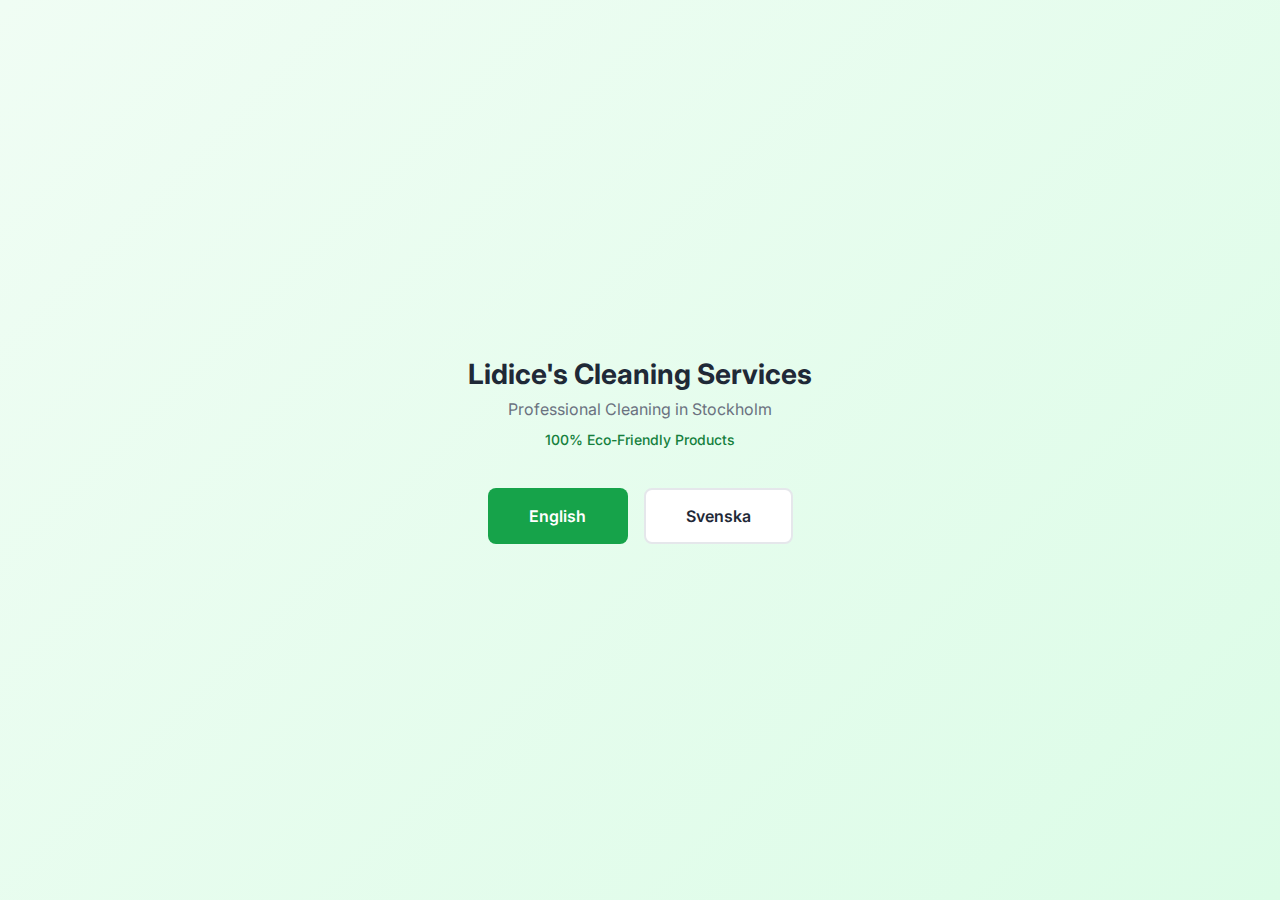
<file: docs/index.html>
<!DOCTYPE html>
<html lang="en">
<head>
    <meta charset="UTF-8">
    <meta name="viewport" content="width=device-width, initial-scale=1.0">
    <meta name="description" content="Lidice's Cleaning Services - Eco-friendly professional cleaning in Stockholm. 100% green products.">
    <title>Lidice's Cleaning Services | Stockholm</title>

    <link rel="preconnect" href="https://fonts.googleapis.com">
    <link rel="preconnect" href="https://fonts.gstatic.com" crossorigin>
    <link href="https://fonts.googleapis.com/css2?family=Inter:wght@400;500;600;700&display=swap" rel="stylesheet">

    <style>
        * {
            margin: 0;
            padding: 0;
            box-sizing: border-box;
        }

        body {
            font-family: 'Inter', -apple-system, BlinkMacSystemFont, sans-serif;
            min-height: 100vh;
            display: flex;
            align-items: center;
            justify-content: center;
            background: linear-gradient(135deg, #f0fdf4 0%, #dcfce7 100%);
        }

        .landing-container {
            text-align: center;
            padding: 3rem 2rem;
            max-width: 500px;
        }

        h1 {
            font-size: 1.75rem;
            font-weight: 700;
            color: #1f2937;
            margin-bottom: 0.5rem;
        }

        .tagline {
            color: #6b7280;
            margin-bottom: 0.75rem;
            font-size: 1rem;
        }

        .green-note {
            color: #15803d;
            font-size: 0.875rem;
            font-weight: 500;
            margin-bottom: 2.5rem;
        }

        .lang-buttons {
            display: flex;
            gap: 1rem;
            justify-content: center;
            flex-wrap: wrap;
        }

        .lang-btn {
            display: flex;
            align-items: center;
            justify-content: center;
            padding: 1rem 2.5rem;
            font-size: 1rem;
            font-weight: 600;
            text-decoration: none;
            border-radius: 8px;
            transition: all 0.2s ease;
            min-width: 140px;
        }

        .lang-btn-en {
            background: #16a34a;
            color: white;
        }

        .lang-btn-en:hover {
            background: #15803d;
            transform: translateY(-2px);
            box-shadow: 0 10px 25px rgba(22, 163, 74, 0.3);
        }

        .lang-btn-sv {
            background: white;
            color: #1f2937;
            border: 2px solid #e5e7eb;
        }

        .lang-btn-sv:hover {
            border-color: #16a34a;
            color: #16a34a;
            transform: translateY(-2px);
            box-shadow: 0 10px 25px rgba(0, 0, 0, 0.1);
        }
    </style>
</head>
<body>
    <div class="landing-container">
        <h1>Lidice's Cleaning Services</h1>
        <p class="tagline">Professional Cleaning in Stockholm</p>
        <p class="green-note">100% Eco-Friendly Products</p>

        <div class="lang-buttons">
            <a href="en/index.html" class="lang-btn lang-btn-en">English</a>
            <a href="sv/index.html" class="lang-btn lang-btn-sv">Svenska</a>
        </div>
    </div>

    <script>
        (function() {
            var savedLang = localStorage.getItem('lidice-lang');
            if (savedLang) {
                window.location.href = savedLang + '/index.html';
            }
        })();
    </script>
</body>
</html>
</file>
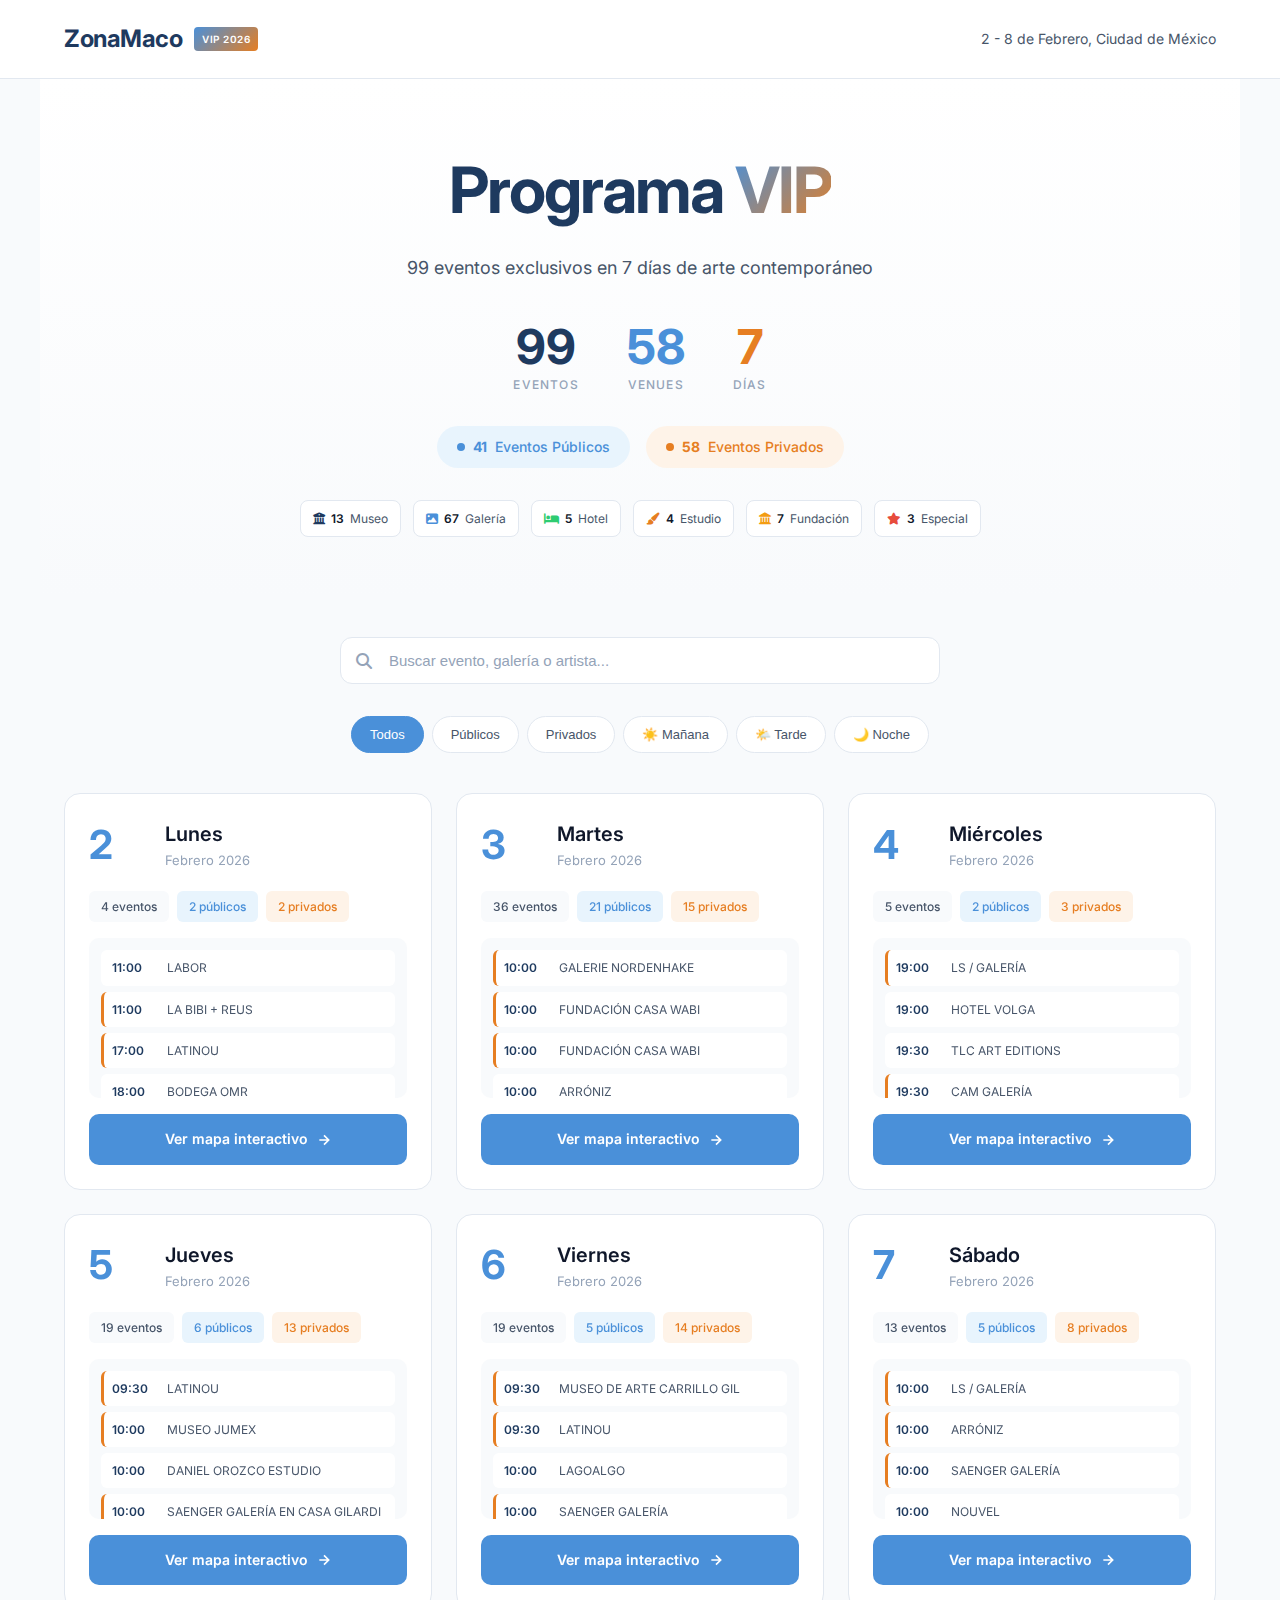
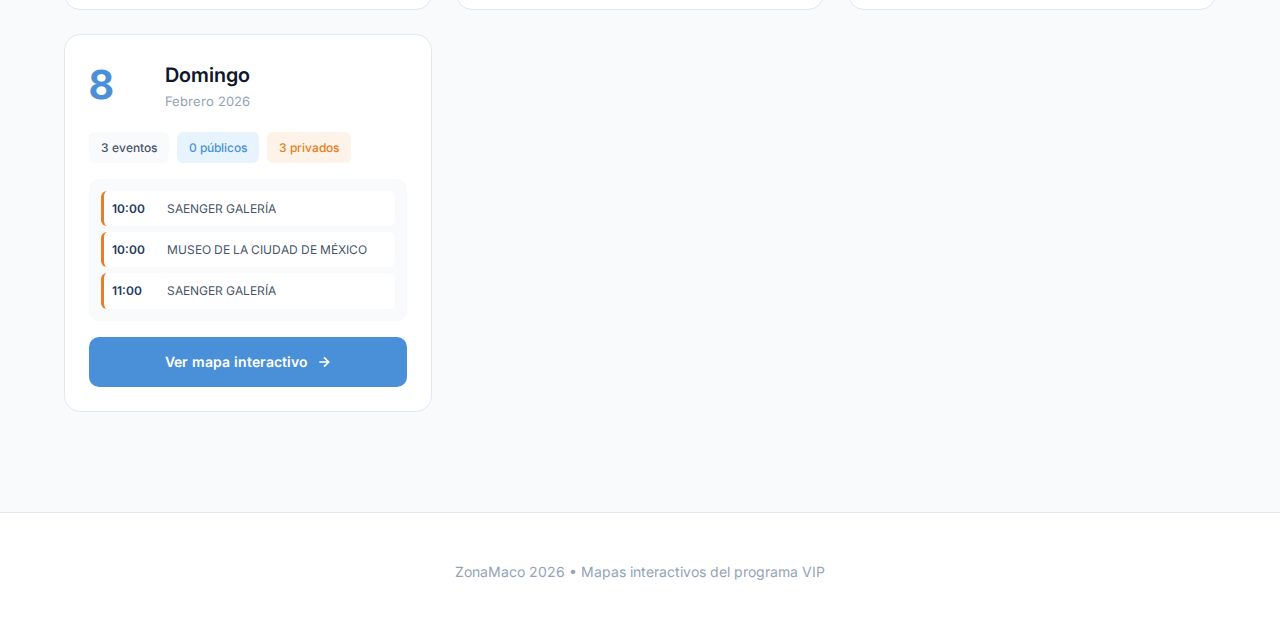
<file: maps/index.html>
<!DOCTYPE html>
<html lang="es">
<head>
    <meta charset="UTF-8">
    <meta name="viewport" content="width=device-width, initial-scale=1.0">
    <title>ZonaMaco 2026 | Programa VIP</title>
    <link rel="stylesheet" href="https://cdnjs.cloudflare.com/ajax/libs/font-awesome/6.4.0/css/all.min.css"/>
    <link rel="preconnect" href="https://fonts.googleapis.com">
    <link rel="preconnect" href="https://fonts.gstatic.com" crossorigin>
    <link href="https://fonts.googleapis.com/css2?family=Inter:wght@300;400;500;600;700&display=swap" rel="stylesheet">
    <style>
        :root {
            --white: #ffffff;
            --bg-light: #f8fafc;
            --bg-card: #ffffff;
            --border: #e2e8f0;
            --border-hover: #cbd5e1;
            --text-dark: #0f172a;
            --text-primary: #1e3a5f;
            --text-secondary: #475569;
            --text-muted: #94a3b8;
            --blue-primary: #4a90d9;
            --blue-light: #e8f4fd;
            --blue-dark: #1e3a5f;
            --orange-primary: #e67e22;
            --orange-light: #fef3e8;
            --gold: #d4a012;
            --gold-light: #fefce8;
            --shadow-sm: 0 1px 2px rgba(0,0,0,0.05);
            --shadow-md: 0 4px 12px rgba(0,0,0,0.08);
            --shadow-lg: 0 10px 40px rgba(0,0,0,0.1);
        }

        * { margin: 0; padding: 0; box-sizing: border-box; }

        body {
            font-family: 'Inter', -apple-system, BlinkMacSystemFont, sans-serif;
            background: var(--bg-light);
            color: var(--text-dark);
            line-height: 1.6;
        }

        /* Header */
        .header {
            background: var(--white);
            border-bottom: 1px solid var(--border);
            padding: 20px 0;
            position: sticky;
            top: 0;
            z-index: 100;
        }

        .header-content {
            max-width: 1200px;
            margin: 0 auto;
            padding: 0 24px;
            display: flex;
            align-items: center;
            justify-content: space-between;
        }

        .logo {
            display: flex;
            align-items: center;
            gap: 12px;
        }

        .logo-text {
            font-size: 1.5rem;
            font-weight: 700;
            color: var(--text-primary);
            letter-spacing: -0.02em;
        }

        .logo-badge {
            background: linear-gradient(135deg, var(--blue-primary), var(--orange-primary));
            color: white;
            font-size: 10px;
            font-weight: 600;
            padding: 4px 8px;
            border-radius: 4px;
            text-transform: uppercase;
            letter-spacing: 0.05em;
        }

        .header-date {
            font-size: 14px;
            color: var(--text-secondary);
        }

        /* Container */
        .container {
            max-width: 1200px;
            margin: 0 auto;
            padding: 40px 24px;
        }

        /* Hero */
        .hero {
            text-align: center;
            padding: 60px 0;
            background: linear-gradient(180deg, var(--white) 0%, var(--bg-light) 100%);
            margin: -40px -24px 40px;
            padding: 60px 24px;
        }

        .hero h1 {
            font-size: clamp(2.5rem, 6vw, 4rem);
            font-weight: 700;
            color: var(--text-primary);
            letter-spacing: -0.03em;
            margin-bottom: 12px;
        }

        .hero h1 span {
            background: linear-gradient(135deg, var(--blue-primary), var(--orange-primary));
            -webkit-background-clip: text;
            -webkit-text-fill-color: transparent;
        }

        .hero-subtitle {
            font-size: 1.125rem;
            color: var(--text-secondary);
            margin-bottom: 40px;
        }

        /* Stats */
        .stats-row {
            display: flex;
            justify-content: center;
            gap: 48px;
            margin-bottom: 32px;
        }

        .stat-item {
            text-align: center;
        }

        .stat-value {
            font-size: 3rem;
            font-weight: 700;
            line-height: 1;
            margin-bottom: 4px;
        }

        .stat-value.blue { color: var(--blue-primary); }
        .stat-value.orange { color: var(--orange-primary); }
        .stat-value.navy { color: var(--blue-dark); }

        .stat-label {
            font-size: 12px;
            color: var(--text-muted);
            text-transform: uppercase;
            letter-spacing: 0.1em;
            font-weight: 500;
        }

        /* Category Pills */
        .category-pills {
            display: flex;
            justify-content: center;
            gap: 16px;
            margin-bottom: 32px;
        }

        .category-pill {
            display: flex;
            align-items: center;
            gap: 8px;
            padding: 10px 20px;
            border-radius: 100px;
            font-size: 14px;
            font-weight: 500;
        }

        .category-pill.publico {
            background: var(--blue-light);
            color: var(--blue-primary);
        }

        .category-pill.privado {
            background: var(--orange-light);
            color: var(--orange-primary);
        }

        .category-dot {
            width: 8px;
            height: 8px;
            border-radius: 50%;
        }

        .category-dot.blue { background: var(--blue-primary); }
        .category-dot.orange { background: var(--orange-primary); }

        /* Venue Badges */
        .venue-badges {
            display: flex;
            justify-content: center;
            gap: 12px;
            flex-wrap: wrap;
        }

        .venue-badge {
            display: flex;
            align-items: center;
            gap: 6px;
            background: var(--white);
            border: 1px solid var(--border);
            padding: 8px 12px;
            border-radius: 8px;
            font-size: 12px;
            transition: all 0.2s ease;
        }

        .venue-badge:hover {
            border-color: var(--border-hover);
            box-shadow: var(--shadow-sm);
        }

        .venue-badge i { font-size: 12px; }
        .venue-count { font-weight: 600; color: var(--text-dark); }
        .venue-label { color: var(--text-secondary); }

        /* Search */
        .search-section {
            max-width: 600px;
            margin: 0 auto 32px;
        }

        .search-container {
            position: relative;
        }

        .search-input {
            width: 100%;
            padding: 14px 16px 14px 48px;
            background: var(--white);
            border: 1px solid var(--border);
            border-radius: 12px;
            font-size: 15px;
            color: var(--text-dark);
            outline: none;
            transition: all 0.2s ease;
        }

        .search-input::placeholder { color: var(--text-muted); }

        .search-input:focus {
            border-color: var(--blue-primary);
            box-shadow: 0 0 0 3px var(--blue-light);
        }

        .search-icon {
            position: absolute;
            left: 16px;
            top: 50%;
            transform: translateY(-50%);
            color: var(--text-muted);
        }

        /* Filter Tabs */
        .filter-tabs {
            display: flex;
            justify-content: center;
            gap: 8px;
            margin-bottom: 40px;
            flex-wrap: wrap;
        }

        .filter-tab {
            padding: 10px 18px;
            background: var(--white);
            border: 1px solid var(--border);
            border-radius: 100px;
            font-size: 13px;
            font-weight: 500;
            color: var(--text-secondary);
            cursor: pointer;
            transition: all 0.2s ease;
        }

        .filter-tab:hover {
            border-color: var(--border-hover);
            color: var(--text-dark);
        }

        .filter-tab.active {
            background: var(--blue-primary);
            border-color: var(--blue-primary);
            color: white;
        }

        /* Days Grid */
        .days-grid {
            display: grid;
            grid-template-columns: repeat(auto-fill, minmax(340px, 1fr));
            gap: 24px;
        }

        .day-card {
            background: var(--white);
            border: 1px solid var(--border);
            border-radius: 16px;
            padding: 24px;
            transition: all 0.3s ease;
        }

        .day-card:hover {
            border-color: var(--blue-primary);
            box-shadow: var(--shadow-lg);
            transform: translateY(-4px);
        }

        .day-card-header {
            display: flex;
            align-items: center;
            gap: 16px;
            margin-bottom: 20px;
        }

        .day-number {
            font-size: 2.5rem;
            font-weight: 700;
            color: var(--blue-primary);
            line-height: 1;
            min-width: 60px;
        }

        .day-info { flex: 1; }

        .day-name {
            font-size: 1.25rem;
            font-weight: 600;
            color: var(--text-dark);
        }

        .day-month {
            font-size: 13px;
            color: var(--text-muted);
        }

        .day-card-stats {
            display: flex;
            gap: 8px;
            margin-bottom: 16px;
            flex-wrap: wrap;
        }

        .stat-pill {
            padding: 6px 12px;
            border-radius: 6px;
            font-size: 12px;
            font-weight: 500;
        }

        .stat-pill.total {
            background: var(--bg-light);
            color: var(--text-secondary);
        }

        .stat-pill.publico {
            background: var(--blue-light);
            color: var(--blue-primary);
        }

        .stat-pill.privado {
            background: var(--orange-light);
            color: var(--orange-primary);
        }

        .day-card-preview {
            background: var(--bg-light);
            border-radius: 10px;
            padding: 12px;
            margin-bottom: 16px;
            max-height: 160px;
            overflow-y: auto;
        }

        .preview-event {
            display: flex;
            align-items: center;
            gap: 10px;
            padding: 8px;
            background: var(--white);
            border-radius: 6px;
            margin-bottom: 6px;
            border-left: 3px solid transparent;
        }

        .preview-event:last-child { margin-bottom: 0; }

        .preview-event.publico { border-left-color: var(--blue-primary); }
        .preview-event.privado { border-left-color: var(--orange-primary); }

        .preview-time {
            font-size: 12px;
            font-weight: 600;
            color: var(--text-primary);
            min-width: 45px;
        }

        .preview-title {
            font-size: 12px;
            color: var(--text-secondary);
            white-space: nowrap;
            overflow: hidden;
            text-overflow: ellipsis;
        }

        .day-card-link {
            display: flex;
            align-items: center;
            justify-content: center;
            gap: 8px;
            padding: 14px;
            background: var(--blue-primary);
            border-radius: 10px;
            color: white;
            text-decoration: none;
            font-weight: 600;
            font-size: 14px;
            transition: all 0.2s ease;
        }

        .day-card-link:hover {
            background: var(--blue-dark);
            transform: scale(1.02);
        }

        /* Footer */
        footer {
            text-align: center;
            padding: 48px 24px;
            border-top: 1px solid var(--border);
            margin-top: 60px;
            background: var(--white);
        }

        .footer-text {
            color: var(--text-muted);
            font-size: 14px;
        }

        /* Responsive */
        @media (max-width: 768px) {
            .stats-row { gap: 24px; }
            .stat-value { font-size: 2rem; }
            .days-grid { grid-template-columns: 1fr; }
            .header-date { display: none; }
        }

        /* Scrollbar */
        ::-webkit-scrollbar { width: 6px; }
        ::-webkit-scrollbar-track { background: var(--bg-light); }
        ::-webkit-scrollbar-thumb { background: var(--border); border-radius: 3px; }
    </style>
</head>
<body>
    <header class="header">
        <div class="header-content">
            <div class="logo">
                <span class="logo-text">ZonaMaco</span>
                <span class="logo-badge">VIP 2026</span>
            </div>
            <div class="header-date">2 - 8 de Febrero, Ciudad de México</div>
        </div>
    </header>

    <div class="container">
        <section class="hero">
            <h1>Programa <span>VIP</span></h1>
            <p class="hero-subtitle">99 eventos exclusivos en 7 días de arte contemporáneo</p>

            <div class="stats-row">
                <div class="stat-item">
                    <div class="stat-value navy">99</div>
                    <div class="stat-label">Eventos</div>
                </div>
                <div class="stat-item">
                    <div class="stat-value blue">58</div>
                    <div class="stat-label">Venues</div>
                </div>
                <div class="stat-item">
                    <div class="stat-value orange">7</div>
                    <div class="stat-label">Días</div>
                </div>
            </div>

            <div class="category-pills">
                <div class="category-pill publico">
                    <span class="category-dot blue"></span>
                    <strong>41</strong> Eventos Públicos
                </div>
                <div class="category-pill privado">
                    <span class="category-dot orange"></span>
                    <strong>58</strong> Eventos Privados
                </div>
            </div>

            <div class="venue-badges">
                
                <div class="venue-badge">
                    <i class="fa fa-university" style="color: #1e3a5f;"></i>
                    <span class="venue-count">13</span>
                    <span class="venue-label">Museo</span>
                </div>
            
                <div class="venue-badge">
                    <i class="fa fa-image" style="color: #4a90d9;"></i>
                    <span class="venue-count">67</span>
                    <span class="venue-label">Galería</span>
                </div>
            
                <div class="venue-badge">
                    <i class="fa fa-bed" style="color: #2ecc71;"></i>
                    <span class="venue-count">5</span>
                    <span class="venue-label">Hotel</span>
                </div>
            
                <div class="venue-badge">
                    <i class="fa fa-paint-brush" style="color: #e67e22;"></i>
                    <span class="venue-count">4</span>
                    <span class="venue-label">Estudio</span>
                </div>
            
                <div class="venue-badge">
                    <i class="fa fa-landmark" style="color: #f39c12;"></i>
                    <span class="venue-count">7</span>
                    <span class="venue-label">Fundación</span>
                </div>
            
                <div class="venue-badge">
                    <i class="fa fa-star" style="color: #e74c3c;"></i>
                    <span class="venue-count">3</span>
                    <span class="venue-label">Especial</span>
                </div>
            
            </div>
        </section>

        <div class="search-section">
            <div class="search-container">
                <i class="fas fa-search search-icon"></i>
                <input type="text" class="search-input" id="searchInput" placeholder="Buscar evento, galería o artista...">
            </div>
        </div>

        <div class="filter-tabs">
            <button class="filter-tab active" data-filter="all">Todos</button>
            <button class="filter-tab" data-filter="publico">Públicos</button>
            <button class="filter-tab" data-filter="privado">Privados</button>
            <button class="filter-tab" data-filter="morning">☀️ Mañana</button>
            <button class="filter-tab" data-filter="afternoon">🌤️ Tarde</button>
            <button class="filter-tab" data-filter="evening">🌙 Noche</button>
        </div>

        <div class="days-grid">
            
            <div class="day-card" data-day="0" data-filename="2026-02-02_Lunes.html">
                <div class="day-card-header">
                    <div class="day-number">2</div>
                    <div class="day-info">
                        <div class="day-name">Lunes</div>
                        <div class="day-month">Febrero 2026</div>
                    </div>
                </div>
                <div class="day-card-stats">
                    <div class="stat-pill total">4 eventos</div>
                    <div class="stat-pill publico">2 públicos</div>
                    <div class="stat-pill privado">2 privados</div>
                </div>
                <div class="day-card-preview" id="preview-0"></div>
                <a href="2026-02-02_Lunes.html" class="day-card-link">
                    Ver mapa interactivo
                    <svg width="16" height="16" viewBox="0 0 24 24" fill="none" stroke="currentColor" stroke-width="2.5">
                        <path d="M5 12h14M12 5l7 7-7 7"/>
                    </svg>
                </a>
            </div>
        
            <div class="day-card" data-day="1" data-filename="2026-02-03_Martes.html">
                <div class="day-card-header">
                    <div class="day-number">3</div>
                    <div class="day-info">
                        <div class="day-name">Martes</div>
                        <div class="day-month">Febrero 2026</div>
                    </div>
                </div>
                <div class="day-card-stats">
                    <div class="stat-pill total">36 eventos</div>
                    <div class="stat-pill publico">21 públicos</div>
                    <div class="stat-pill privado">15 privados</div>
                </div>
                <div class="day-card-preview" id="preview-1"></div>
                <a href="2026-02-03_Martes.html" class="day-card-link">
                    Ver mapa interactivo
                    <svg width="16" height="16" viewBox="0 0 24 24" fill="none" stroke="currentColor" stroke-width="2.5">
                        <path d="M5 12h14M12 5l7 7-7 7"/>
                    </svg>
                </a>
            </div>
        
            <div class="day-card" data-day="2" data-filename="2026-02-04_Miércoles.html">
                <div class="day-card-header">
                    <div class="day-number">4</div>
                    <div class="day-info">
                        <div class="day-name">Miércoles</div>
                        <div class="day-month">Febrero 2026</div>
                    </div>
                </div>
                <div class="day-card-stats">
                    <div class="stat-pill total">5 eventos</div>
                    <div class="stat-pill publico">2 públicos</div>
                    <div class="stat-pill privado">3 privados</div>
                </div>
                <div class="day-card-preview" id="preview-2"></div>
                <a href="2026-02-04_Miércoles.html" class="day-card-link">
                    Ver mapa interactivo
                    <svg width="16" height="16" viewBox="0 0 24 24" fill="none" stroke="currentColor" stroke-width="2.5">
                        <path d="M5 12h14M12 5l7 7-7 7"/>
                    </svg>
                </a>
            </div>
        
            <div class="day-card" data-day="3" data-filename="2026-02-05_Jueves.html">
                <div class="day-card-header">
                    <div class="day-number">5</div>
                    <div class="day-info">
                        <div class="day-name">Jueves</div>
                        <div class="day-month">Febrero 2026</div>
                    </div>
                </div>
                <div class="day-card-stats">
                    <div class="stat-pill total">19 eventos</div>
                    <div class="stat-pill publico">6 públicos</div>
                    <div class="stat-pill privado">13 privados</div>
                </div>
                <div class="day-card-preview" id="preview-3"></div>
                <a href="2026-02-05_Jueves.html" class="day-card-link">
                    Ver mapa interactivo
                    <svg width="16" height="16" viewBox="0 0 24 24" fill="none" stroke="currentColor" stroke-width="2.5">
                        <path d="M5 12h14M12 5l7 7-7 7"/>
                    </svg>
                </a>
            </div>
        
            <div class="day-card" data-day="4" data-filename="2026-02-06_Viernes.html">
                <div class="day-card-header">
                    <div class="day-number">6</div>
                    <div class="day-info">
                        <div class="day-name">Viernes</div>
                        <div class="day-month">Febrero 2026</div>
                    </div>
                </div>
                <div class="day-card-stats">
                    <div class="stat-pill total">19 eventos</div>
                    <div class="stat-pill publico">5 públicos</div>
                    <div class="stat-pill privado">14 privados</div>
                </div>
                <div class="day-card-preview" id="preview-4"></div>
                <a href="2026-02-06_Viernes.html" class="day-card-link">
                    Ver mapa interactivo
                    <svg width="16" height="16" viewBox="0 0 24 24" fill="none" stroke="currentColor" stroke-width="2.5">
                        <path d="M5 12h14M12 5l7 7-7 7"/>
                    </svg>
                </a>
            </div>
        
            <div class="day-card" data-day="5" data-filename="2026-02-07_Sábado.html">
                <div class="day-card-header">
                    <div class="day-number">7</div>
                    <div class="day-info">
                        <div class="day-name">Sábado</div>
                        <div class="day-month">Febrero 2026</div>
                    </div>
                </div>
                <div class="day-card-stats">
                    <div class="stat-pill total">13 eventos</div>
                    <div class="stat-pill publico">5 públicos</div>
                    <div class="stat-pill privado">8 privados</div>
                </div>
                <div class="day-card-preview" id="preview-5"></div>
                <a href="2026-02-07_Sábado.html" class="day-card-link">
                    Ver mapa interactivo
                    <svg width="16" height="16" viewBox="0 0 24 24" fill="none" stroke="currentColor" stroke-width="2.5">
                        <path d="M5 12h14M12 5l7 7-7 7"/>
                    </svg>
                </a>
            </div>
        
            <div class="day-card" data-day="6" data-filename="2026-02-08_Domingo.html">
                <div class="day-card-header">
                    <div class="day-number">8</div>
                    <div class="day-info">
                        <div class="day-name">Domingo</div>
                        <div class="day-month">Febrero 2026</div>
                    </div>
                </div>
                <div class="day-card-stats">
                    <div class="stat-pill total">3 eventos</div>
                    <div class="stat-pill publico">0 públicos</div>
                    <div class="stat-pill privado">3 privados</div>
                </div>
                <div class="day-card-preview" id="preview-6"></div>
                <a href="2026-02-08_Domingo.html" class="day-card-link">
                    Ver mapa interactivo
                    <svg width="16" height="16" viewBox="0 0 24 24" fill="none" stroke="currentColor" stroke-width="2.5">
                        <path d="M5 12h14M12 5l7 7-7 7"/>
                    </svg>
                </a>
            </div>
        
        </div>
    </div>

    <footer>
        <p class="footer-text">ZonaMaco 2026 • Mapas interactivos del programa VIP</p>
    </footer>

    <script>
        const events = [{"date": "2026-02-02T11:00:00", "time": "11:00", "organizer": "LABOR", "title": "Inauguración 'A Espessura dos Días' - Eduardo Berliner", "description": "La primera exposición del artista carioca Eduardo Berliner en Labor.", "category": "Público", "neighborhood": "Roma Norte", "venue_type": "gallery", "time_period": "morning"}, {"date": "2026-02-02T11:00:00", "time": "11:00", "organizer": "LA BIBI + REUS", "title": "Almuerzo y experiencia artística en Hacienda Acamilpa", "description": "Almuerzo exclusivo y experiencia artística en el marco de ZonaMaco.", "category": "Privado", "neighborhood": "Morelos", "venue_type": "special", "time_period": "morning"}, {"date": "2026-02-02T17:00:00", "time": "17:00", "organizer": "LATINOU", "title": "Exposición individual de Chavis Mármol", "description": "Chavis Mármol regresa al color con mezcla de materiales y texturas únicas.", "category": "Privado", "neighborhood": "Roma Norte", "venue_type": "gallery", "time_period": "afternoon"}, {"date": "2026-02-02T18:00:00", "time": "18:00", "organizer": "BODEGA OMR", "title": "Inauguración 'Dorian Ulises: Mexicano'", "description": "Nueva exposición de Dorian Ulises.", "category": "Público", "neighborhood": "Roma Sur", "venue_type": "gallery", "time_period": "evening"}, {"date": "2026-02-03T10:00:00", "time": "10:00", "organizer": "GALERIE NORDENHAKE", "title": "Exposición individual de Sarah Crowner", "description": "Exhibición individual de la artista estadounidense Sarah Crowner.", "category": "Privado", "neighborhood": "Roma Norte", "venue_type": "gallery", "time_period": "morning"}, {"date": "2026-02-03T10:00:00", "time": "10:00", "organizer": "FUNDACIÓN CASA WABI", "title": "Mesa de Centro - Cristina Umaña", "description": "Obra nueva de la artista colombiana Cristina Umaña, curada por Andrea Bustillos.", "category": "Privado", "neighborhood": "Roma Norte", "venue_type": "foundation", "time_period": "morning"}, {"date": "2026-02-03T10:00:00", "time": "10:00", "organizer": "FUNDACIÓN CASA WABI", "title": "Cristalización Especular - María Naidich", "description": "Obra nueva de María Naidich en la terraza de Casa Wabi CDMX.", "category": "Privado", "neighborhood": "Roma Norte", "venue_type": "foundation", "time_period": "morning"}, {"date": "2026-02-03T10:00:00", "time": "10:00", "organizer": "ARRÓNIZ", "title": "Inauguración: Madeline Jiménez, Ria Bosman, Karlo Andrei Ibarra", "description": "Tres exposiciones simultáneas de artistas internacionales.", "category": "Público", "neighborhood": "Roma Norte", "venue_type": "gallery", "time_period": "morning"}, {"date": "2026-02-03T10:00:00", "time": "10:00", "organizer": "FUNDACIÓN CASA WABI", "title": "Sísifo Dichoso - Bosco Sodi", "description": "La obra de Bosco Sodi habita el esfuerzo eterno del mito de Sísifo.", "category": "Privado", "neighborhood": "Roma Norte", "venue_type": "foundation", "time_period": "morning"}, {"date": "2026-02-03T10:00:00", "time": "10:00", "organizer": "GATHERING", "title": "Visita privada al estudio de Stefan Brüggemann", "description": "Acceso exclusivo al espacio de trabajo del artista.", "category": "Privado", "neighborhood": "Roma Norte", "venue_type": "studio", "time_period": "morning"}, {"date": "2026-02-03T10:00:00", "time": "10:00", "organizer": "SAENGER GALERÍA", "title": "Visita guiada: Gregor Hildebrandt en Casa Gilardi", "description": "La arquitectura de Barragán en diálogo con la obra de Hildebrandt.", "category": "Privado", "neighborhood": "Roma Norte", "venue_type": "gallery", "time_period": "morning"}, {"date": "2026-02-03T11:00:00", "time": "11:00", "organizer": "BANDA MUNICIPAL", "title": "Inauguración 'Sol Nocturno' - Renata Cassiano Álvarez", "description": "Últimas obras de la artista mexicana.", "category": "Público", "neighborhood": "Roma Norte", "venue_type": "gallery", "time_period": "morning"}, {"date": "2026-02-03T11:00:00", "time": "11:00", "organizer": "SAENGER GALERÍA", "title": "Visita guiada: Yoab Vera y Diego Rivera", "description": "Paisajes marinos y las puestas de sol en Acapulco.", "category": "Privado", "neighborhood": "Roma Norte", "venue_type": "gallery", "time_period": "morning"}, {"date": "2026-02-03T11:00:00", "time": "11:00", "organizer": "ALEJANDRA TOPETE GALLERY", "title": "Performance callejero de Randy Shull", "description": "Performance para inaugurar 'I Have Never Worn a Watch'.", "category": "Público", "neighborhood": "Roma Norte", "venue_type": "gallery", "time_period": "morning"}, {"date": "2026-02-03T11:00:00", "time": "11:00", "organizer": "SORONDO PROJECTS", "title": "Sorondo x Adhesivo", "description": "Dos galerías fundadas por mujeres venezolanas se unen.", "category": "Público", "neighborhood": "Roma Norte", "venue_type": "gallery", "time_period": "morning"}, {"date": "2026-02-03T12:00:00", "time": "12:00", "organizer": "FUNDACIÓN CASA WABI", "title": "Mesa de Centro (horario público)", "description": "Exposición abierta al público.", "category": "Público", "neighborhood": "Roma Norte", "venue_type": "foundation", "time_period": "afternoon"}, {"date": "2026-02-03T12:00:00", "time": "12:00", "organizer": "FUNDACIÓN CASA WABI", "title": "Cristalización Especular (horario público)", "description": "Exposición abierta al público.", "category": "Público", "neighborhood": "Roma Norte", "venue_type": "foundation", "time_period": "afternoon"}, {"date": "2026-02-03T12:00:00", "time": "12:00", "organizer": "TRAVESÍA CUATRO", "title": "Inauguración: Tania Pérez Córdova", "description": "Exposición individual de la artista.", "category": "Privado", "neighborhood": "Roma Norte", "venue_type": "gallery", "time_period": "afternoon"}, {"date": "2026-02-03T12:00:00", "time": "12:00", "organizer": "MARIANE IBRAHIM", "title": "Exposición individual de Carmen Neely", "description": "Primera presentación en México de Carmen Neely.", "category": "Público", "neighborhood": "Roma Norte", "venue_type": "gallery", "time_period": "afternoon"}, {"date": "2026-02-03T12:00:00", "time": "12:00", "organizer": "ALEJANDRA TOPETE GALLERY", "title": "'I Have Never Worn a Watch' - Randy Shull", "description": "Exposición del artista estadounidense.", "category": "Público", "neighborhood": "Roma Norte", "venue_type": "gallery", "time_period": "afternoon"}, {"date": "2026-02-03T12:10:00", "time": "12:10", "organizer": "FUNDACIÓN CASA WABI", "title": "Sísifo Dichoso (horario público)", "description": "Exposición abierta al público.", "category": "Público", "neighborhood": "Roma Norte", "venue_type": "foundation", "time_period": "afternoon"}, {"date": "2026-02-03T16:00:00", "time": "16:00", "organizer": "GEORGINA POUNDS GALLERY EN CASA LAMM", "title": "'Paraíso de Monstruos' - Vanessa Raw", "description": "Pinturas de la artista en Casa Lamm.", "category": "Privado", "neighborhood": "Roma Norte", "venue_type": "gallery", "time_period": "afternoon"}, {"date": "2026-02-03T16:00:00", "time": "16:00", "organizer": "PROYECTOS MONCLOVA GALLERY", "title": "Inauguración: Macaparana, Juan Parada, Gabriel Garcilazo", "description": "Exposición colectiva.", "category": "Público", "neighborhood": "Roma Norte", "venue_type": "gallery", "time_period": "afternoon"}, {"date": "2026-02-03T17:00:00", "time": "17:00", "organizer": "ALMANAQUE FOTOGRÁFICA", "title": "'Madre Tierra' - Exposición colectiva", "description": "Fotografía contemporánea de artistas destacados.", "category": "Público", "neighborhood": "Roma Norte", "venue_type": "gallery", "time_period": "afternoon"}, {"date": "2026-02-03T17:00:00", "time": "17:00", "organizer": "TEREZA DIAQUE LA LAGUNA TALLER ÁNFORA \"LA MEJOR\"", "title": "Presentación de Krytzia Dabdoub", "description": "Presentación de la artista.", "category": "Público", "neighborhood": "Roma Norte", "venue_type": "studio", "time_period": "afternoon"}, {"date": "2026-02-03T17:00:00", "time": "17:00", "organizer": "GALERÍA DE ARTE MEXICANO GAM", "title": "'Extreme Words' - Stefan Brüggemann", "description": "Nueva exposición del artista conceptual.", "category": "Público", "neighborhood": "Juárez", "venue_type": "gallery", "time_period": "afternoon"}, {"date": "2026-02-03T17:00:00", "time": "17:00", "organizer": "CUERNAVACA3", "title": "Inauguración de Cuernavaca3", "description": "Nueva fundación del coleccionista Jeff Magid.", "category": "Privado", "neighborhood": "Roma Norte", "venue_type": "special", "time_period": "afternoon"}, {"date": "2026-02-03T18:00:00", "time": "18:00", "organizer": "PROYECTO H", "title": "Inauguración: Pablo Armesto, Patrick Hughes, José Romussi", "description": "Tres exposiciones y residencia artística.", "category": "Privado", "neighborhood": "Roma Norte", "venue_type": "gallery", "time_period": "evening"}, {"date": "2026-02-03T18:00:00", "time": "18:00", "organizer": "GALERIE NORDENHAKE", "title": "'Loose Geometries' - Selección de Sarah Crowner", "description": "Obras históricas curadas por la artista.", "category": "Privado", "neighborhood": "Roma Norte", "venue_type": "gallery", "time_period": "evening"}, {"date": "2026-02-03T18:00:00", "time": "18:00", "organizer": "KURIMANZUTTO", "title": "Preview: Oscar Murillo 'El Pozo de Agua'", "description": "Adelanto de la nueva exposición.", "category": "Público", "neighborhood": "San Miguel Chapultepec", "venue_type": "gallery", "time_period": "evening"}, {"date": "2026-02-03T18:00:00", "time": "18:00", "organizer": "GALERÍA KAREN HUBER", "title": "'Goodbye Ebony Horse' - Ian Grose + 'Rise and Shine'", "description": "Dos exposiciones simultáneas.", "category": "Público", "neighborhood": "Roma Norte", "venue_type": "gallery", "time_period": "evening"}, {"date": "2026-02-03T18:00:00", "time": "18:00", "organizer": "GALERÍA DANIELA ELBAHARA", "title": "Exposición individual de Hugo Robledo", "description": "Pinturas y cerámicas entre lo físico y lo mental.", "category": "Público", "neighborhood": "Roma Norte", "venue_type": "gallery", "time_period": "evening"}, {"date": "2026-02-03T18:00:00", "time": "18:00", "organizer": "GALERÍA ENRIQUE GUERRERO", "title": "'Néctar' - Fernanda Caballero", "description": "Segunda exposición personal de la artista.", "category": "Público", "neighborhood": "Roma Norte", "venue_type": "gallery", "time_period": "evening"}, {"date": "2026-02-03T18:00:00", "time": "18:00", "organizer": "DANIEL OROZCO ESTUDIO", "title": "Subasta benéfica para LADLE", "description": "Piezas intervenidas por diversos artistas.", "category": "Privado", "neighborhood": "Roma Norte", "venue_type": "studio", "time_period": "evening"}, {"date": "2026-02-03T18:00:00", "time": "18:00", "organizer": "PUG SEAL", "title": "Subasta de arte curada", "description": "Piezas selectas en torno a los hoteles Pug Seal.", "category": "Público", "neighborhood": "Roma Norte", "venue_type": "hotel", "time_period": "evening"}, {"date": "2026-02-03T18:00:00", "time": "18:00", "organizer": "OMR", "title": "Inauguración: Marcel Dzama y Leonora Carrington", "description": "Diálogo entre dos universos artísticos.", "category": "Público", "neighborhood": "Roma Norte", "venue_type": "gallery", "time_period": "evening"}, {"date": "2026-02-03T18:00:00", "time": "18:00", "organizer": "GALERÍA RGR", "title": "Inauguración: Roberto Matta", "description": "Primera vez de la obra de Matta en RGR.", "category": "Público", "neighborhood": "Roma Norte", "venue_type": "gallery", "time_period": "evening"}, {"date": "2026-02-03T19:00:00", "time": "19:00", "organizer": "RICARDO REYES", "title": "'Serenísimo Pop' - Salustiano", "description": "Pintura y obras en papel del artista sevillano.", "category": "Público", "neighborhood": "Roma Norte", "venue_type": "gallery", "time_period": "evening"}, {"date": "2026-02-03T19:00:00", "time": "19:00", "organizer": "HOTEL ALEXANDER X CAM GALERÍA", "title": "Pop-up Alejandra España en Caviar Bar", "description": "Exhibición activa toda la semana.", "category": "Privado", "neighborhood": "Condesa", "venue_type": "hotel", "time_period": "evening"}, {"date": "2026-02-03T20:30:00", "time": "20:30", "organizer": "GALERIE NORDENHAKE", "title": "Cena de inauguración 'Loose Geometries'", "description": "Cena exclusiva para coleccionistas.", "category": "Privado", "neighborhood": "Roma Norte", "venue_type": "gallery", "time_period": "evening"}, {"date": "2026-02-04T19:00:00", "time": "19:00", "organizer": "LS / GALERÍA", "title": "'Echoes of the Unseen' - Carrington, Lempicka, Costa, Carrillo", "description": "Creadoras que transformaron el arte.", "category": "Privado", "neighborhood": "Roma Norte", "venue_type": "gallery", "time_period": "evening"}, {"date": "2026-02-04T19:00:00", "time": "19:00", "organizer": "HOTEL VOLGA", "title": "Cóctel de kickoff ZonaMaco", "description": "Inicio oficial de la semana en Hotel Volga.", "category": "Público", "neighborhood": "Roma Norte", "venue_type": "hotel", "time_period": "evening"}, {"date": "2026-02-04T19:30:00", "time": "19:30", "organizer": "TLC ART EDITIONS", "title": "TLC Art Editions en Artemis Project", "description": "Graciela Iturbide, Jan Hendrix y más.", "category": "Público", "neighborhood": "Roma Norte", "venue_type": "gallery", "time_period": "evening"}, {"date": "2026-02-04T19:30:00", "time": "19:30", "organizer": "CAM GALERÍA", "title": "'Túnel y Vislumbre' - Alejandra España", "description": "Obra inédita curada por Charles Moore.", "category": "Privado", "neighborhood": "Roma Norte", "venue_type": "gallery", "time_period": "evening"}, {"date": "2026-02-04T20:00:00", "time": "20:00", "organizer": "MUSEO DE ARTE MODERNO", "title": "Pre-inauguración: Rafael Lozano-Hemmer 'Jardín Inconcluso'", "description": "Paseo nocturno por la instalación.", "category": "Privado", "neighborhood": "Chapultepec", "venue_type": "museum", "time_period": "evening"}, {"date": "2026-02-05T09:30:00", "time": "09:30", "organizer": "LATINOU", "title": "Visita al estudio de Chavis Mármol + desayuno", "description": "Recorrido exclusivo para coleccionistas.", "category": "Privado", "neighborhood": "Roma Norte", "venue_type": "gallery", "time_period": "morning"}, {"date": "2026-02-05T10:00:00", "time": "10:00", "organizer": "MUSEO JUMEX", "title": "Recorridos guiados + firma: Gabriel de la Mora", "description": "Presentación del catálogo 'La Petite Mort'.", "category": "Privado", "neighborhood": "Polanco", "venue_type": "museum", "time_period": "morning"}, {"date": "2026-02-05T10:00:00", "time": "10:00", "organizer": "DANIEL OROZCO ESTUDIO", "title": "Showroom abierto al público", "description": "Visita al showroom del estudio.", "category": "Público", "neighborhood": "Roma Norte", "venue_type": "studio", "time_period": "morning"}, {"date": "2026-02-05T10:00:00", "time": "10:00", "organizer": "SAENGER GALERÍA EN CASA GILARDI", "title": "Visita guiada: Gregor Hildebrandt", "description": "La música como silencio y materia.", "category": "Privado", "neighborhood": "San Miguel Chapultepec", "venue_type": "gallery", "time_period": "morning"}, {"date": "2026-02-05T10:00:00", "time": "10:00", "organizer": "GALERIE NORDENHAKE", "title": "Exposición: Sarah Crowner", "description": "Exhibición individual de la artista.", "category": "Privado", "neighborhood": "Roma Norte", "venue_type": "gallery", "time_period": "morning"}, {"date": "2026-02-05T10:00:00", "time": "10:00", "organizer": "SAENGER GALERÍA", "title": "Visita al estudio de Robert Janitz", "description": "Nómada entre NY y CDMX.", "category": "Privado", "neighborhood": "Roma Norte", "venue_type": "gallery", "time_period": "morning"}, {"date": "2026-02-05T10:30:00", "time": "10:30", "organizer": "AMBAR QUIJANO", "title": "Visita al estudio de Mariana Paniagua", "description": "Trayectoria sólida y presencia institucional.", "category": "Privado", "neighborhood": "Roma Norte", "venue_type": "gallery", "time_period": "morning"}, {"date": "2026-02-05T11:00:00", "time": "11:00", "organizer": "SAENGER GALERÍA EN MUSEO DOLORES OLMEDO", "title": "Visitas guiadas: Yoab Vera y Diego Rivera", "description": "Paisajes y puestas de sol.", "category": "Privado", "neighborhood": "Xochimilco", "venue_type": "gallery", "time_period": "morning"}, {"date": "2026-02-05T11:00:00", "time": "11:00", "organizer": "SALA DE ARTE PÚBLICO SIQUEIROS", "title": "'Fusiones' + performance Valentina Díaz", "description": "El legado de Siqueiros explorado.", "category": "Público", "neighborhood": "Polanco", "venue_type": "museum", "time_period": "morning"}, {"date": "2026-02-05T12:00:00", "time": "12:00", "organizer": "GALERÍA RODRIGO RIVERO LAKE", "title": "Visita guiada: colección privada", "description": "Elementos arquitectónicos de la época virreinal.", "category": "Privado", "neighborhood": "Centro", "venue_type": "gallery", "time_period": "afternoon"}, {"date": "2026-02-05T12:00:00", "time": "12:00", "organizer": "MUSEO DEL PALACIO DE BELLAS ARTES", "title": "'Colosos' - Intervención de Diego Vega", "description": "Coreografía del laboratorio Cuerpos Arquitectos.", "category": "Público", "neighborhood": "Centro", "venue_type": "museum", "time_period": "afternoon"}, {"date": "2026-02-05T18:00:00", "time": "18:00", "organizer": "PUG SEAL", "title": "Cóctel + performance para expositores EJES", "description": "Arts, drinks and fun.", "category": "Privado", "neighborhood": "Roma Norte", "venue_type": "hotel", "time_period": "evening"}, {"date": "2026-02-05T19:00:00", "time": "19:00", "organizer": "LS / GALERÍA", "title": "Cena 25 aniversario", "description": "Un cuarto de siglo dedicado al arte.", "category": "Privado", "neighborhood": "Roma Norte", "venue_type": "gallery", "time_period": "evening"}, {"date": "2026-02-05T19:00:00", "time": "19:00", "organizer": "MUSEO DE ARTE MODERNO", "title": "'Pánico en el Interior Externo' - Conversación", "description": "Con Lozano-Hemmer, Medina, Szántó.", "category": "Privado", "neighborhood": "Chapultepec", "venue_type": "museum", "time_period": "evening"}, {"date": "2026-02-05T19:00:00", "time": "19:00", "organizer": "MUSEO UNIVERSITARIO DEL CHOPO", "title": "'San Pedro - Carrera de Patos' - Elyla", "description": "Monólogo teatral con música en vivo.", "category": "Privado", "neighborhood": "Santa María la Ribera", "venue_type": "museum", "time_period": "evening"}, {"date": "2026-02-05T19:30:00", "time": "19:30", "organizer": "GALERÍA ANA TEJEDA", "title": "Recorrido curatorial: Karen Cordero Reiman", "description": "Exposición colectiva de artistas.", "category": "Público", "neighborhood": "Roma Norte", "venue_type": "gallery", "time_period": "evening"}, {"date": "2026-02-05T19:30:00", "time": "19:30", "organizer": "HOTEL ALEXANDER", "title": "Pop-up: Marcos Cojab", "description": "Esculturas y gráficas con humor y simbolismo.", "category": "Público", "neighborhood": "Condesa", "venue_type": "hotel", "time_period": "evening"}, {"date": "2026-02-05T20:00:00", "time": "20:00", "organizer": "JOVIAN FINE ART", "title": "'Umbrales' - Nicolás Beltrán y Kevin Artavia", "description": "Inauguración de Roma Sur, Proyectos Curatoriales.", "category": "Público", "neighborhood": "Roma Sur", "venue_type": "gallery", "time_period": "evening"}, {"date": "2026-02-05T20:00:00", "time": "20:00", "organizer": "ALMANAQUE FOTOGRÁFICA", "title": "Cóctel 10 aniversario - Madre Tierra", "description": "Celebración de una década de fotografía.", "category": "Privado", "neighborhood": "Roma Norte", "venue_type": "gallery", "time_period": "evening"}, {"date": "2026-02-06T09:30:00", "time": "09:30", "organizer": "MUSEO DE ARTE CARRILLO GIL", "title": "Brunch MACG + recorridos", "description": "Gerzso, Botánica de Asfalto, y más.", "category": "Privado", "neighborhood": "San Ángel", "venue_type": "museum", "time_period": "morning"}, {"date": "2026-02-06T09:30:00", "time": "09:30", "organizer": "LATINOU", "title": "Visita al estudio de Raúl Cordero", "description": "Visión íntima del proceso creativo.", "category": "Privado", "neighborhood": "Roma Norte", "venue_type": "gallery", "time_period": "morning"}, {"date": "2026-02-06T10:00:00", "time": "10:00", "organizer": "LAGOALGO", "title": "'Alucinaciones' + 'Rafa Esparza: Juntxs'", "description": "Trevor Paglen, Troika y Rafa Esparza.", "category": "Público", "neighborhood": "Chapultepec", "venue_type": "foundation", "time_period": "morning"}, {"date": "2026-02-06T10:00:00", "time": "10:00", "organizer": "SAENGER GALERÍA", "title": "Visita guiada: Gregor Hildebrandt", "description": "Repetición de módulos, lleno y vacío.", "category": "Privado", "neighborhood": "Roma Norte", "venue_type": "gallery", "time_period": "morning"}, {"date": "2026-02-06T10:00:00", "time": "10:00", "organizer": "AMBAR QUIJANO", "title": "Visita al estudio de Andrea Bores", "description": "Diálogo íntimo con los materiales.", "category": "Privado", "neighborhood": "Roma Norte", "venue_type": "gallery", "time_period": "morning"}, {"date": "2026-02-06T10:00:00", "time": "10:00", "organizer": "SAENGER GALERÍA", "title": "Visita al estudio de Yoab Vera", "description": "Casa familiar convertida en estudio.", "category": "Privado", "neighborhood": "Roma Norte", "venue_type": "gallery", "time_period": "morning"}, {"date": "2026-02-06T11:00:00", "time": "11:00", "organizer": "MARCHANTE ARTE CONTEMPORÁNEO & PROYECTO H", "title": "Visita al estudio de Román de Castro", "description": "Espacio de creación del artista.", "category": "Privado", "neighborhood": "Roma Norte", "venue_type": "gallery", "time_period": "morning"}, {"date": "2026-02-06T11:00:00", "time": "11:00", "organizer": "LS / GALERÍA & CASA ABIERTA MONTE", "title": "Diálogo: Coen, Tzucumo, Candiani, Rojo", "description": "Arte y arquitectura en conversación.", "category": "Privado", "neighborhood": "Roma Norte", "venue_type": "gallery", "time_period": "morning"}, {"date": "2026-02-06T11:00:00", "time": "11:00", "organizer": "MUAC", "title": "Brunch + preview: 'Los Grupos' y Néstor Jiménez", "description": "Exposiciones próximas a inaugurar.", "category": "Privado", "neighborhood": "Ciudad Universitaria", "venue_type": "museum", "time_period": "morning"}, {"date": "2026-02-06T11:00:00", "time": "11:00", "organizer": "GALERÍA KAREN HUBER", "title": "Visita al estudio de César Rangel Ramos", "description": "Imágenes perfeccionadas por años.", "category": "Privado", "neighborhood": "Roma Norte", "venue_type": "gallery", "time_period": "morning"}, {"date": "2026-02-06T11:00:00", "time": "11:00", "organizer": "SAENGER GALERÍA", "title": "Visitas guiadas: Yoab Vera y Diego Rivera", "description": "Paisajes marinos y jardines.", "category": "Privado", "neighborhood": "Roma Norte", "venue_type": "gallery", "time_period": "morning"}, {"date": "2026-02-06T11:45:00", "time": "11:45", "organizer": "AMBAR QUIJANO", "title": "Visita al estudio de Juana Subercaseaux", "description": "Pintora chilena radicada en CDMX.", "category": "Privado", "neighborhood": "Roma Norte", "venue_type": "gallery", "time_period": "morning"}, {"date": "2026-02-06T12:00:00", "time": "12:00", "organizer": "MUSEO DEL PALACIO DE BELLAS ARTES", "title": "'Colosos' - Intervención coreográfica", "description": "Cuerpos Arquitectos en acción.", "category": "Público", "neighborhood": "Centro", "venue_type": "museum", "time_period": "afternoon"}, {"date": "2026-02-06T13:00:00", "time": "13:00", "organizer": "ARRÓNIZ", "title": "Open House: Mauro Giaconi 'Temporal Ventaja'", "description": "Tour por Obrera Centro.", "category": "Público", "neighborhood": "Roma Norte", "venue_type": "gallery", "time_period": "afternoon"}, {"date": "2026-02-06T19:00:00", "time": "19:00", "organizer": "AMBAR QUIJANO", "title": "Cóctel + activación: Mariana Garibay Raeke", "description": "Diálogo con Manuela Riestra.", "category": "Público", "neighborhood": "Roma Norte", "venue_type": "gallery", "time_period": "evening"}, {"date": "2026-02-06T19:00:00", "time": "19:00", "organizer": "BREUER STUDIO", "title": "Inauguración: artistas nacionales e internacionales", "description": "Diseño con precisión y conciencia.", "category": "Público", "neighborhood": "Roma Norte", "venue_type": "gallery", "time_period": "evening"}, {"date": "2026-02-06T19:00:00", "time": "19:00", "organizer": "MUSEO DE ARTE MODERNO", "title": "Eli Keszler activa 'Jardín Inconcluso'", "description": "Performances, poesía y coreografía.", "category": "Privado", "neighborhood": "Chapultepec", "venue_type": "museum", "time_period": "evening"}, {"date": "2026-02-06T19:00:00", "time": "19:00", "organizer": "NOUVEL", "title": "Glass Reflections Cocktail", "description": "Primera vez en México, con Ciento.", "category": "Privado", "neighborhood": "Roma Norte", "venue_type": "gallery", "time_period": "evening"}, {"date": "2026-02-06T20:00:00", "time": "20:00", "organizer": "MUSEO KALUZ", "title": "Cóctel + recorrido: 'El Jardín de Velasco'", "description": "Hendrix, Lagarde, Cabrera Rubio, Guzik, Glassford.", "category": "Privado", "neighborhood": "Centro", "venue_type": "museum", "time_period": "evening"}, {"date": "2026-02-07T10:00:00", "time": "10:00", "organizer": "LS / GALERÍA", "title": "'Memoria en Construcción' - Arnaldo Coen", "description": "Procesos y capas del universo creativo.", "category": "Privado", "neighborhood": "Roma Norte", "venue_type": "gallery", "time_period": "morning"}, {"date": "2026-02-07T10:00:00", "time": "10:00", "organizer": "ARRÓNIZ", "title": "Desayuno + estudios: Giaconi y Castro", "description": "Tour por Obrera Centro.", "category": "Privado", "neighborhood": "Roma Norte", "venue_type": "gallery", "time_period": "morning"}, {"date": "2026-02-07T10:00:00", "time": "10:00", "organizer": "SAENGER GALERÍA", "title": "Visita guiada: Gregor Hildebrandt en Casa Gilardi", "description": "Arquitectura, luz y sombra.", "category": "Privado", "neighborhood": "Roma Norte", "venue_type": "gallery", "time_period": "morning"}, {"date": "2026-02-07T10:00:00", "time": "10:00", "organizer": "NOUVEL", "title": "Glass Reflections Open House", "description": "Exhibición abierta al público.", "category": "Público", "neighborhood": "Roma Norte", "venue_type": "gallery", "time_period": "morning"}, {"date": "2026-02-07T11:00:00", "time": "11:00", "organizer": "ALEJANDRA TOPETE GALLERY", "title": "Conversatorio: Lucía Lundt y Rafael Lozano-Hemmer", "description": "Topografías de lo Invisible.", "category": "Público", "neighborhood": "Roma Norte", "venue_type": "gallery", "time_period": "morning"}, {"date": "2026-02-07T11:00:00", "time": "11:00", "organizer": "SAENGER GALERÍA", "title": "Visitas guiadas: Yoab Vera y Diego Rivera", "description": "Paisajes erosionados y otros tiempos.", "category": "Privado", "neighborhood": "Roma Norte", "venue_type": "gallery", "time_period": "morning"}, {"date": "2026-02-07T11:00:00", "time": "11:00", "organizer": "SAENGER GALERÍA EN CENTRO DE ARTE LIMANTOUR", "title": "'Ebriedad Geométrica' - Visita guiada", "description": "Con curadores y artistas.", "category": "Privado", "neighborhood": "Juárez", "venue_type": "gallery", "time_period": "morning"}, {"date": "2026-02-07T11:30:00", "time": "11:30", "organizer": "PROYECTO H", "title": "Visita al estudio de Pablo de Laborde Lascaris", "description": "Escultor mexicano.", "category": "Privado", "neighborhood": "Roma Norte", "venue_type": "gallery", "time_period": "morning"}, {"date": "2026-02-07T11:30:00", "time": "11:30", "organizer": "AMBAR QUIJANO", "title": "Visita al estudio de Meryl Yana", "description": "Nacida en París, radicada en San Miguel Chapultepec.", "category": "Privado", "neighborhood": "Roma Norte", "venue_type": "gallery", "time_period": "morning"}, {"date": "2026-02-07T12:00:00", "time": "12:00", "organizer": "MARIANE IBRAHIM", "title": "Charla + libro: Carmen Neely", "description": "Conversación con la artista.", "category": "Público", "neighborhood": "Roma Norte", "venue_type": "gallery", "time_period": "afternoon"}, {"date": "2026-02-07T12:00:00", "time": "12:00", "organizer": "MUSEO DEL PALACIO DE BELLAS ARTES", "title": "'Colosos' - Recorrido coreográfico", "description": "Diego Vega y Cuerpos Arquitectos.", "category": "Privado", "neighborhood": "Centro", "venue_type": "museum", "time_period": "afternoon"}, {"date": "2026-02-07T12:00:00", "time": "12:00", "organizer": "KURIMANZUTTO", "title": "Future Dialogues: Oscar Murillo & Magali Arriola", "description": "Lanzamiento del libro 'El Pozo de Agua'.", "category": "Público", "neighborhood": "San Miguel Chapultepec", "venue_type": "gallery", "time_period": "afternoon"}, {"date": "2026-02-07T19:00:00", "time": "19:00", "organizer": "ARTSYNIGHTS X ZⓈONAMACO", "title": "Abracadabra con Blond:ish", "description": "Fiesta de cierre.", "category": "Público", "neighborhood": "Roma Norte", "venue_type": "special", "time_period": "evening"}, {"date": "2026-02-08T10:00:00", "time": "10:00", "organizer": "SAENGER GALERÍA", "title": "Visita guiada: Gregor Hildebrandt en Casa Gilardi", "description": "Última oportunidad de la semana.", "category": "Privado", "neighborhood": "Roma Norte", "venue_type": "gallery", "time_period": "morning"}, {"date": "2026-02-08T10:00:00", "time": "10:00", "organizer": "MUSEO DE LA CIUDAD DE MÉXICO", "title": "'Columna Rota' - Visita guiada", "description": "Exploración artística con organizadores.", "category": "Privado", "neighborhood": "Centro", "venue_type": "museum", "time_period": "morning"}, {"date": "2026-02-08T11:00:00", "time": "11:00", "organizer": "SAENGER GALERÍA", "title": "Visitas guiadas: Yoab Vera y Diego Rivera", "description": "Cierre de la semana.", "category": "Privado", "neighborhood": "Roma Norte", "venue_type": "gallery", "time_period": "morning"}];

        const eventsByDay = {};
        events.forEach(e => {
            const day = new Date(e.date).getDay();
            const dayIndex = day === 0 ? 6 : day - 1;
            if (!eventsByDay[dayIndex]) eventsByDay[dayIndex] = [];
            eventsByDay[dayIndex].push(e);
        });

        document.querySelectorAll('.day-card').forEach(card => {
            const dow = parseInt(card.dataset.day);
            const preview = card.querySelector('.day-card-preview');
            const dayEvents = eventsByDay[dow] || [];

            const html = dayEvents.slice(0, 4).map(e => `
                <div class="preview-event ${e.category.toLowerCase()}">
                    <span class="preview-time">${e.time}</span>
                    <span class="preview-title">${e.organizer}</span>
                </div>
            `).join('');

            preview.innerHTML = html || '<p style="color: var(--text-muted); font-size: 12px; text-align: center; padding: 20px;">Sin eventos</p>';
        });

        const searchInput = document.getElementById('searchInput');
        searchInput.addEventListener('input', (e) => {
            const query = e.target.value.toLowerCase();
            document.querySelectorAll('.day-card').forEach(card => {
                const dow = parseInt(card.dataset.day);
                const dayEvents = eventsByDay[dow] || [];
                const hasMatch = dayEvents.some(ev =>
                    ev.title.toLowerCase().includes(query) ||
                    ev.organizer.toLowerCase().includes(query) ||
                    ev.description.toLowerCase().includes(query)
                );
                card.style.display = (query === '' || hasMatch) ? 'block' : 'none';
            });
        });

        document.querySelectorAll('.filter-tab').forEach(tab => {
            tab.addEventListener('click', () => {
                document.querySelectorAll('.filter-tab').forEach(t => t.classList.remove('active'));
                tab.classList.add('active');

                const filter = tab.dataset.filter;

                document.querySelectorAll('.day-card').forEach(card => {
                    const dow = parseInt(card.dataset.day);
                    const dayEvents = eventsByDay[dow] || [];

                    let hasMatch = true;
                    if (filter === 'publico') {
                        hasMatch = dayEvents.some(e => e.category === 'Público');
                    } else if (filter === 'privado') {
                        hasMatch = dayEvents.some(e => e.category === 'Privado');
                    } else if (['morning', 'afternoon', 'evening'].includes(filter)) {
                        hasMatch = dayEvents.some(e => e.time_period === filter);
                    }

                    card.style.display = hasMatch ? 'block' : 'none';
                });
            });
        });
    </script>
</body>
</html>
</file>
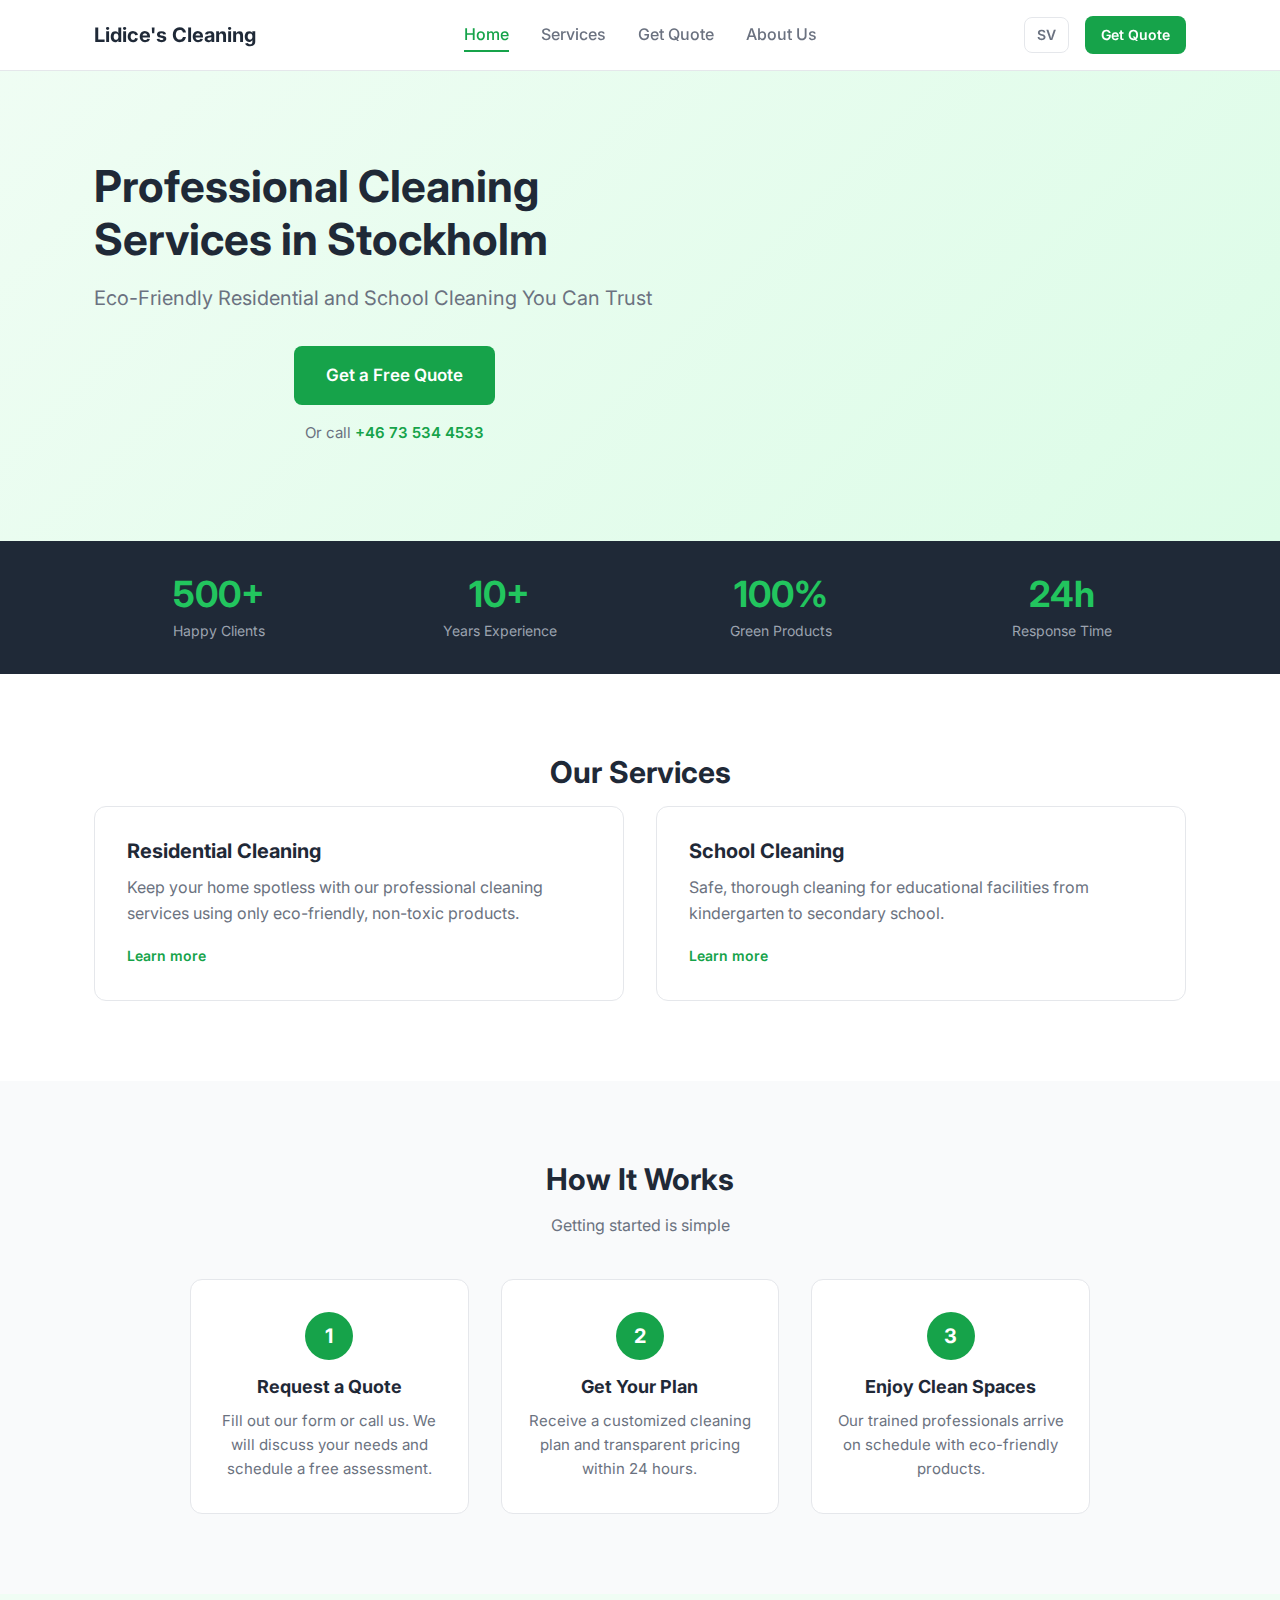
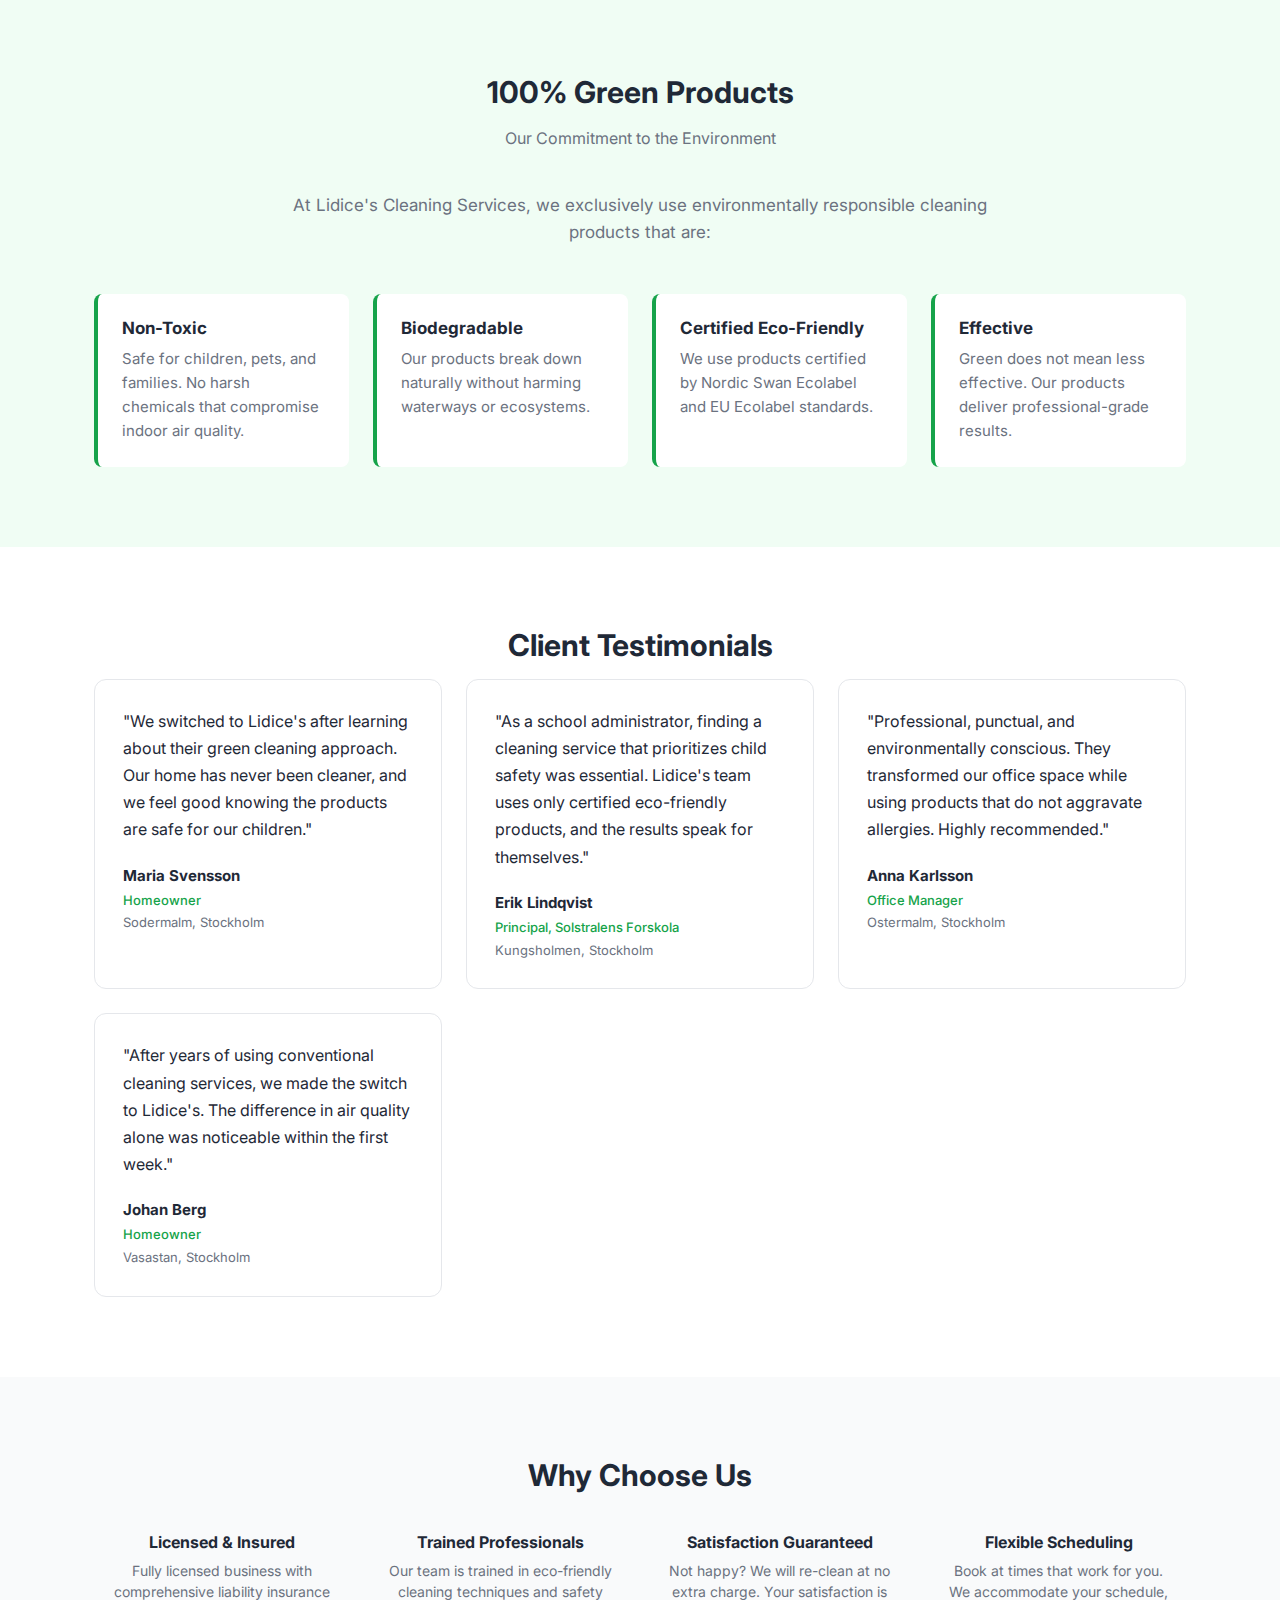
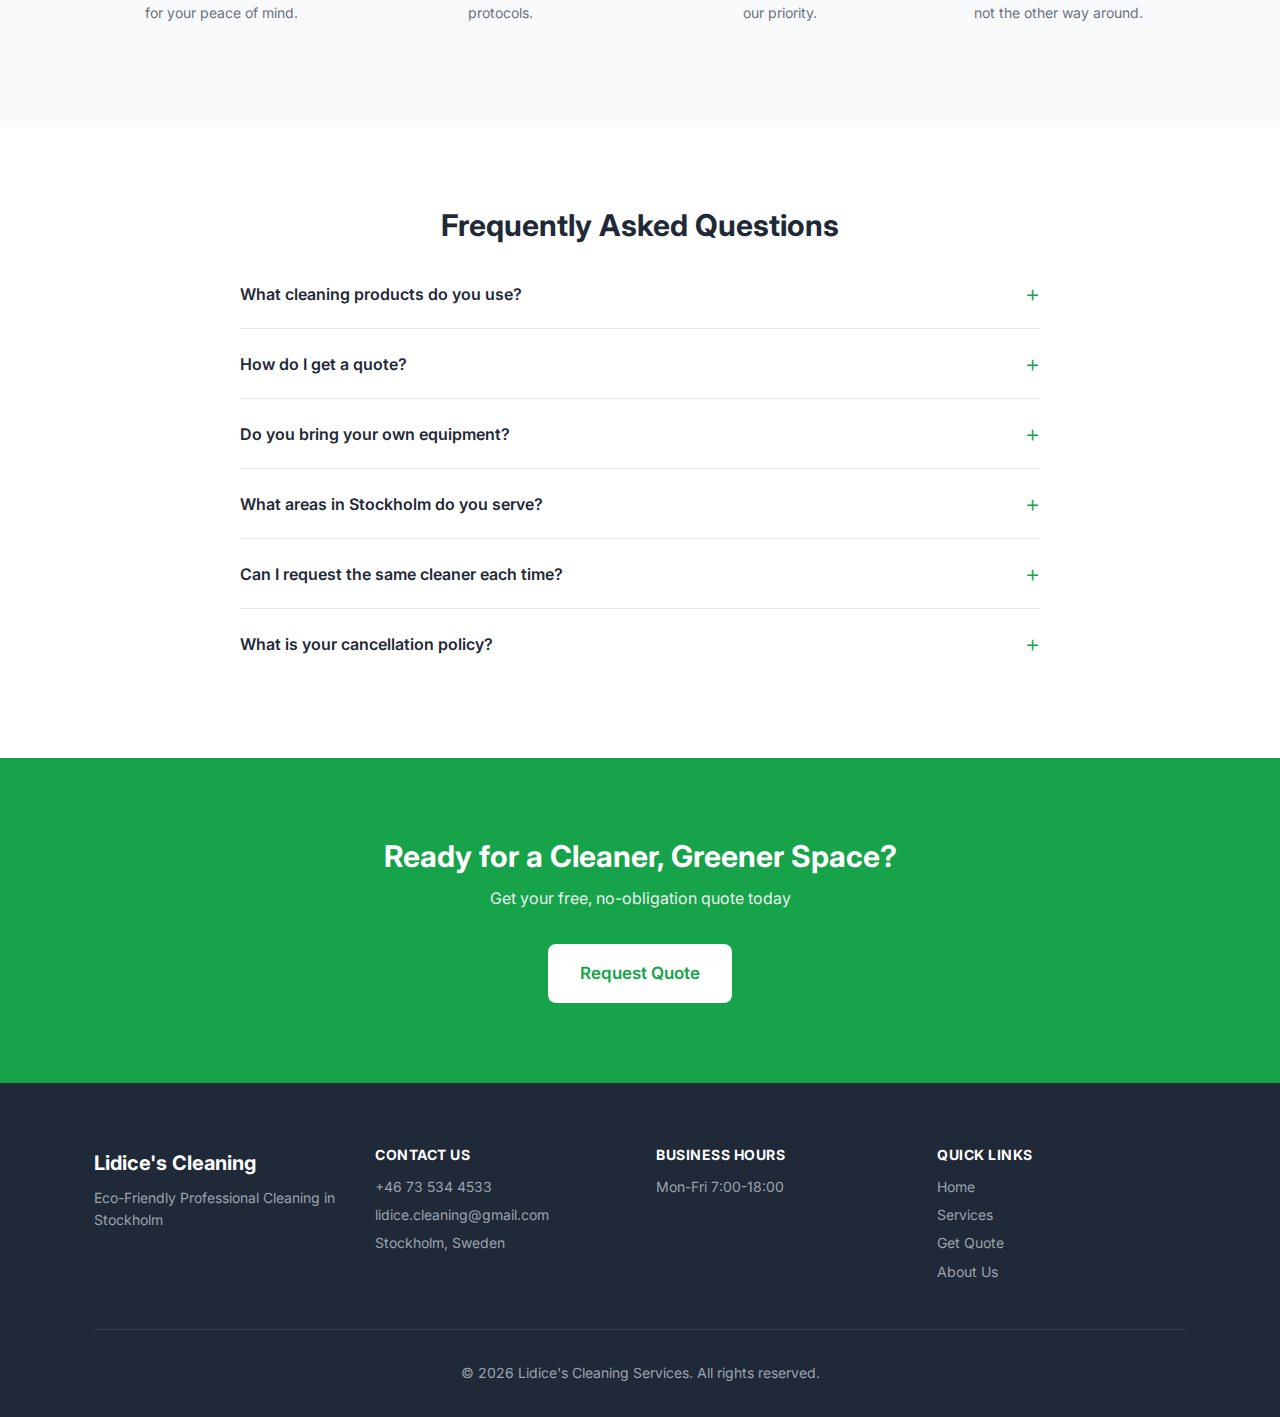
<file: docs/en/index.html>
<!DOCTYPE html>
<html lang="en">
<head>
    <meta charset="UTF-8">
    <meta name="viewport" content="width=device-width, initial-scale=1.0">
    <meta name="description" content="Eco-friendly professional cleaning services in Stockholm. 100% green products. Residential and school cleaning.">
    <meta name="keywords" content="eco-friendly cleaning, green cleaning, Stockholm, hemstadning, skolstadning, miljovanlig stadning">
    <title>Home | Lidice's Cleaning Services</title>

    <!-- Open Graph -->
    <meta property="og:title" content="Home | Lidice's Cleaning Services">
    <meta property="og:description" content="Eco-friendly professional cleaning services in Stockholm using 100% green products.">
    <meta property="og:type" content="website">

    <!-- Favicon -->
    <link rel="icon" type="image/svg+xml" href="../images/favicon.svg">

    <!-- Fonts -->
    <link rel="preconnect" href="https://fonts.googleapis.com">
    <link rel="preconnect" href="https://fonts.gstatic.com" crossorigin>
    <link href="https://fonts.googleapis.com/css2?family=Inter:wght@400;500;600;700&display=swap" rel="stylesheet">

    <!-- Styles -->
    <link rel="stylesheet" href="../css/style.css">

    <!-- Schema.org LocalBusiness -->
    <script type="application/ld+json">
    {
        "@context": "https://schema.org",
        "@type": "LocalBusiness",
        "name": "Lidice's Cleaning Services",
        "description": "Eco-friendly professional cleaning services in Stockholm using 100% green products.",
        "url": "https://cubreto.github.io/lidice-cleaning/",
        "telephone": "+46 73 534 4533",
        "email": "lidice.cleaning@gmail.com",
        "address": {
            "@type": "PostalAddress",
            "addressLocality": "Stockholm",
            "addressCountry": "SE"
        },
        "openingHours": "Mo-Fr 07:00-18:00",
        "priceRange": "$$",
        "serviceArea": {
            "@type": "City",
            "name": "Stockholm"
        }
    }
    </script>
</head>
<body>
    <!-- Header -->
    <header class="header">
        <div class="container">
            <nav class="nav">
                <a href="index.html" class="logo">
                    <span class="logo-text">Lidice's Cleaning</span>
                </a>

                <ul class="nav-links">
                    <li><a href="index.html" class="active">Home</a></li>
                    <li><a href="services.html" class="">Services</a></li>
                    <li><a href="quote.html" class="">Get Quote</a></li>
                    <li><a href="about.html" class="">About Us</a></li>
                </ul>

                <div class="nav-actions">
                    <a href="../sv/index.html" class="lang-switch" title="Svenska">
                        SV
                    </a>
                    <a href="quote.html" class="btn btn-primary btn-sm">Get Quote</a>
                    <button class="mobile-menu-btn" aria-label="Menu">
                        <span></span>
                        <span></span>
                        <span></span>
                    </button>
                </div>
            </nav>
        </div>
    </header>

    <!-- Mobile Menu -->
    <div class="mobile-menu">
        <ul class="mobile-nav-links">
            <li><a href="index.html">Home</a></li>
            <li><a href="services.html">Services</a></li>
            <li><a href="quote.html">Get Quote</a></li>
            <li><a href="about.html">About Us</a></li>
            <li><a href="../sv/index.html">Svenska</a></li>
        </ul>
    </div>

    <!-- Main Content -->
    <main>
        
        <!-- Hero Section -->
        <section class="hero">
            <div class="container">
                <div class="hero-content">
                    <h1>Professional Cleaning Services in Stockholm</h1>
                    <p class="hero-subtitle">Eco-Friendly Residential and School Cleaning You Can Trust</p>
                    <div class="hero-actions">
                        <a href="quote.html" class="btn btn-primary btn-lg">Get a Free Quote</a>
                        <p class="hero-phone">Or call <a href="tel:+46 73 534 4533">+46 73 534 4533</a></p>
                    </div>
                </div>
            </div>
        </section>

        <!-- Stats Bar -->
        <section class="stats-bar">
            <div class="container">
                <div class="stats-grid">
                    
            <div class="stat-item">
                <span class="stat-number">500+</span>
                <span class="stat-label">Happy Clients</span>
            </div>
            <div class="stat-item">
                <span class="stat-number">10+</span>
                <span class="stat-label">Years Experience</span>
            </div>
            <div class="stat-item">
                <span class="stat-number">100%</span>
                <span class="stat-label">Green Products</span>
            </div>
            <div class="stat-item">
                <span class="stat-number">24h</span>
                <span class="stat-label">Response Time</span>
            </div>
                </div>
            </div>
        </section>

        <!-- Services Overview -->
        <section class="section services-overview">
            <div class="container">
                <h2 class="section-title">Our Services</h2>
                <div class="services-grid">
                    <a href="services.html" class="service-card">
                        <h3>Residential Cleaning</h3>
                        <p>Keep your home spotless with our professional cleaning services using only eco-friendly, non-toxic products.</p>
                        <span class="card-link">Learn more</span>
                    </a>
                    <a href="services.html" class="service-card">
                        <h3>School Cleaning</h3>
                        <p>Safe, thorough cleaning for educational facilities from kindergarten to secondary school.</p>
                        <span class="card-link">Learn more</span>
                    </a>
                </div>
            </div>
        </section>

        <!-- How It Works -->
        <section class="section how-it-works">
            <div class="container">
                <h2 class="section-title">How It Works</h2>
                <p class="section-subtitle">Getting started is simple</p>
                <div class="steps-grid">
                    
            <div class="step-card">
                <div class="step-number">1</div>
                <h3>Request a Quote</h3>
                <p>Fill out our form or call us. We will discuss your needs and schedule a free assessment.</p>
            </div>
            <div class="step-card">
                <div class="step-number">2</div>
                <h3>Get Your Plan</h3>
                <p>Receive a customized cleaning plan and transparent pricing within 24 hours.</p>
            </div>
            <div class="step-card">
                <div class="step-number">3</div>
                <h3>Enjoy Clean Spaces</h3>
                <p>Our trained professionals arrive on schedule with eco-friendly products.</p>
            </div>
                </div>
            </div>
        </section>

        <!-- Green Commitment -->
        <section class="section section-green green-section">
            <div class="container">
                <h2 class="section-title">100% Green Products</h2>
                <p class="section-subtitle">Our Commitment to the Environment</p>
                <p class="green-intro">At Lidice's Cleaning Services, we exclusively use environmentally responsible cleaning products that are:</p>
                <div class="green-points-grid">
                    
            <div class="green-point">
                <h3>Non-Toxic</h3>
                <p>Safe for children, pets, and families. No harsh chemicals that compromise indoor air quality.</p>
            </div>
            <div class="green-point">
                <h3>Biodegradable</h3>
                <p>Our products break down naturally without harming waterways or ecosystems.</p>
            </div>
            <div class="green-point">
                <h3>Certified Eco-Friendly</h3>
                <p>We use products certified by Nordic Swan Ecolabel and EU Ecolabel standards.</p>
            </div>
            <div class="green-point">
                <h3>Effective</h3>
                <p>Green does not mean less effective. Our products deliver professional-grade results.</p>
            </div>
                </div>
            </div>
        </section>

        <!-- Testimonials -->
        <section class="section testimonials-section">
            <div class="container">
                <h2 class="section-title">Client Testimonials</h2>
                <div class="testimonials-grid">
                    
            <div class="testimonial-card">
                <p class="testimonial-text">"We switched to Lidice's after learning about their green cleaning approach. Our home has never been cleaner, and we feel good knowing the products are safe for our children."</p>
                <div class="testimonial-author">
                    <strong>Maria Svensson</strong>
                    <span class="testimonial-role">Homeowner</span>
                    <span class="testimonial-location">Sodermalm, Stockholm</span>
                </div>
            </div>
            <div class="testimonial-card">
                <p class="testimonial-text">"As a school administrator, finding a cleaning service that prioritizes child safety was essential. Lidice's team uses only certified eco-friendly products, and the results speak for themselves."</p>
                <div class="testimonial-author">
                    <strong>Erik Lindqvist</strong>
                    <span class="testimonial-role">Principal, Solstralens Forskola</span>
                    <span class="testimonial-location">Kungsholmen, Stockholm</span>
                </div>
            </div>
            <div class="testimonial-card">
                <p class="testimonial-text">"Professional, punctual, and environmentally conscious. They transformed our office space while using products that do not aggravate allergies. Highly recommended."</p>
                <div class="testimonial-author">
                    <strong>Anna Karlsson</strong>
                    <span class="testimonial-role">Office Manager</span>
                    <span class="testimonial-location">Ostermalm, Stockholm</span>
                </div>
            </div>
            <div class="testimonial-card">
                <p class="testimonial-text">"After years of using conventional cleaning services, we made the switch to Lidice's. The difference in air quality alone was noticeable within the first week."</p>
                <div class="testimonial-author">
                    <strong>Johan Berg</strong>
                    <span class="testimonial-role">Homeowner</span>
                    <span class="testimonial-location">Vasastan, Stockholm</span>
                </div>
            </div>
                </div>
            </div>
        </section>

        <!-- Trust Badges -->
        <section class="section section-alt trust-section">
            <div class="container">
                <h2 class="section-title">Why Choose Us</h2>
                <div class="trust-grid">
                    
            <div class="trust-badge">
                <h3>Licensed & Insured</h3>
                <p>Fully licensed business with comprehensive liability insurance for your peace of mind.</p>
            </div>
            <div class="trust-badge">
                <h3>Trained Professionals</h3>
                <p>Our team is trained in eco-friendly cleaning techniques and safety protocols.</p>
            </div>
            <div class="trust-badge">
                <h3>Satisfaction Guaranteed</h3>
                <p>Not happy? We will re-clean at no extra charge. Your satisfaction is our priority.</p>
            </div>
            <div class="trust-badge">
                <h3>Flexible Scheduling</h3>
                <p>Book at times that work for you. We accommodate your schedule, not the other way around.</p>
            </div>
                </div>
            </div>
        </section>

        <!-- FAQ -->
        <section class="section faq-section">
            <div class="container">
                <h2 class="section-title">Frequently Asked Questions</h2>
                <div class="faq-container">
                    
            <div class="faq-item">
                <button class="faq-question" aria-expanded="false" aria-controls="faq-0">
                    <span>What cleaning products do you use?</span>
                    <span class="faq-icon">+</span>
                </button>
                <div class="faq-answer" id="faq-0">
                    <p>We exclusively use Nordic Swan Ecolabel and EU Ecolabel certified products. All our cleaning solutions are non-toxic, biodegradable, and safe for children and pets.</p>
                </div>
            </div>
            <div class="faq-item">
                <button class="faq-question" aria-expanded="false" aria-controls="faq-1">
                    <span>How do I get a quote?</span>
                    <span class="faq-icon">+</span>
                </button>
                <div class="faq-answer" id="faq-1">
                    <p>Fill out our online form or call us directly. We will discuss your needs and provide a free, no-obligation quote within 24 hours.</p>
                </div>
            </div>
            <div class="faq-item">
                <button class="faq-question" aria-expanded="false" aria-controls="faq-2">
                    <span>Do you bring your own equipment?</span>
                    <span class="faq-icon">+</span>
                </button>
                <div class="faq-answer" id="faq-2">
                    <p>Yes, we bring all necessary cleaning equipment and eco-friendly products. You do not need to provide anything.</p>
                </div>
            </div>
            <div class="faq-item">
                <button class="faq-question" aria-expanded="false" aria-controls="faq-3">
                    <span>What areas in Stockholm do you serve?</span>
                    <span class="faq-icon">+</span>
                </button>
                <div class="faq-answer" id="faq-3">
                    <p>We serve all of greater Stockholm including Sodermalm, Ostermalm, Kungsholmen, Vasastan, Norrmalm, Sundbyberg, Solna, Nacka, and Lidingo.</p>
                </div>
            </div>
            <div class="faq-item">
                <button class="faq-question" aria-expanded="false" aria-controls="faq-4">
                    <span>Can I request the same cleaner each time?</span>
                    <span class="faq-icon">+</span>
                </button>
                <div class="faq-answer" id="faq-4">
                    <p>Yes, we prioritize consistency. Once you are matched with a cleaner you like, we do our best to send the same person for all your appointments.</p>
                </div>
            </div>
            <div class="faq-item">
                <button class="faq-question" aria-expanded="false" aria-controls="faq-5">
                    <span>What is your cancellation policy?</span>
                    <span class="faq-icon">+</span>
                </button>
                <div class="faq-answer" id="faq-5">
                    <p>We ask for 24 hours notice for cancellations or rescheduling. This helps us maintain efficient scheduling for all our clients.</p>
                </div>
            </div>
                </div>
            </div>
        </section>

        <!-- CTA Section -->
        <section class="section cta-section">
            <div class="container">
                <div class="cta-content">
                    <h2>Ready for a Cleaner, Greener Space?</h2>
                    <p>Get your free, no-obligation quote today</p>
                    <a href="quote.html" class="btn btn-primary btn-lg">Request Quote</a>
                </div>
            </div>
        </section>
    
    </main>

    <!-- Footer -->
    <footer class="footer">
        <div class="container">
            <div class="footer-grid">
                <div class="footer-brand">
                    <a href="index.html" class="logo">
                        <span class="logo-text">Lidice's Cleaning</span>
                    </a>
                    <p>Eco-Friendly Professional Cleaning in Stockholm</p>
                </div>

                <div class="footer-contact">
                    <h4>Contact Us</h4>
                    <ul>
                        <li><a href="tel:+46 73 534 4533">+46 73 534 4533</a></li>
                        <li><a href="mailto:lidice.cleaning@gmail.com">lidice.cleaning@gmail.com</a></li>
                        <li>Stockholm, Sweden</li>
                    </ul>
                </div>

                <div class="footer-hours">
                    <h4>Business Hours</h4>
                    <p>Mon-Fri 7:00-18:00</p>
                </div>

                <div class="footer-links">
                    <h4>Quick Links</h4>
                    <ul>
                        <li><a href="index.html">Home</a></li>
                        <li><a href="services.html">Services</a></li>
                        <li><a href="quote.html">Get Quote</a></li>
                        <li><a href="about.html">About Us</a></li>
                    </ul>
                </div>
            </div>

            <div class="footer-bottom">
                <p>© 2026 Lidice's Cleaning Services. All rights reserved.</p>
            </div>
        </div>
    </footer>

    <!-- Back to Top Button -->
    <button class="back-to-top" aria-label="Back to top">
        <svg width="24" height="24" viewBox="0 0 24 24" fill="none" stroke="currentColor" stroke-width="2">
            <polyline points="18 15 12 9 6 15"></polyline>
        </svg>
    </button>

    <script src="../js/main.js"></script>
</body>
</html>
</file>
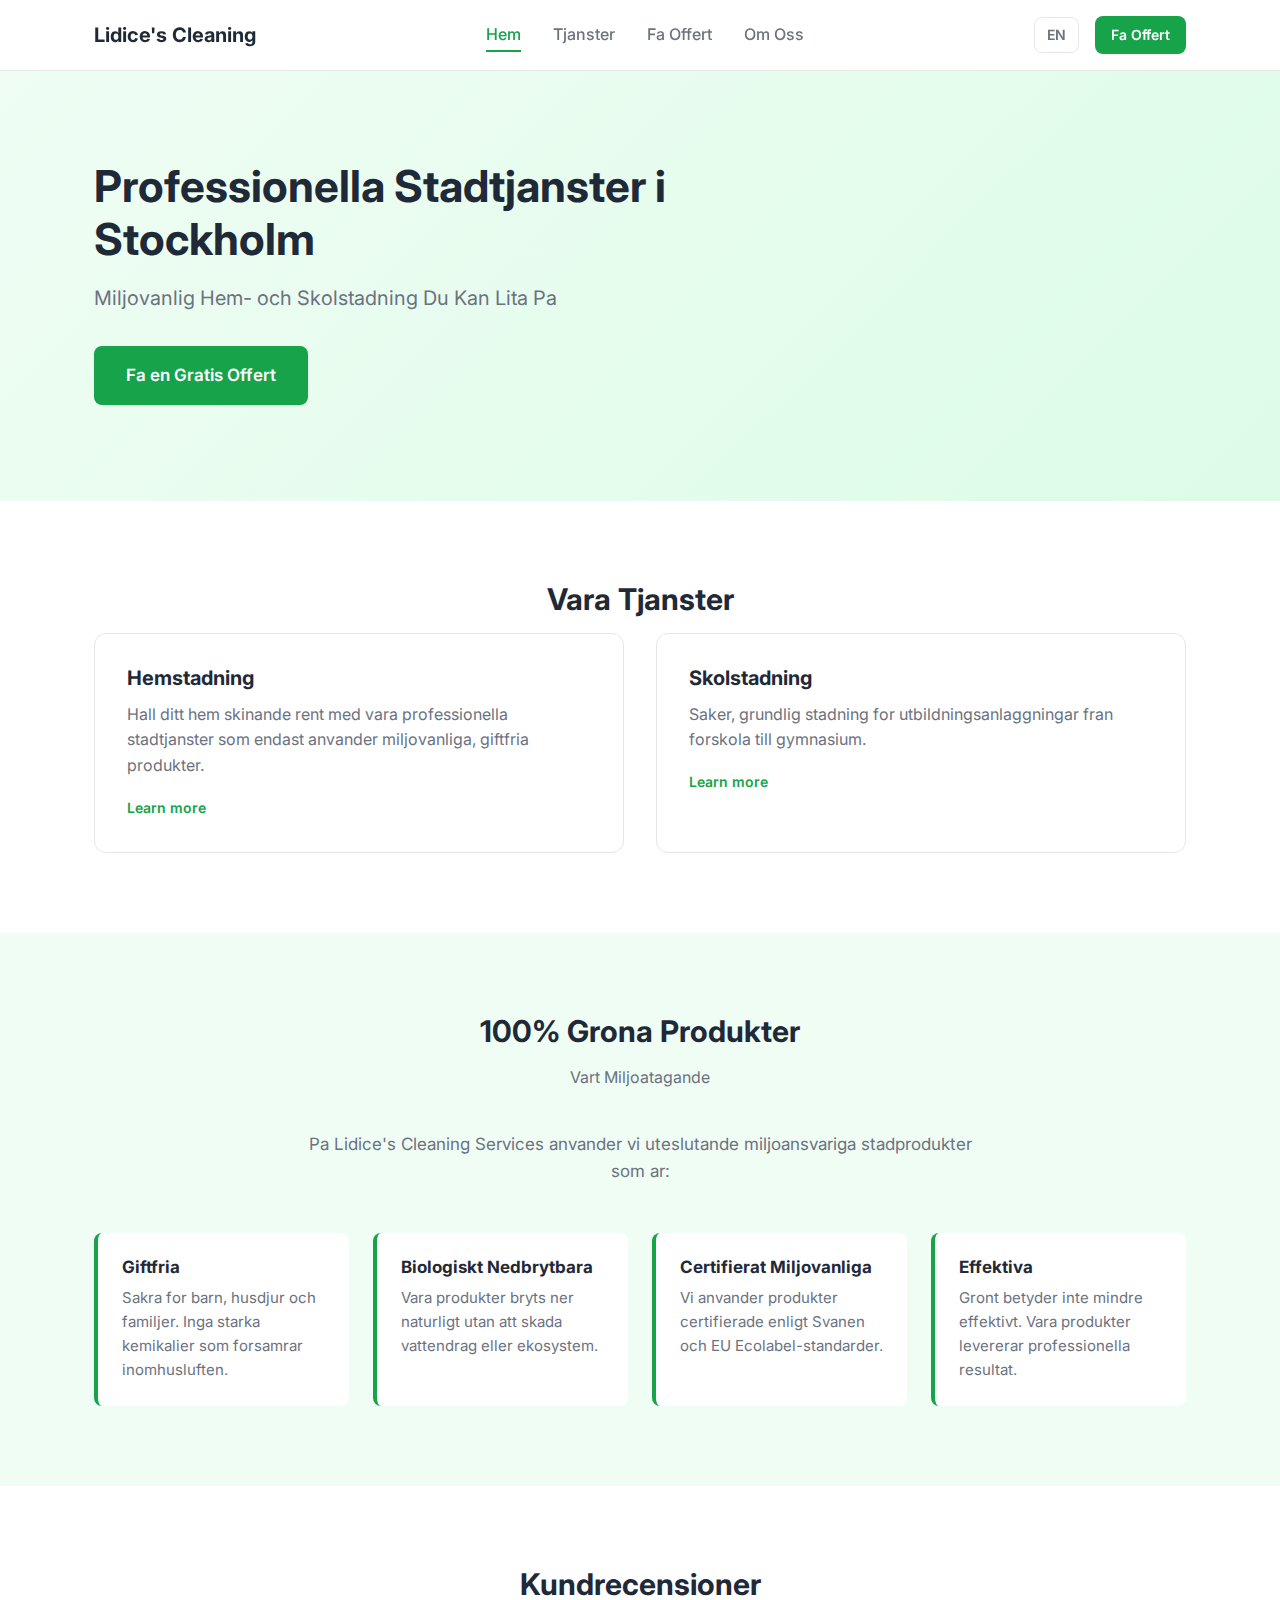
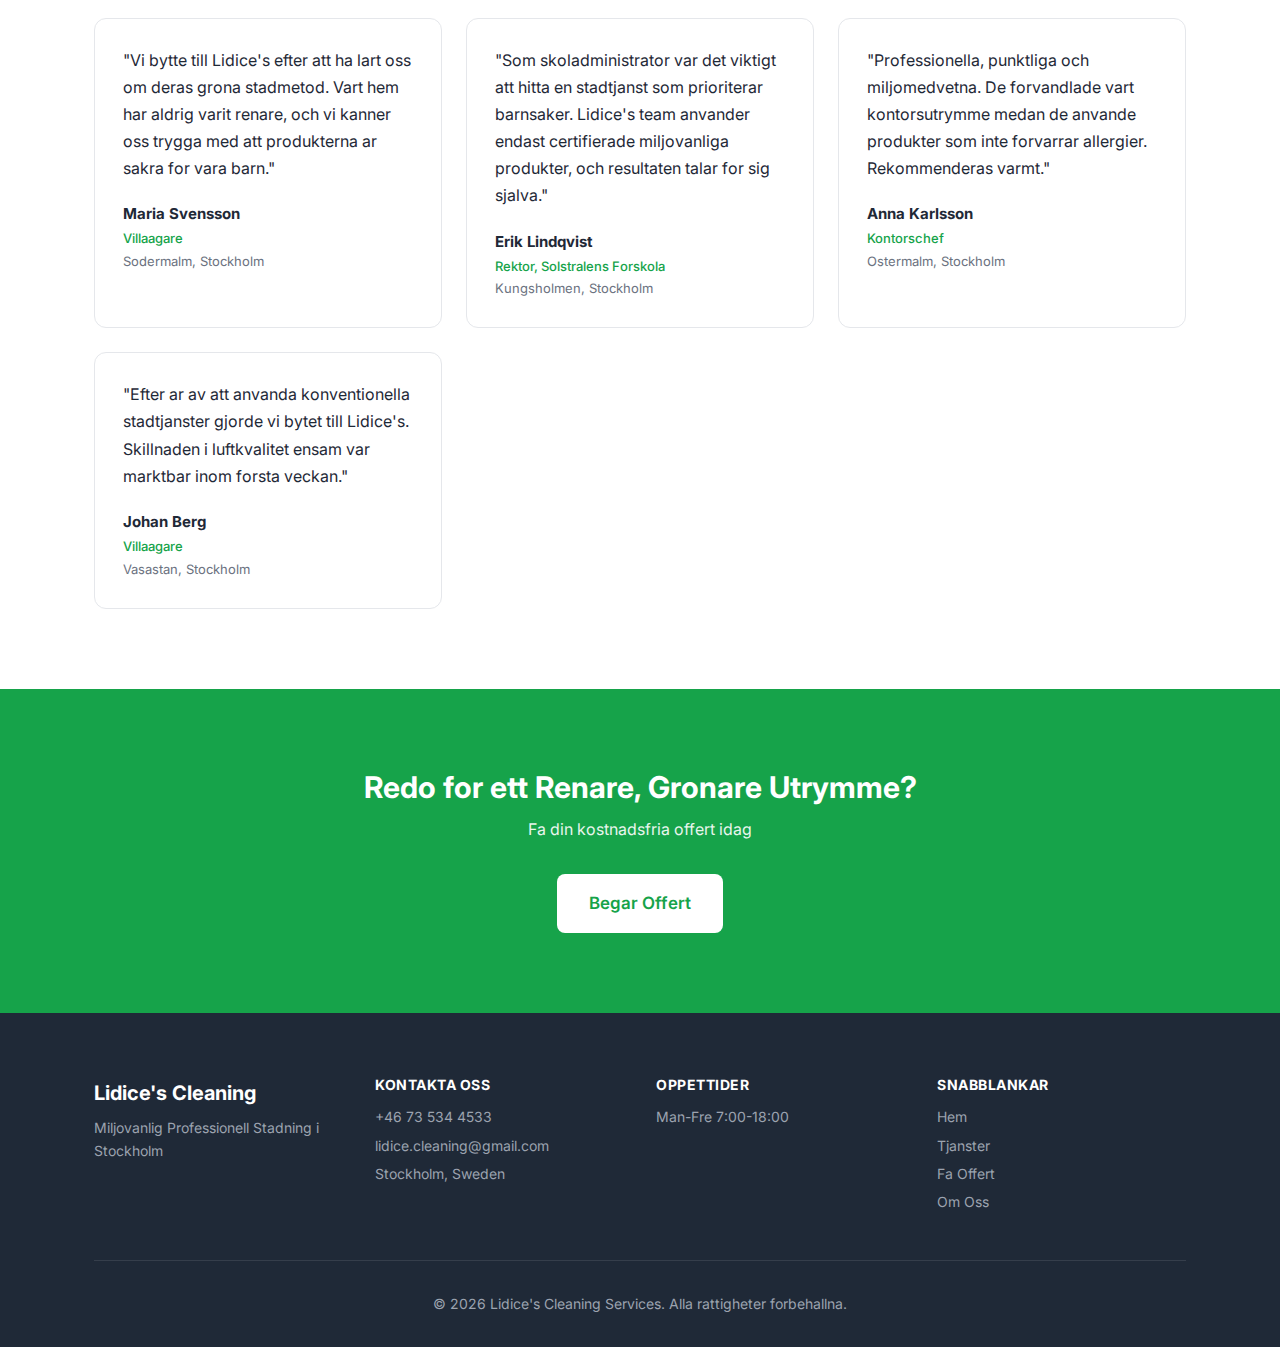
<file: docs/sv/index.html>
<!DOCTYPE html>
<html lang="sv">
<head>
    <meta charset="UTF-8">
    <meta name="viewport" content="width=device-width, initial-scale=1.0">
    <meta name="description" content="Eco-friendly professional cleaning services in Stockholm. 100% green products. Residential and school cleaning.">
    <meta name="keywords" content="eco-friendly cleaning, green cleaning, Stockholm, hemstadning, skolstadning, miljovanlig stadning">
    <title>Hem | Lidice's Cleaning Services</title>

    <!-- Open Graph -->
    <meta property="og:title" content="Hem | Lidice's Cleaning Services">
    <meta property="og:description" content="Eco-friendly professional cleaning services in Stockholm using 100% green products.">
    <meta property="og:type" content="website">

    <!-- Fonts -->
    <link rel="preconnect" href="https://fonts.googleapis.com">
    <link rel="preconnect" href="https://fonts.gstatic.com" crossorigin>
    <link href="https://fonts.googleapis.com/css2?family=Inter:wght@400;500;600;700&display=swap" rel="stylesheet">

    <!-- Styles -->
    <link rel="stylesheet" href="../css/style.css">
</head>
<body>
    <!-- Header -->
    <header class="header">
        <div class="container">
            <nav class="nav">
                <a href="index.html" class="logo">
                    <span class="logo-text">Lidice's Cleaning</span>
                </a>

                <ul class="nav-links">
                    <li><a href="index.html" class="active">Hem</a></li>
                    <li><a href="tjanster.html" class="">Tjanster</a></li>
                    <li><a href="offert.html" class="">Fa Offert</a></li>
                    <li><a href="om-oss.html" class="">Om Oss</a></li>
                </ul>

                <div class="nav-actions">
                    <a href="../en/index.html" class="lang-switch" title="English">
                        EN
                    </a>
                    <a href="offert.html" class="btn btn-primary btn-sm">Fa Offert</a>
                    <button class="mobile-menu-btn" aria-label="Menu">
                        <span></span>
                        <span></span>
                        <span></span>
                    </button>
                </div>
            </nav>
        </div>
    </header>

    <!-- Mobile Menu -->
    <div class="mobile-menu">
        <ul class="mobile-nav-links">
            <li><a href="index.html">Hem</a></li>
            <li><a href="tjanster.html">Tjanster</a></li>
            <li><a href="offert.html">Fa Offert</a></li>
            <li><a href="om-oss.html">Om Oss</a></li>
            <li><a href="../en/index.html">English</a></li>
        </ul>
    </div>

    <!-- Main Content -->
    <main>
        
        <!-- Hero Section -->
        <section class="hero">
            <div class="container">
                <div class="hero-content">
                    <h1>Professionella Stadtjanster i Stockholm</h1>
                    <p class="hero-subtitle">Miljovanlig Hem- och Skolstadning Du Kan Lita Pa</p>
                    <a href="offert.html" class="btn btn-primary btn-lg">Fa en Gratis Offert</a>
                </div>
            </div>
        </section>

        <!-- Services Overview -->
        <section class="section services-overview">
            <div class="container">
                <h2 class="section-title">Vara Tjanster</h2>
                <div class="services-grid">
                    <a href="tjanster.html" class="service-card">
                        <h3>Hemstadning</h3>
                        <p>Hall ditt hem skinande rent med vara professionella stadtjanster som endast anvander miljovanliga, giftfria produkter.</p>
                        <span class="card-link">Learn more</span>
                    </a>
                    <a href="tjanster.html" class="service-card">
                        <h3>Skolstadning</h3>
                        <p>Saker, grundlig stadning for utbildningsanlaggningar fran forskola till gymnasium.</p>
                        <span class="card-link">Learn more</span>
                    </a>
                </div>
            </div>
        </section>

        <!-- Green Commitment -->
        <section class="section section-green green-section">
            <div class="container">
                <h2 class="section-title">100% Grona Produkter</h2>
                <p class="section-subtitle">Vart Miljoatagande</p>
                <p class="green-intro">Pa Lidice's Cleaning Services anvander vi uteslutande miljoansvariga stadprodukter som ar:</p>
                <div class="green-points-grid">
                    
            <div class="green-point">
                <h3>Giftfria</h3>
                <p>Sakra for barn, husdjur och familjer. Inga starka kemikalier som forsamrar inomhusluften.</p>
            </div>
            <div class="green-point">
                <h3>Biologiskt Nedbrytbara</h3>
                <p>Vara produkter bryts ner naturligt utan att skada vattendrag eller ekosystem.</p>
            </div>
            <div class="green-point">
                <h3>Certifierat Miljovanliga</h3>
                <p>Vi anvander produkter certifierade enligt Svanen och EU Ecolabel-standarder.</p>
            </div>
            <div class="green-point">
                <h3>Effektiva</h3>
                <p>Gront betyder inte mindre effektivt. Vara produkter levererar professionella resultat.</p>
            </div>
                </div>
            </div>
        </section>

        <!-- Testimonials -->
        <section class="section testimonials-section">
            <div class="container">
                <h2 class="section-title">Kundrecensioner</h2>
                <div class="testimonials-grid">
                    
            <div class="testimonial-card">
                <p class="testimonial-text">"Vi bytte till Lidice's efter att ha lart oss om deras grona stadmetod. Vart hem har aldrig varit renare, och vi kanner oss trygga med att produkterna ar sakra for vara barn."</p>
                <div class="testimonial-author">
                    <strong>Maria Svensson</strong>
                    <span class="testimonial-role">Villaagare</span>
                    <span class="testimonial-location">Sodermalm, Stockholm</span>
                </div>
            </div>
            <div class="testimonial-card">
                <p class="testimonial-text">"Som skoladministrator var det viktigt att hitta en stadtjanst som prioriterar barnsaker. Lidice's team anvander endast certifierade miljovanliga produkter, och resultaten talar for sig sjalva."</p>
                <div class="testimonial-author">
                    <strong>Erik Lindqvist</strong>
                    <span class="testimonial-role">Rektor, Solstralens Forskola</span>
                    <span class="testimonial-location">Kungsholmen, Stockholm</span>
                </div>
            </div>
            <div class="testimonial-card">
                <p class="testimonial-text">"Professionella, punktliga och miljomedvetna. De forvandlade vart kontorsutrymme medan de anvande produkter som inte forvarrar allergier. Rekommenderas varmt."</p>
                <div class="testimonial-author">
                    <strong>Anna Karlsson</strong>
                    <span class="testimonial-role">Kontorschef</span>
                    <span class="testimonial-location">Ostermalm, Stockholm</span>
                </div>
            </div>
            <div class="testimonial-card">
                <p class="testimonial-text">"Efter ar av att anvanda konventionella stadtjanster gjorde vi bytet till Lidice's. Skillnaden i luftkvalitet ensam var marktbar inom forsta veckan."</p>
                <div class="testimonial-author">
                    <strong>Johan Berg</strong>
                    <span class="testimonial-role">Villaagare</span>
                    <span class="testimonial-location">Vasastan, Stockholm</span>
                </div>
            </div>
                </div>
            </div>
        </section>

        <!-- CTA Section -->
        <section class="section cta-section">
            <div class="container">
                <div class="cta-content">
                    <h2>Redo for ett Renare, Gronare Utrymme?</h2>
                    <p>Fa din kostnadsfria offert idag</p>
                    <a href="offert.html" class="btn btn-primary btn-lg">Begar Offert</a>
                </div>
            </div>
        </section>
    
    </main>

    <!-- Footer -->
    <footer class="footer">
        <div class="container">
            <div class="footer-grid">
                <div class="footer-brand">
                    <a href="index.html" class="logo">
                        <span class="logo-text">Lidice's Cleaning</span>
                    </a>
                    <p>Miljovanlig Professionell Stadning i Stockholm</p>
                </div>

                <div class="footer-contact">
                    <h4>Kontakta Oss</h4>
                    <ul>
                        <li><a href="tel:+46 73 534 4533">+46 73 534 4533</a></li>
                        <li><a href="mailto:lidice.cleaning@gmail.com">lidice.cleaning@gmail.com</a></li>
                        <li>Stockholm, Sweden</li>
                    </ul>
                </div>

                <div class="footer-hours">
                    <h4>Oppettider</h4>
                    <p>Man-Fre 7:00-18:00</p>
                </div>

                <div class="footer-links">
                    <h4>Snabblankar</h4>
                    <ul>
                        <li><a href="index.html">Hem</a></li>
                        <li><a href="tjanster.html">Tjanster</a></li>
                        <li><a href="offert.html">Fa Offert</a></li>
                        <li><a href="om-oss.html">Om Oss</a></li>
                    </ul>
                </div>
            </div>

            <div class="footer-bottom">
                <p>© 2026 Lidice's Cleaning Services. Alla rattigheter forbehallna.</p>
            </div>
        </div>
    </footer>

    <script src="../js/main.js"></script>
</body>
</html>
</file>
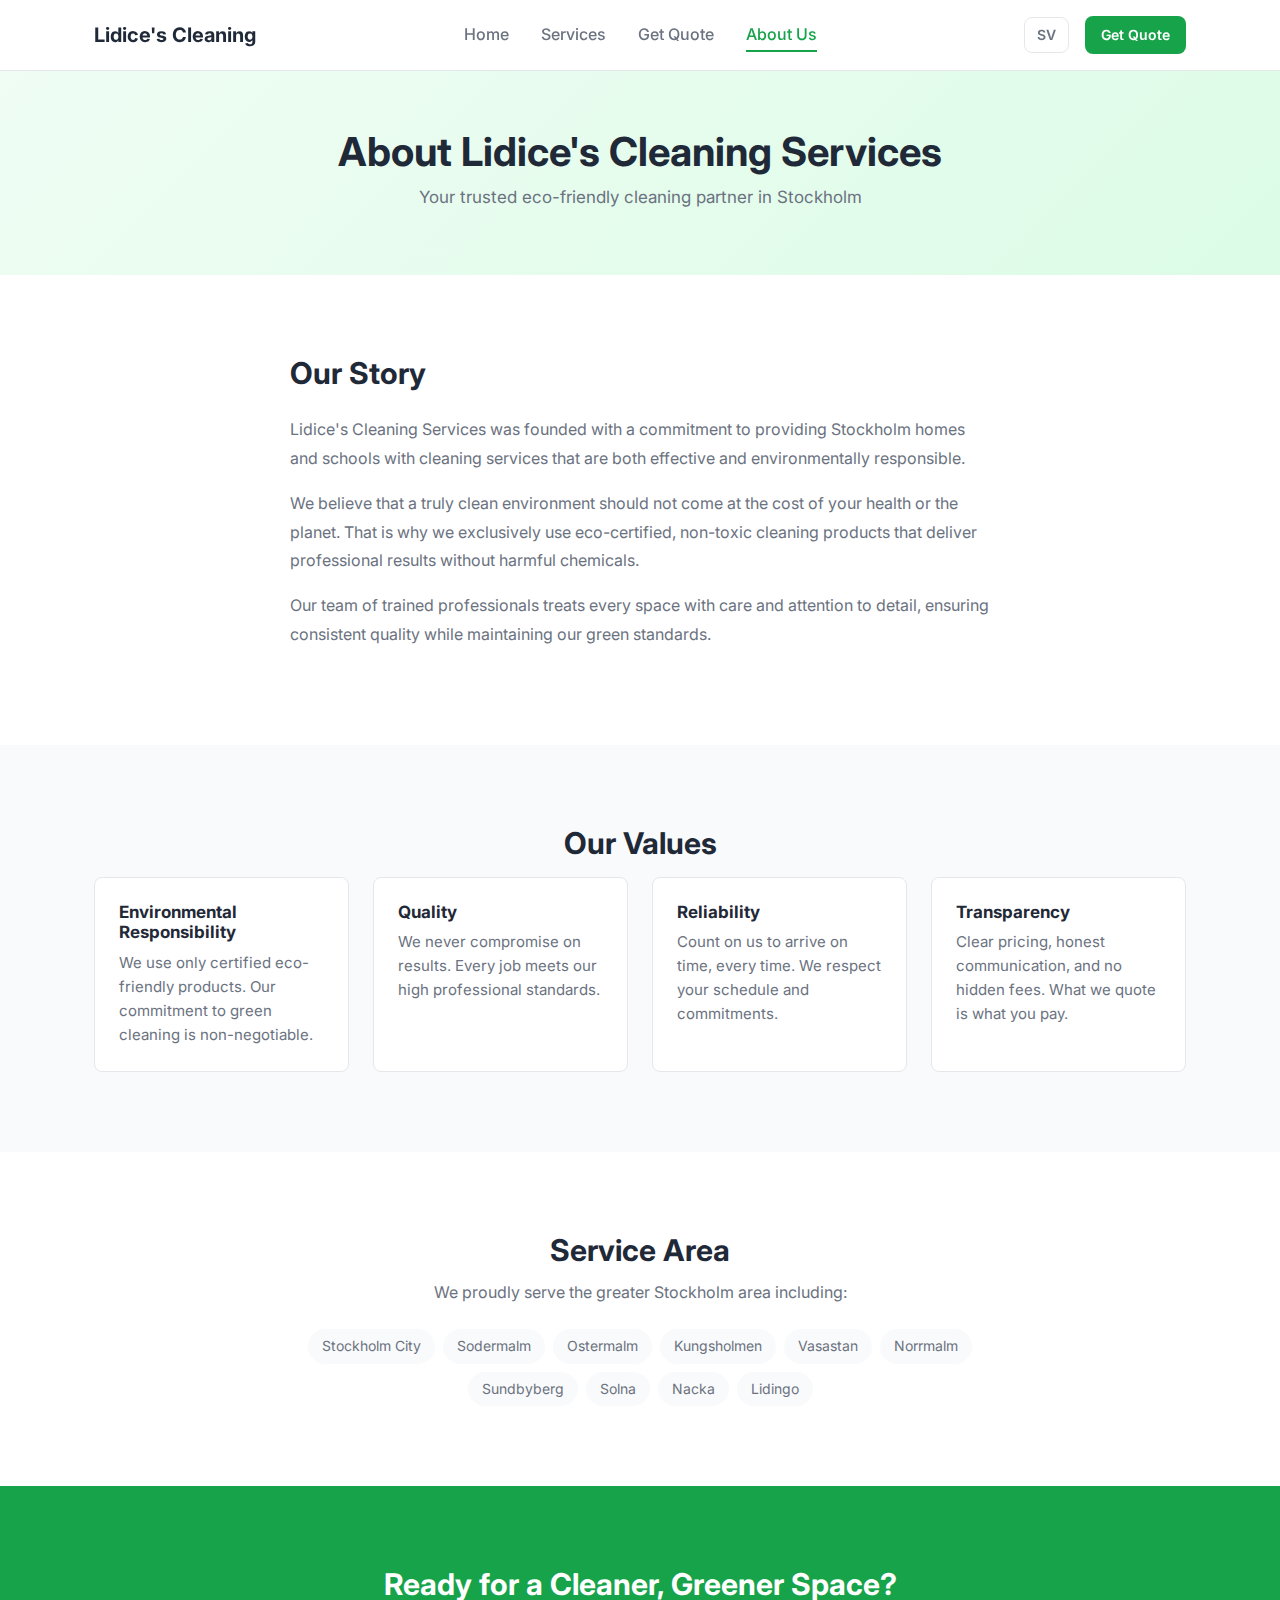
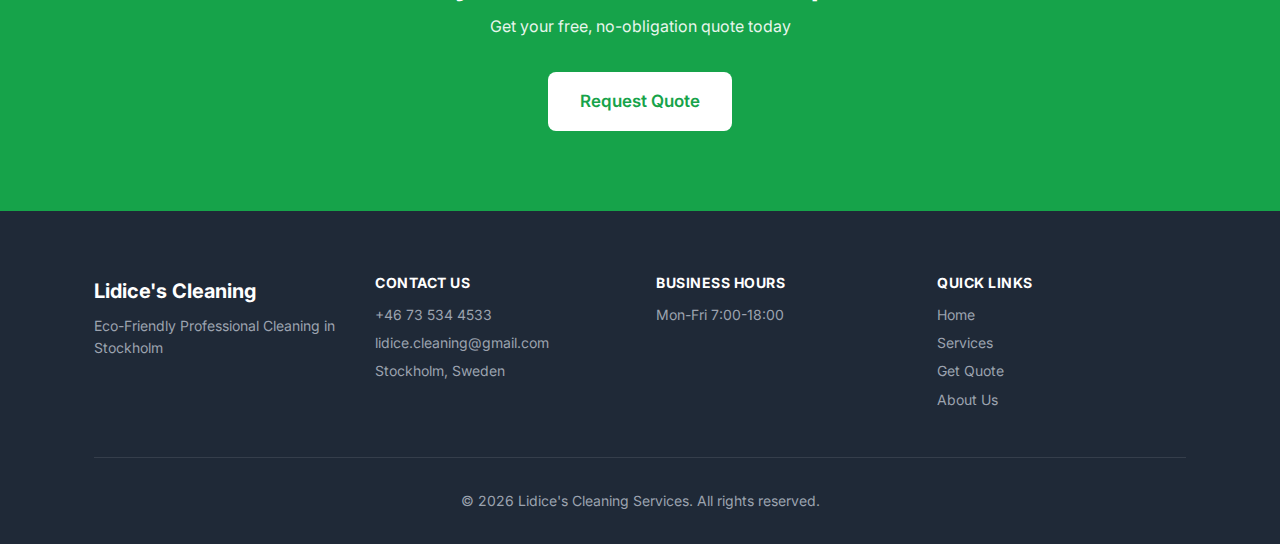
<file: docs/en/about.html>
<!DOCTYPE html>
<html lang="en">
<head>
    <meta charset="UTF-8">
    <meta name="viewport" content="width=device-width, initial-scale=1.0">
    <meta name="description" content="Eco-friendly professional cleaning services in Stockholm. 100% green products. Residential and school cleaning.">
    <meta name="keywords" content="eco-friendly cleaning, green cleaning, Stockholm, hemstadning, skolstadning, miljovanlig stadning">
    <title>About Lidice's Cleaning Services | Lidice's Cleaning Services</title>

    <!-- Open Graph -->
    <meta property="og:title" content="About Lidice's Cleaning Services | Lidice's Cleaning Services">
    <meta property="og:description" content="Eco-friendly professional cleaning services in Stockholm using 100% green products.">
    <meta property="og:type" content="website">

    <!-- Favicon -->
    <link rel="icon" type="image/svg+xml" href="../images/favicon.svg">

    <!-- Fonts -->
    <link rel="preconnect" href="https://fonts.googleapis.com">
    <link rel="preconnect" href="https://fonts.gstatic.com" crossorigin>
    <link href="https://fonts.googleapis.com/css2?family=Inter:wght@400;500;600;700&display=swap" rel="stylesheet">

    <!-- Styles -->
    <link rel="stylesheet" href="../css/style.css">

    <!-- Schema.org LocalBusiness -->
    <script type="application/ld+json">
    {
        "@context": "https://schema.org",
        "@type": "LocalBusiness",
        "name": "Lidice's Cleaning Services",
        "description": "Eco-friendly professional cleaning services in Stockholm using 100% green products.",
        "url": "https://cubreto.github.io/lidice-cleaning/",
        "telephone": "+46 73 534 4533",
        "email": "lidice.cleaning@gmail.com",
        "address": {
            "@type": "PostalAddress",
            "addressLocality": "Stockholm",
            "addressCountry": "SE"
        },
        "openingHours": "Mo-Fr 07:00-18:00",
        "priceRange": "$$",
        "serviceArea": {
            "@type": "City",
            "name": "Stockholm"
        }
    }
    </script>
</head>
<body>
    <!-- Header -->
    <header class="header">
        <div class="container">
            <nav class="nav">
                <a href="index.html" class="logo">
                    <span class="logo-text">Lidice's Cleaning</span>
                </a>

                <ul class="nav-links">
                    <li><a href="index.html" class="">Home</a></li>
                    <li><a href="services.html" class="">Services</a></li>
                    <li><a href="quote.html" class="">Get Quote</a></li>
                    <li><a href="about.html" class="active">About Us</a></li>
                </ul>

                <div class="nav-actions">
                    <a href="../sv/om-oss.html" class="lang-switch" title="Svenska">
                        SV
                    </a>
                    <a href="quote.html" class="btn btn-primary btn-sm">Get Quote</a>
                    <button class="mobile-menu-btn" aria-label="Menu">
                        <span></span>
                        <span></span>
                        <span></span>
                    </button>
                </div>
            </nav>
        </div>
    </header>

    <!-- Mobile Menu -->
    <div class="mobile-menu">
        <ul class="mobile-nav-links">
            <li><a href="index.html">Home</a></li>
            <li><a href="services.html">Services</a></li>
            <li><a href="quote.html">Get Quote</a></li>
            <li><a href="about.html">About Us</a></li>
            <li><a href="../sv/om-oss.html">Svenska</a></li>
        </ul>
    </div>

    <!-- Main Content -->
    <main>
        
        <!-- Page Header -->
        <section class="page-header">
            <div class="container">
                <h1>About Lidice's Cleaning Services</h1>
                <p>Your trusted eco-friendly cleaning partner in Stockholm</p>
            </div>
        </section>

        <!-- Our Story -->
        <section class="section">
            <div class="container">
                <div class="about-story">
                    <h2>Our Story</h2>
                    <p>Lidice's Cleaning Services was founded with a commitment to providing Stockholm homes and schools with cleaning services that are both effective and environmentally responsible.</p><p>We believe that a truly clean environment should not come at the cost of your health or the planet. That is why we exclusively use eco-certified, non-toxic cleaning products that deliver professional results without harmful chemicals.</p><p>Our team of trained professionals treats every space with care and attention to detail, ensuring consistent quality while maintaining our green standards.</p>
                </div>
            </div>
        </section>

        <!-- Our Values -->
        <section class="section section-alt">
            <div class="container">
                <h2 class="section-title">Our Values</h2>
                <div class="values-grid">
                    
            <div class="value-card">
                <h3>Environmental Responsibility</h3>
                <p>We use only certified eco-friendly products. Our commitment to green cleaning is non-negotiable.</p>
            </div>
            <div class="value-card">
                <h3>Quality</h3>
                <p>We never compromise on results. Every job meets our high professional standards.</p>
            </div>
            <div class="value-card">
                <h3>Reliability</h3>
                <p>Count on us to arrive on time, every time. We respect your schedule and commitments.</p>
            </div>
            <div class="value-card">
                <h3>Transparency</h3>
                <p>Clear pricing, honest communication, and no hidden fees. What we quote is what you pay.</p>
            </div>
                </div>
            </div>
        </section>

        <!-- Service Area -->
        <section class="section">
            <div class="container">
                <div class="service-area">
                    <h2>Service Area</h2>
                    <p>We proudly serve the greater Stockholm area including:</p>
                    <ul class="areas-list">
                        <li>Stockholm City</li><li>Sodermalm</li><li>Ostermalm</li><li>Kungsholmen</li><li>Vasastan</li><li>Norrmalm</li><li>Sundbyberg</li><li>Solna</li><li>Nacka</li><li>Lidingo</li>
                    </ul>
                </div>
            </div>
        </section>

        <!-- CTA Section -->
        <section class="section cta-section">
            <div class="container">
                <div class="cta-content">
                    <h2>Ready for a Cleaner, Greener Space?</h2>
                    <p>Get your free, no-obligation quote today</p>
                    <a href="quote.html" class="btn btn-primary btn-lg">Request Quote</a>
                </div>
            </div>
        </section>
    
    </main>

    <!-- Footer -->
    <footer class="footer">
        <div class="container">
            <div class="footer-grid">
                <div class="footer-brand">
                    <a href="index.html" class="logo">
                        <span class="logo-text">Lidice's Cleaning</span>
                    </a>
                    <p>Eco-Friendly Professional Cleaning in Stockholm</p>
                </div>

                <div class="footer-contact">
                    <h4>Contact Us</h4>
                    <ul>
                        <li><a href="tel:+46 73 534 4533">+46 73 534 4533</a></li>
                        <li><a href="mailto:lidice.cleaning@gmail.com">lidice.cleaning@gmail.com</a></li>
                        <li>Stockholm, Sweden</li>
                    </ul>
                </div>

                <div class="footer-hours">
                    <h4>Business Hours</h4>
                    <p>Mon-Fri 7:00-18:00</p>
                </div>

                <div class="footer-links">
                    <h4>Quick Links</h4>
                    <ul>
                        <li><a href="index.html">Home</a></li>
                        <li><a href="services.html">Services</a></li>
                        <li><a href="quote.html">Get Quote</a></li>
                        <li><a href="about.html">About Us</a></li>
                    </ul>
                </div>
            </div>

            <div class="footer-bottom">
                <p>© 2026 Lidice's Cleaning Services. All rights reserved.</p>
            </div>
        </div>
    </footer>

    <!-- Back to Top Button -->
    <button class="back-to-top" aria-label="Back to top">
        <svg width="24" height="24" viewBox="0 0 24 24" fill="none" stroke="currentColor" stroke-width="2">
            <polyline points="18 15 12 9 6 15"></polyline>
        </svg>
    </button>

    <script src="../js/main.js"></script>
</body>
</html>
</file>
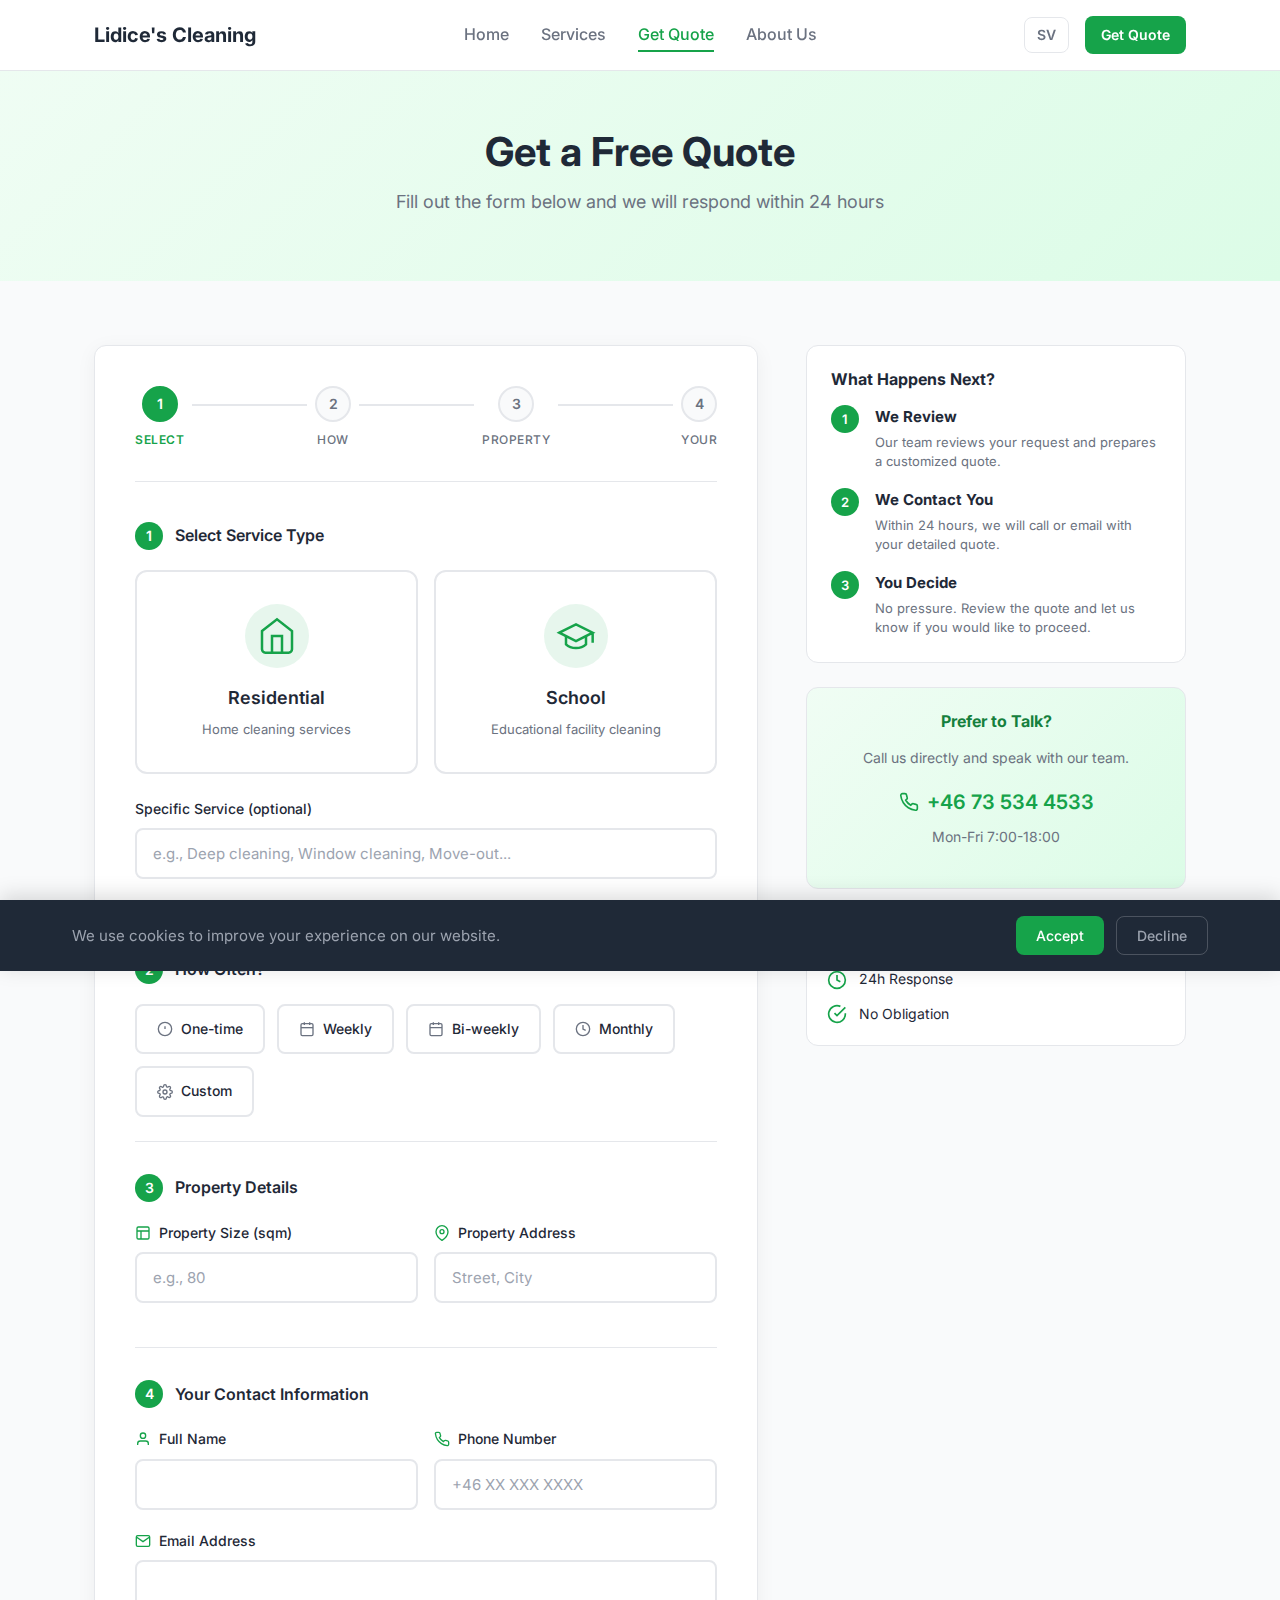
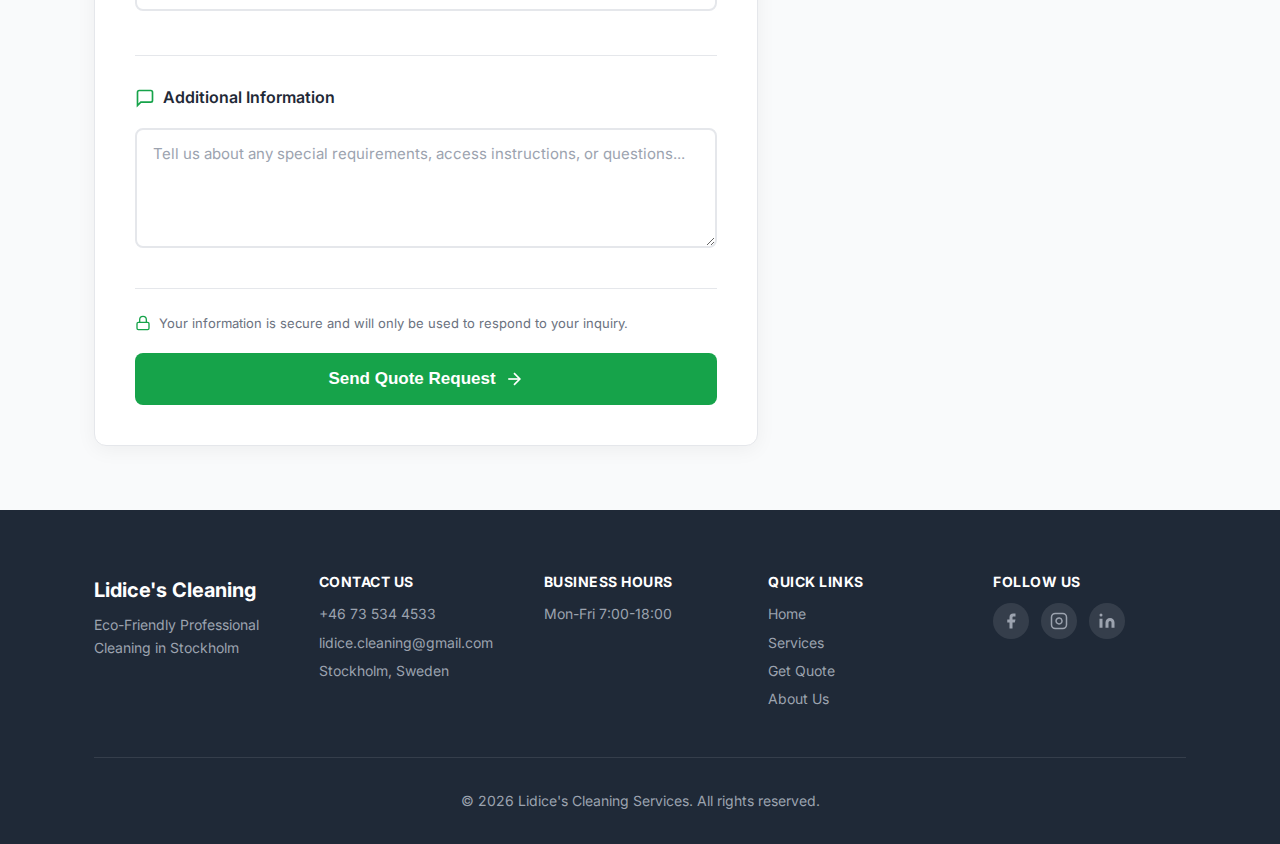
<file: docs/en/quote.html>
<!DOCTYPE html>
<html lang="en">
<head>
    <meta charset="UTF-8">
    <meta name="viewport" content="width=device-width, initial-scale=1.0">
    <meta name="description" content="Eco-friendly professional cleaning services in Stockholm. 100% green products. Residential and school cleaning.">
    <meta name="keywords" content="eco-friendly cleaning, green cleaning, Stockholm, hemstadning, skolstadning, miljovanlig stadning">
    <title>Get a Free Quote | Lidice's Cleaning Services</title>

    <!-- Open Graph -->
    <meta property="og:title" content="Get a Free Quote | Lidice's Cleaning Services">
    <meta property="og:description" content="Eco-friendly professional cleaning services in Stockholm using 100% green products.">
    <meta property="og:type" content="website">

    <!-- Favicon -->
    <link rel="icon" type="image/svg+xml" href="../images/favicon.svg">

    <!-- Fonts -->
    <link rel="preconnect" href="https://fonts.googleapis.com">
    <link rel="preconnect" href="https://fonts.gstatic.com" crossorigin>
    <link href="https://fonts.googleapis.com/css2?family=Inter:wght@400;500;600;700&display=swap" rel="stylesheet">

    <!-- Styles -->
    <link rel="stylesheet" href="../css/style.css">

    <!-- Schema.org LocalBusiness -->
    <script type="application/ld+json">
    {
        "@context": "https://schema.org",
        "@type": "LocalBusiness",
        "name": "Lidice's Cleaning Services",
        "description": "Eco-friendly professional cleaning services in Stockholm using 100% green products.",
        "url": "https://cubreto.github.io/lidice-cleaning/",
        "telephone": "+46 73 534 4533",
        "email": "lidice.cleaning@gmail.com",
        "address": {
            "@type": "PostalAddress",
            "addressLocality": "Stockholm",
            "addressCountry": "SE"
        },
        "openingHours": "Mo-Fr 07:00-18:00",
        "priceRange": "$$",
        "serviceArea": {
            "@type": "City",
            "name": "Stockholm"
        }
    }
    </script>
</head>
<body>
    <!-- Header -->
    <header class="header">
        <div class="container">
            <nav class="nav">
                <a href="index.html" class="logo">
                    <span class="logo-text">Lidice's Cleaning</span>
                </a>

                <ul class="nav-links">
                    <li><a href="index.html" class="">Home</a></li>
                    <li><a href="services.html" class="">Services</a></li>
                    <li><a href="quote.html" class="active">Get Quote</a></li>
                    <li><a href="about.html" class="">About Us</a></li>
                </ul>

                <div class="nav-actions">
                    <a href="../sv/offert.html" class="lang-switch" title="Svenska">
                        SV
                    </a>
                    <a href="quote.html" class="btn btn-primary btn-sm">Get Quote</a>
                    <button class="mobile-menu-btn" aria-label="Menu">
                        <span></span>
                        <span></span>
                        <span></span>
                    </button>
                </div>
            </nav>
        </div>
    </header>

    <!-- Mobile Menu -->
    <div class="mobile-menu">
        <ul class="mobile-nav-links">
            <li><a href="index.html">Home</a></li>
            <li><a href="services.html">Services</a></li>
            <li><a href="quote.html">Get Quote</a></li>
            <li><a href="about.html">About Us</a></li>
            <li><a href="../sv/offert.html">Svenska</a></li>
        </ul>
    </div>

    <!-- Main Content -->
    <main>
        
        <!-- Page Header -->
        <section class="quote-hero">
            <div class="container">
                <div class="quote-hero-content">
                    <h1>Get a Free Quote</h1>
                    <p>Fill out the form below and we will respond within 24 hours</p>
                </div>
            </div>
        </section>

        <!-- Quote Form Section -->
        <section class="quote-section">
            <div class="container">
                <div class="quote-layout">
                    <!-- Form Column -->
                    <div class="quote-form-column">
                        <div class="form-container">
                            <!-- Progress Bar -->
                            <div class="form-progress">
                                <div class="progress-step active" data-step="1">
                                    <div class="progress-circle">1</div>
                                    <span class="progress-label">Select</span>
                                </div>
                                <div class="progress-line"></div>
                                <div class="progress-step" data-step="2">
                                    <div class="progress-circle">2</div>
                                    <span class="progress-label">How</span>
                                </div>
                                <div class="progress-line"></div>
                                <div class="progress-step" data-step="3">
                                    <div class="progress-circle">3</div>
                                    <span class="progress-label">Property</span>
                                </div>
                                <div class="progress-line"></div>
                                <div class="progress-step" data-step="4">
                                    <div class="progress-circle">4</div>
                                    <span class="progress-label">Your</span>
                                </div>
                            </div>

                            <form id="quote-form" action="https://formspree.io/f/xyzgkqwp" method="POST">
                                <input type="hidden" name="_language" value="en">

                                <!-- Step 1: Service Type -->
                                <div class="form-section" data-section="1">
                                    <div class="form-step-header">
                                        <span class="form-step-number">1</span>
                                        <h3>Select Service Type</h3>
                                    </div>
                                    <div class="service-type-cards">
                                        <label class="service-type-card">
                                            <input type="radio" name="service_category" value="residential" required>
                                            <div class="service-type-content">
                                                <div class="service-type-icon">
                                                    <svg width="40" height="40" viewBox="0 0 24 24" fill="none" stroke="currentColor" stroke-width="1.5"><path d="M3 9l9-7 9 7v11a2 2 0 0 1-2 2H5a2 2 0 0 1-2-2z"/><polyline points="9 22 9 12 15 12 15 22"/></svg>
                                                </div>
                                                <span class="service-type-title">Residential</span>
                                                <span class="service-type-desc">Home cleaning services</span>
                                                <div class="service-type-check">
                                                    <svg width="20" height="20" viewBox="0 0 24 24" fill="none" stroke="currentColor" stroke-width="3"><polyline points="20 6 9 17 4 12"/></svg>
                                                </div>
                                            </div>
                                        </label>
                                        <label class="service-type-card">
                                            <input type="radio" name="service_category" value="school">
                                            <div class="service-type-content">
                                                <div class="service-type-icon">
                                                    <svg width="40" height="40" viewBox="0 0 24 24" fill="none" stroke="currentColor" stroke-width="1.5"><path d="M22 10v6M2 10l10-5 10 5-10 5z"/><path d="M6 12v5c3 3 9 3 12 0v-5"/></svg>
                                                </div>
                                                <span class="service-type-title">School</span>
                                                <span class="service-type-desc">Educational facility cleaning</span>
                                                <div class="service-type-check">
                                                    <svg width="20" height="20" viewBox="0 0 24 24" fill="none" stroke="currentColor" stroke-width="3"><polyline points="20 6 9 17 4 12"/></svg>
                                                </div>
                                            </div>
                                        </label>
                                    </div>

                                    <div class="form-group" style="margin-top: 1.5rem;">
                                        <label for="service_detail">Specific Service (optional)</label>
                                        <input type="text" id="service_detail" name="service_detail" placeholder="e.g., Deep cleaning, Window cleaning, Move-out...">
                                    </div>
                                </div>

                                <!-- Step 2: Frequency -->
                                <div class="form-section" data-section="2">
                                    <div class="form-step-header">
                                        <span class="form-step-number">2</span>
                                        <h3>How Often?</h3>
                                    </div>
                                    <div class="frequency-options">
                                        <label class="frequency-option">
                                            <input type="radio" name="frequency" value="one-time" required>
                                            <span class="frequency-label">
                                                <svg width="16" height="16" viewBox="0 0 24 24" fill="none" stroke="currentColor" stroke-width="2"><circle cx="12" cy="12" r="10"/><line x1="12" y1="8" x2="12" y2="12"/><line x1="12" y1="16" x2="12.01" y2="16"/></svg>
                                                One-time
                                            </span>
                                        </label>
                                        <label class="frequency-option">
                                            <input type="radio" name="frequency" value="weekly">
                                            <span class="frequency-label">
                                                <svg width="16" height="16" viewBox="0 0 24 24" fill="none" stroke="currentColor" stroke-width="2"><rect x="3" y="4" width="18" height="18" rx="2" ry="2"/><line x1="16" y1="2" x2="16" y2="6"/><line x1="8" y1="2" x2="8" y2="6"/><line x1="3" y1="10" x2="21" y2="10"/></svg>
                                                Weekly
                                            </span>
                                        </label>
                                        <label class="frequency-option">
                                            <input type="radio" name="frequency" value="biweekly">
                                            <span class="frequency-label">
                                                <svg width="16" height="16" viewBox="0 0 24 24" fill="none" stroke="currentColor" stroke-width="2"><path d="M8 2v4M16 2v4M3 10h18M5 4h14a2 2 0 012 2v14a2 2 0 01-2 2H5a2 2 0 01-2-2V6a2 2 0 012-2z"/></svg>
                                                Bi-weekly
                                            </span>
                                        </label>
                                        <label class="frequency-option">
                                            <input type="radio" name="frequency" value="monthly">
                                            <span class="frequency-label">
                                                <svg width="16" height="16" viewBox="0 0 24 24" fill="none" stroke="currentColor" stroke-width="2"><circle cx="12" cy="12" r="10"/><polyline points="12 6 12 12 16 14"/></svg>
                                                Monthly
                                            </span>
                                        </label>
                                        <label class="frequency-option">
                                            <input type="radio" name="frequency" value="custom">
                                            <span class="frequency-label">
                                                <svg width="16" height="16" viewBox="0 0 24 24" fill="none" stroke="currentColor" stroke-width="2"><circle cx="12" cy="12" r="3"/><path d="M19.4 15a1.65 1.65 0 00.33 1.82l.06.06a2 2 0 010 2.83 2 2 0 01-2.83 0l-.06-.06a1.65 1.65 0 00-1.82-.33 1.65 1.65 0 00-1 1.51V21a2 2 0 01-2 2 2 2 0 01-2-2v-.09A1.65 1.65 0 009 19.4a1.65 1.65 0 00-1.82.33l-.06.06a2 2 0 01-2.83 0 2 2 0 010-2.83l.06-.06a1.65 1.65 0 00.33-1.82 1.65 1.65 0 00-1.51-1H3a2 2 0 01-2-2 2 2 0 012-2h.09A1.65 1.65 0 004.6 9a1.65 1.65 0 00-.33-1.82l-.06-.06a2 2 0 010-2.83 2 2 0 012.83 0l.06.06a1.65 1.65 0 001.82.33H9a1.65 1.65 0 001-1.51V3a2 2 0 012-2 2 2 0 012 2v.09a1.65 1.65 0 001 1.51 1.65 1.65 0 001.82-.33l.06-.06a2 2 0 012.83 0 2 2 0 010 2.83l-.06.06a1.65 1.65 0 00-.33 1.82V9a1.65 1.65 0 001.51 1H21a2 2 0 012 2 2 2 0 01-2 2h-.09a1.65 1.65 0 00-1.51 1z"/></svg>
                                                Custom
                                            </span>
                                        </label>
                                    </div>
                                </div>

                                <!-- Step 3: Property Details -->
                                <div class="form-section" data-section="3">
                                    <div class="form-step-header">
                                        <span class="form-step-number">3</span>
                                        <h3>Property Details</h3>
                                    </div>
                                    <div class="form-row">
                                        <div class="form-group">
                                            <label for="size">
                                                <svg width="16" height="16" viewBox="0 0 24 24" fill="none" stroke="currentColor" stroke-width="2"><rect x="3" y="3" width="18" height="18" rx="2"/><path d="M3 9h18M9 21V9"/></svg>
                                                Property Size (sqm)
                                            </label>
                                            <input type="text" id="size" name="size" placeholder="e.g., 80">
                                        </div>
                                        <div class="form-group">
                                            <label for="address">
                                                <svg width="16" height="16" viewBox="0 0 24 24" fill="none" stroke="currentColor" stroke-width="2"><path d="M21 10c0 7-9 13-9 13s-9-6-9-13a9 9 0 0 1 18 0z"/><circle cx="12" cy="10" r="3"/></svg>
                                                Property Address
                                            </label>
                                            <input type="text" id="address" name="address" placeholder="Street, City">
                                        </div>
                                    </div>
                                </div>

                                <!-- Step 4: Contact Details -->
                                <div class="form-section" data-section="4">
                                    <div class="form-step-header">
                                        <span class="form-step-number">4</span>
                                        <h3>Your Contact Information</h3>
                                    </div>
                                    <div class="form-row">
                                        <div class="form-group">
                                            <label for="name">
                                                <svg width="16" height="16" viewBox="0 0 24 24" fill="none" stroke="currentColor" stroke-width="2"><path d="M20 21v-2a4 4 0 0 0-4-4H8a4 4 0 0 0-4 4v2"/><circle cx="12" cy="7" r="4"/></svg>
                                                Full Name
                                            </label>
                                            <input type="text" id="name" name="name" required>
                                        </div>
                                        <div class="form-group">
                                            <label for="phone">
                                                <svg width="16" height="16" viewBox="0 0 24 24" fill="none" stroke="currentColor" stroke-width="2"><path d="M22 16.92v3a2 2 0 0 1-2.18 2 19.79 19.79 0 0 1-8.63-3.07 19.5 19.5 0 0 1-6-6 19.79 19.79 0 0 1-3.07-8.67A2 2 0 0 1 4.11 2h3a2 2 0 0 1 2 1.72 12.84 12.84 0 0 0 .7 2.81 2 2 0 0 1-.45 2.11L8.09 9.91a16 16 0 0 0 6 6l1.27-1.27a2 2 0 0 1 2.11-.45 12.84 12.84 0 0 0 2.81.7A2 2 0 0 1 22 16.92z"/></svg>
                                                Phone Number
                                            </label>
                                            <input type="tel" id="phone" name="phone" placeholder="+46 XX XXX XXXX">
                                        </div>
                                    </div>
                                    <div class="form-group">
                                        <label for="email">
                                            <svg width="16" height="16" viewBox="0 0 24 24" fill="none" stroke="currentColor" stroke-width="2"><path d="M4 4h16c1.1 0 2 .9 2 2v12c0 1.1-.9 2-2 2H4c-1.1 0-2-.9-2-2V6c0-1.1.9-2 2-2z"/><polyline points="22,6 12,13 2,6"/></svg>
                                            Email Address
                                        </label>
                                        <input type="email" id="email" name="email" required>
                                    </div>
                                </div>

                                <!-- Additional Info -->
                                <div class="form-section form-section-message">
                                    <h3 class="form-section-title">
                                        <svg width="20" height="20" viewBox="0 0 24 24" fill="none" stroke="currentColor" stroke-width="2"><path d="M21 15a2 2 0 0 1-2 2H7l-4 4V5a2 2 0 0 1 2-2h14a2 2 0 0 1 2 2z"/></svg>
                                        Additional Information
                                    </h3>
                                    <div class="form-group">
                                        <textarea id="message" name="message" rows="4" placeholder="Tell us about any special requirements, access instructions, or questions..."></textarea>
                                    </div>
                                </div>

                                <div class="form-footer">
                                    <p class="form-privacy">
                                        <svg width="16" height="16" viewBox="0 0 24 24" fill="none" stroke="currentColor" stroke-width="2"><rect x="3" y="11" width="18" height="11" rx="2" ry="2"/><path d="M7 11V7a5 5 0 0 1 10 0v4"/></svg>
                                        Your information is secure and will only be used to respond to your inquiry.
                                    </p>

                                    <button type="submit" class="btn btn-primary btn-lg btn-full">
                                        <span>Send Quote Request</span>
                                        <svg width="20" height="20" viewBox="0 0 24 24" fill="none" stroke="currentColor" stroke-width="2"><line x1="5" y1="12" x2="19" y2="12"/><polyline points="12 5 19 12 12 19"/></svg>
                                    </button>
                                </div>
                            </form>

                            <div id="form-success" class="form-message success" style="display: none;">
                                <svg width="24" height="24" viewBox="0 0 24 24" fill="none" stroke="currentColor" stroke-width="2"><path d="M22 11.08V12a10 10 0 1 1-5.93-9.14"/><polyline points="22 4 12 14.01 9 11.01"/></svg>
                                <span>Thank you! We will contact you within 24 hours.</span>
                            </div>

                            <div id="form-error" class="form-message error" style="display: none;">
                                <svg width="24" height="24" viewBox="0 0 24 24" fill="none" stroke="currentColor" stroke-width="2"><circle cx="12" cy="12" r="10"/><line x1="15" y1="9" x2="9" y2="15"/><line x1="9" y1="9" x2="15" y2="15"/></svg>
                                <span>Something went wrong. Please try again or call us directly.</span>
                            </div>
                        </div>
                    </div>

                    <!-- Info Column -->
                    <div class="quote-info-column">
                        <!-- What Happens Next -->
                        <div class="quote-info-card">
                            <h3>What Happens Next?</h3>
                            <div class="next-steps">
                                <div class="next-step">
                                    <div class="next-step-number">1</div>
                                    <div class="next-step-content">
                                        <strong>We Review</strong>
                                        <p>Our team reviews your request and prepares a customized quote.</p>
                                    </div>
                                </div>
                                <div class="next-step">
                                    <div class="next-step-number">2</div>
                                    <div class="next-step-content">
                                        <strong>We Contact You</strong>
                                        <p>Within 24 hours, we will call or email with your detailed quote.</p>
                                    </div>
                                </div>
                                <div class="next-step">
                                    <div class="next-step-number">3</div>
                                    <div class="next-step-content">
                                        <strong>You Decide</strong>
                                        <p>No pressure. Review the quote and let us know if you would like to proceed.</p>
                                    </div>
                                </div>
                            </div>
                        </div>

                        <!-- Contact Options -->
                        <div class="quote-info-card quote-contact-card">
                            <h3>Prefer to Talk?</h3>
                            <p>Call us directly and speak with our team.</p>
                            <a href="tel:+46 73 534 4533" class="quote-phone-link">
                                <svg width="20" height="20" viewBox="0 0 24 24" fill="none" stroke="currentColor" stroke-width="2"><path d="M22 16.92v3a2 2 0 0 1-2.18 2 19.79 19.79 0 0 1-8.63-3.07 19.5 19.5 0 0 1-6-6 19.79 19.79 0 0 1-3.07-8.67A2 2 0 0 1 4.11 2h3a2 2 0 0 1 2 1.72 12.84 12.84 0 0 0 .7 2.81 2 2 0 0 1-.45 2.11L8.09 9.91a16 16 0 0 0 6 6l1.27-1.27a2 2 0 0 1 2.11-.45 12.84 12.84 0 0 0 2.81.7A2 2 0 0 1 22 16.92z"/></svg>
                                +46 73 534 4533
                            </a>
                            <p class="quote-hours">Mon-Fri 7:00-18:00</p>
                        </div>

                        <!-- Trust Indicators -->
                        <div class="quote-trust-badges">
                            <div class="quote-trust-item">
                                <svg width="20" height="20" viewBox="0 0 24 24" fill="none" stroke="currentColor" stroke-width="2"><path d="M12 22s8-4 8-10V5l-8-3-8 3v7c0 6 8 10 8 10z"/></svg>
                                <span>Free Quote</span>
                            </div>
                            <div class="quote-trust-item">
                                <svg width="20" height="20" viewBox="0 0 24 24" fill="none" stroke="currentColor" stroke-width="2"><circle cx="12" cy="12" r="10"/><polyline points="12 6 12 12 16 14"/></svg>
                                <span>24h Response</span>
                            </div>
                            <div class="quote-trust-item">
                                <svg width="20" height="20" viewBox="0 0 24 24" fill="none" stroke="currentColor" stroke-width="2"><path d="M22 11.08V12a10 10 0 1 1-5.93-9.14"/><polyline points="22 4 12 14.01 9 11.01"/></svg>
                                <span>No Obligation</span>
                            </div>
                        </div>
                    </div>
                </div>
            </div>
        </section>
    
    </main>

    <!-- Footer -->
    <footer class="footer">
        <div class="container">
            <div class="footer-grid">
                <div class="footer-brand">
                    <a href="index.html" class="logo">
                        <span class="logo-text">Lidice's Cleaning</span>
                    </a>
                    <p>Eco-Friendly Professional Cleaning in Stockholm</p>
                </div>

                <div class="footer-contact">
                    <h4>Contact Us</h4>
                    <ul>
                        <li><a href="tel:+46 73 534 4533">+46 73 534 4533</a></li>
                        <li><a href="mailto:lidice.cleaning@gmail.com">lidice.cleaning@gmail.com</a></li>
                        <li>Stockholm, Sweden</li>
                    </ul>
                </div>

                <div class="footer-hours">
                    <h4>Business Hours</h4>
                    <p>Mon-Fri 7:00-18:00</p>
                </div>

                <div class="footer-links">
                    <h4>Quick Links</h4>
                    <ul>
                        <li><a href="index.html">Home</a></li>
                        <li><a href="services.html">Services</a></li>
                        <li><a href="quote.html">Get Quote</a></li>
                        <li><a href="about.html">About Us</a></li>
                    </ul>
                </div>

                <div class="footer-social">
                    <h4>Follow Us</h4>
                    <div class="social-links">
                        <a href="#" class="social-link" aria-label="Facebook" title="Facebook">
                            <svg width="20" height="20" viewBox="0 0 24 24" fill="currentColor"><path d="M18 2h-3a5 5 0 0 0-5 5v3H7v4h3v8h4v-8h3l1-4h-4V7a1 1 0 0 1 1-1h3z"/></svg>
                        </a>
                        <a href="#" class="social-link" aria-label="Instagram" title="Instagram">
                            <svg width="20" height="20" viewBox="0 0 24 24" fill="none" stroke="currentColor" stroke-width="2"><rect x="2" y="2" width="20" height="20" rx="5" ry="5"/><path d="M16 11.37A4 4 0 1 1 12.63 8 4 4 0 0 1 16 11.37z"/><line x1="17.5" y1="6.5" x2="17.51" y2="6.5"/></svg>
                        </a>
                        <a href="#" class="social-link" aria-label="LinkedIn" title="LinkedIn">
                            <svg width="20" height="20" viewBox="0 0 24 24" fill="currentColor"><path d="M16 8a6 6 0 0 1 6 6v7h-4v-7a2 2 0 0 0-2-2 2 2 0 0 0-2 2v7h-4v-7a6 6 0 0 1 6-6z"/><rect x="2" y="9" width="4" height="12"/><circle cx="4" cy="4" r="2"/></svg>
                        </a>
                    </div>
                </div>
            </div>

            <div class="footer-bottom">
                <p>© 2026 Lidice's Cleaning Services. All rights reserved.</p>
            </div>
        </div>
    </footer>

    <!-- Cookie Consent Banner -->
    <div class="cookie-banner" id="cookie-banner">
        <div class="cookie-content">
            <p>We use cookies to improve your experience on our website.</p>
            <div class="cookie-actions">
                <button class="cookie-btn cookie-accept" id="cookie-accept">Accept</button>
                <button class="cookie-btn cookie-decline" id="cookie-decline">Decline</button>
            </div>
        </div>
    </div>

    <!-- Back to Top Button -->
    <button class="back-to-top" aria-label="Back to top">
        <svg width="24" height="24" viewBox="0 0 24 24" fill="none" stroke="currentColor" stroke-width="2">
            <polyline points="18 15 12 9 6 15"></polyline>
        </svg>
    </button>

    <script src="../js/main.js"></script>
</body>
</html>
</file>
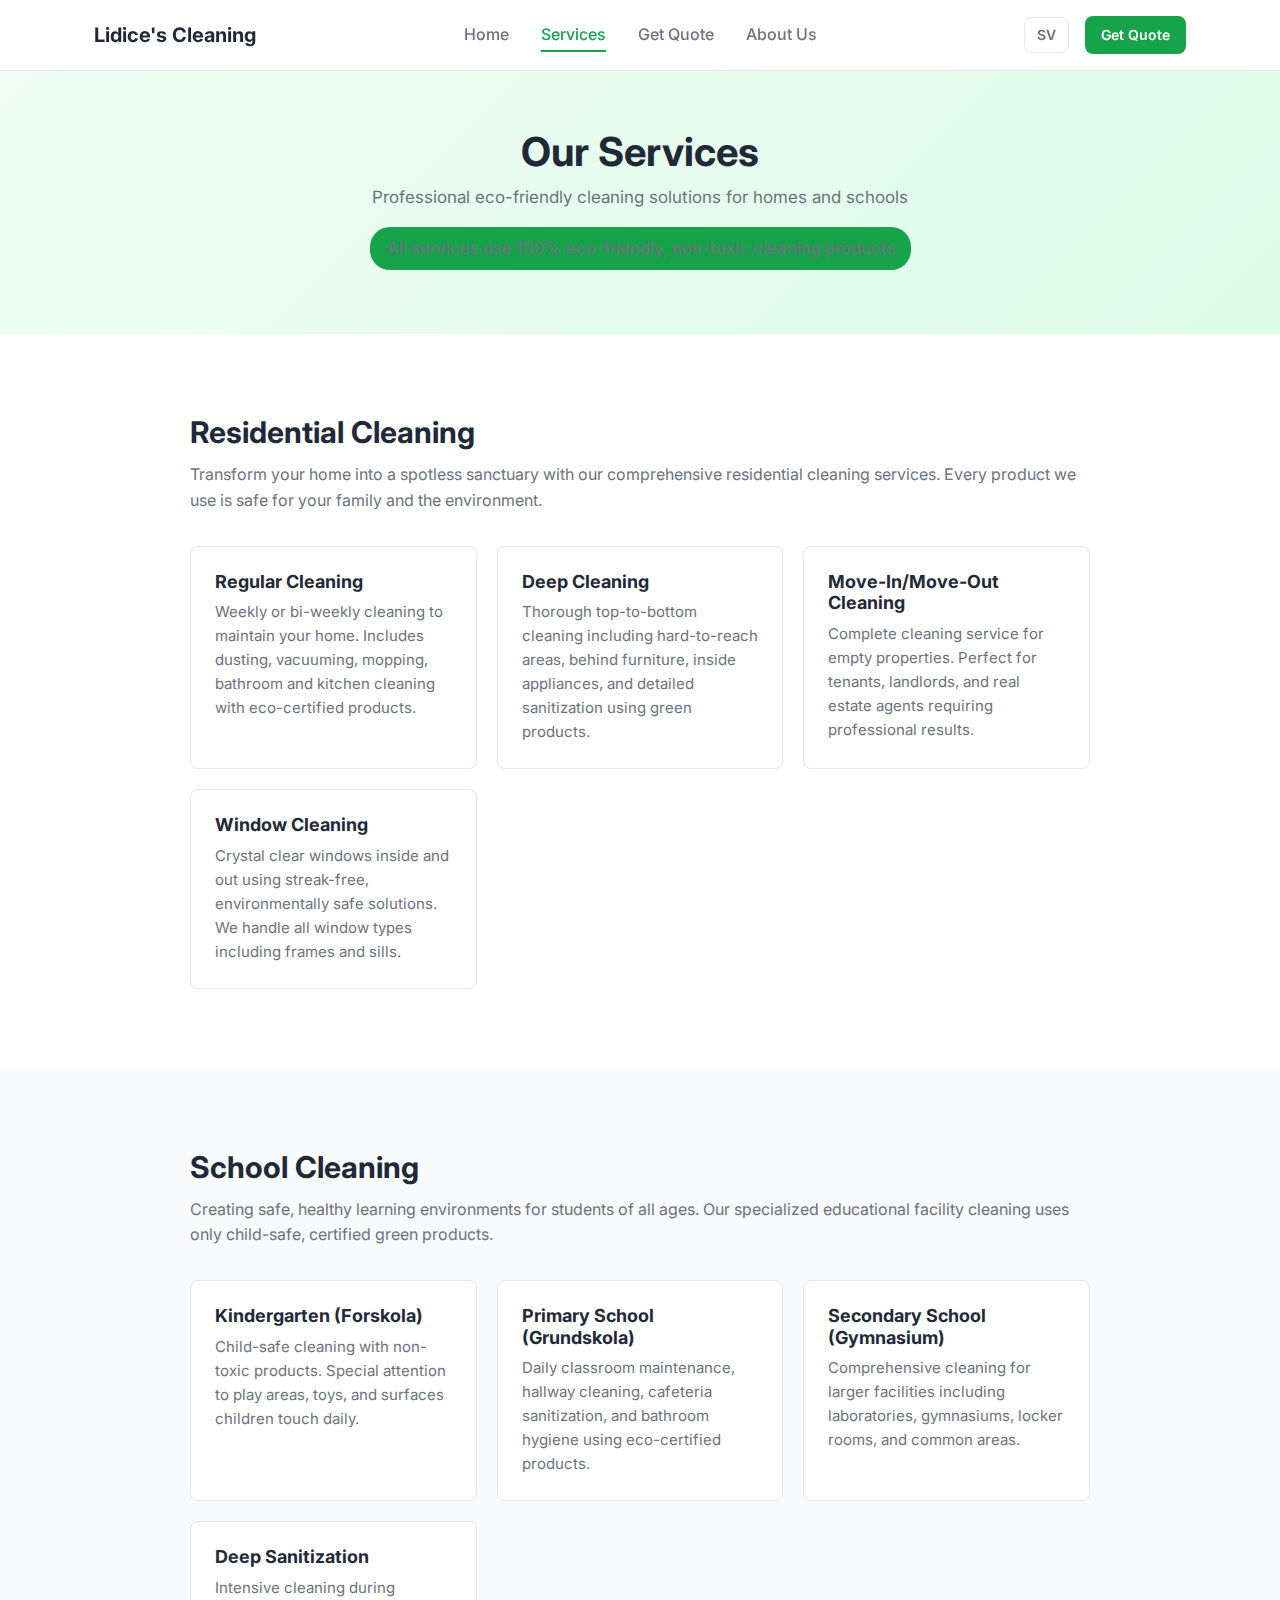
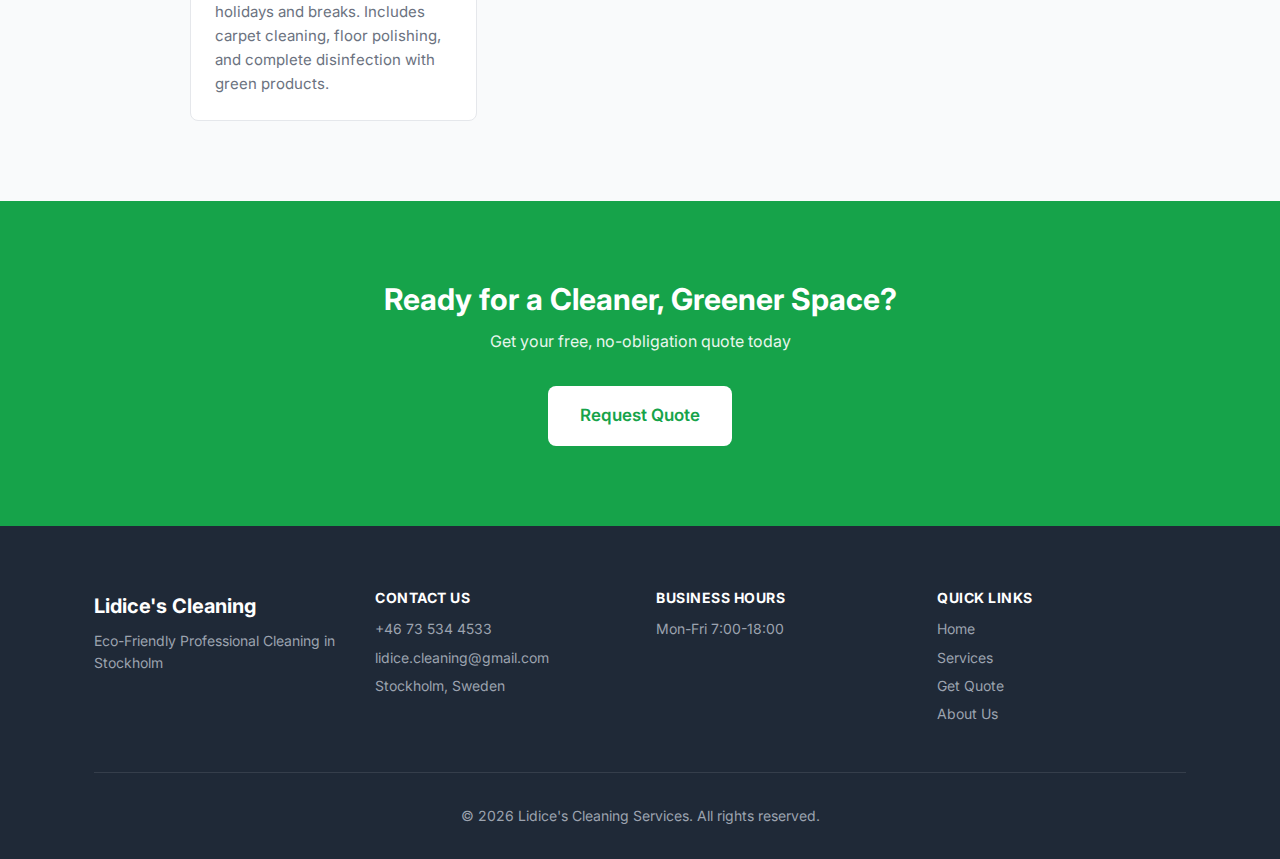
<file: docs/en/services.html>
<!DOCTYPE html>
<html lang="en">
<head>
    <meta charset="UTF-8">
    <meta name="viewport" content="width=device-width, initial-scale=1.0">
    <meta name="description" content="Eco-friendly professional cleaning services in Stockholm. 100% green products. Residential and school cleaning.">
    <meta name="keywords" content="eco-friendly cleaning, green cleaning, Stockholm, hemstadning, skolstadning, miljovanlig stadning">
    <title>Our Services | Lidice's Cleaning Services</title>

    <!-- Open Graph -->
    <meta property="og:title" content="Our Services | Lidice's Cleaning Services">
    <meta property="og:description" content="Eco-friendly professional cleaning services in Stockholm using 100% green products.">
    <meta property="og:type" content="website">

    <!-- Favicon -->
    <link rel="icon" type="image/svg+xml" href="../images/favicon.svg">

    <!-- Fonts -->
    <link rel="preconnect" href="https://fonts.googleapis.com">
    <link rel="preconnect" href="https://fonts.gstatic.com" crossorigin>
    <link href="https://fonts.googleapis.com/css2?family=Inter:wght@400;500;600;700&display=swap" rel="stylesheet">

    <!-- Styles -->
    <link rel="stylesheet" href="../css/style.css">

    <!-- Schema.org LocalBusiness -->
    <script type="application/ld+json">
    {
        "@context": "https://schema.org",
        "@type": "LocalBusiness",
        "name": "Lidice's Cleaning Services",
        "description": "Eco-friendly professional cleaning services in Stockholm using 100% green products.",
        "url": "https://cubreto.github.io/lidice-cleaning/",
        "telephone": "+46 73 534 4533",
        "email": "lidice.cleaning@gmail.com",
        "address": {
            "@type": "PostalAddress",
            "addressLocality": "Stockholm",
            "addressCountry": "SE"
        },
        "openingHours": "Mo-Fr 07:00-18:00",
        "priceRange": "$$",
        "serviceArea": {
            "@type": "City",
            "name": "Stockholm"
        }
    }
    </script>
</head>
<body>
    <!-- Header -->
    <header class="header">
        <div class="container">
            <nav class="nav">
                <a href="index.html" class="logo">
                    <span class="logo-text">Lidice's Cleaning</span>
                </a>

                <ul class="nav-links">
                    <li><a href="index.html" class="">Home</a></li>
                    <li><a href="services.html" class="active">Services</a></li>
                    <li><a href="quote.html" class="">Get Quote</a></li>
                    <li><a href="about.html" class="">About Us</a></li>
                </ul>

                <div class="nav-actions">
                    <a href="../sv/tjanster.html" class="lang-switch" title="Svenska">
                        SV
                    </a>
                    <a href="quote.html" class="btn btn-primary btn-sm">Get Quote</a>
                    <button class="mobile-menu-btn" aria-label="Menu">
                        <span></span>
                        <span></span>
                        <span></span>
                    </button>
                </div>
            </nav>
        </div>
    </header>

    <!-- Mobile Menu -->
    <div class="mobile-menu">
        <ul class="mobile-nav-links">
            <li><a href="index.html">Home</a></li>
            <li><a href="services.html">Services</a></li>
            <li><a href="quote.html">Get Quote</a></li>
            <li><a href="about.html">About Us</a></li>
            <li><a href="../sv/tjanster.html">Svenska</a></li>
        </ul>
    </div>

    <!-- Main Content -->
    <main>
        
        <!-- Page Header -->
        <section class="page-header">
            <div class="container">
                <h1>Our Services</h1>
                <p>Professional eco-friendly cleaning solutions for homes and schools</p>
                <p class="green-badge">All services use 100% eco-friendly, non-toxic cleaning products</p>
            </div>
        </section>

        <!-- Residential Cleaning -->
        <section class="section">
            <div class="container">
                <div class="services-section">
                    <div class="services-header">
                        <h2>Residential Cleaning</h2>
                        <p>Transform your home into a spotless sanctuary with our comprehensive residential cleaning services. Every product we use is safe for your family and the environment.</p>
                    </div>
                    <div class="services-detail-grid">
                        
            <div class="service-detail-card">
                <h4>Regular Cleaning</h4>
                <p>Weekly or bi-weekly cleaning to maintain your home. Includes dusting, vacuuming, mopping, bathroom and kitchen cleaning with eco-certified products.</p>
            </div>
            <div class="service-detail-card">
                <h4>Deep Cleaning</h4>
                <p>Thorough top-to-bottom cleaning including hard-to-reach areas, behind furniture, inside appliances, and detailed sanitization using green products.</p>
            </div>
            <div class="service-detail-card">
                <h4>Move-In/Move-Out Cleaning</h4>
                <p>Complete cleaning service for empty properties. Perfect for tenants, landlords, and real estate agents requiring professional results.</p>
            </div>
            <div class="service-detail-card">
                <h4>Window Cleaning</h4>
                <p>Crystal clear windows inside and out using streak-free, environmentally safe solutions. We handle all window types including frames and sills.</p>
            </div>
                    </div>
                </div>
            </div>
        </section>

        <!-- School Cleaning -->
        <section class="section section-alt">
            <div class="container">
                <div class="services-section">
                    <div class="services-header">
                        <h2>School Cleaning</h2>
                        <p>Creating safe, healthy learning environments for students of all ages. Our specialized educational facility cleaning uses only child-safe, certified green products.</p>
                    </div>
                    <div class="services-detail-grid">
                        
            <div class="service-detail-card">
                <h4>Kindergarten (Forskola)</h4>
                <p>Child-safe cleaning with non-toxic products. Special attention to play areas, toys, and surfaces children touch daily.</p>
            </div>
            <div class="service-detail-card">
                <h4>Primary School (Grundskola)</h4>
                <p>Daily classroom maintenance, hallway cleaning, cafeteria sanitization, and bathroom hygiene using eco-certified products.</p>
            </div>
            <div class="service-detail-card">
                <h4>Secondary School (Gymnasium)</h4>
                <p>Comprehensive cleaning for larger facilities including laboratories, gymnasiums, locker rooms, and common areas.</p>
            </div>
            <div class="service-detail-card">
                <h4>Deep Sanitization</h4>
                <p>Intensive cleaning during holidays and breaks. Includes carpet cleaning, floor polishing, and complete disinfection with green products.</p>
            </div>
                    </div>
                </div>
            </div>
        </section>

        <!-- CTA Section -->
        <section class="section cta-section">
            <div class="container">
                <div class="cta-content">
                    <h2>Ready for a Cleaner, Greener Space?</h2>
                    <p>Get your free, no-obligation quote today</p>
                    <a href="quote.html" class="btn btn-primary btn-lg">Request Quote</a>
                </div>
            </div>
        </section>
    
    </main>

    <!-- Footer -->
    <footer class="footer">
        <div class="container">
            <div class="footer-grid">
                <div class="footer-brand">
                    <a href="index.html" class="logo">
                        <span class="logo-text">Lidice's Cleaning</span>
                    </a>
                    <p>Eco-Friendly Professional Cleaning in Stockholm</p>
                </div>

                <div class="footer-contact">
                    <h4>Contact Us</h4>
                    <ul>
                        <li><a href="tel:+46 73 534 4533">+46 73 534 4533</a></li>
                        <li><a href="mailto:lidice.cleaning@gmail.com">lidice.cleaning@gmail.com</a></li>
                        <li>Stockholm, Sweden</li>
                    </ul>
                </div>

                <div class="footer-hours">
                    <h4>Business Hours</h4>
                    <p>Mon-Fri 7:00-18:00</p>
                </div>

                <div class="footer-links">
                    <h4>Quick Links</h4>
                    <ul>
                        <li><a href="index.html">Home</a></li>
                        <li><a href="services.html">Services</a></li>
                        <li><a href="quote.html">Get Quote</a></li>
                        <li><a href="about.html">About Us</a></li>
                    </ul>
                </div>
            </div>

            <div class="footer-bottom">
                <p>© 2026 Lidice's Cleaning Services. All rights reserved.</p>
            </div>
        </div>
    </footer>

    <!-- Back to Top Button -->
    <button class="back-to-top" aria-label="Back to top">
        <svg width="24" height="24" viewBox="0 0 24 24" fill="none" stroke="currentColor" stroke-width="2">
            <polyline points="18 15 12 9 6 15"></polyline>
        </svg>
    </button>

    <script src="../js/main.js"></script>
</body>
</html>
</file>
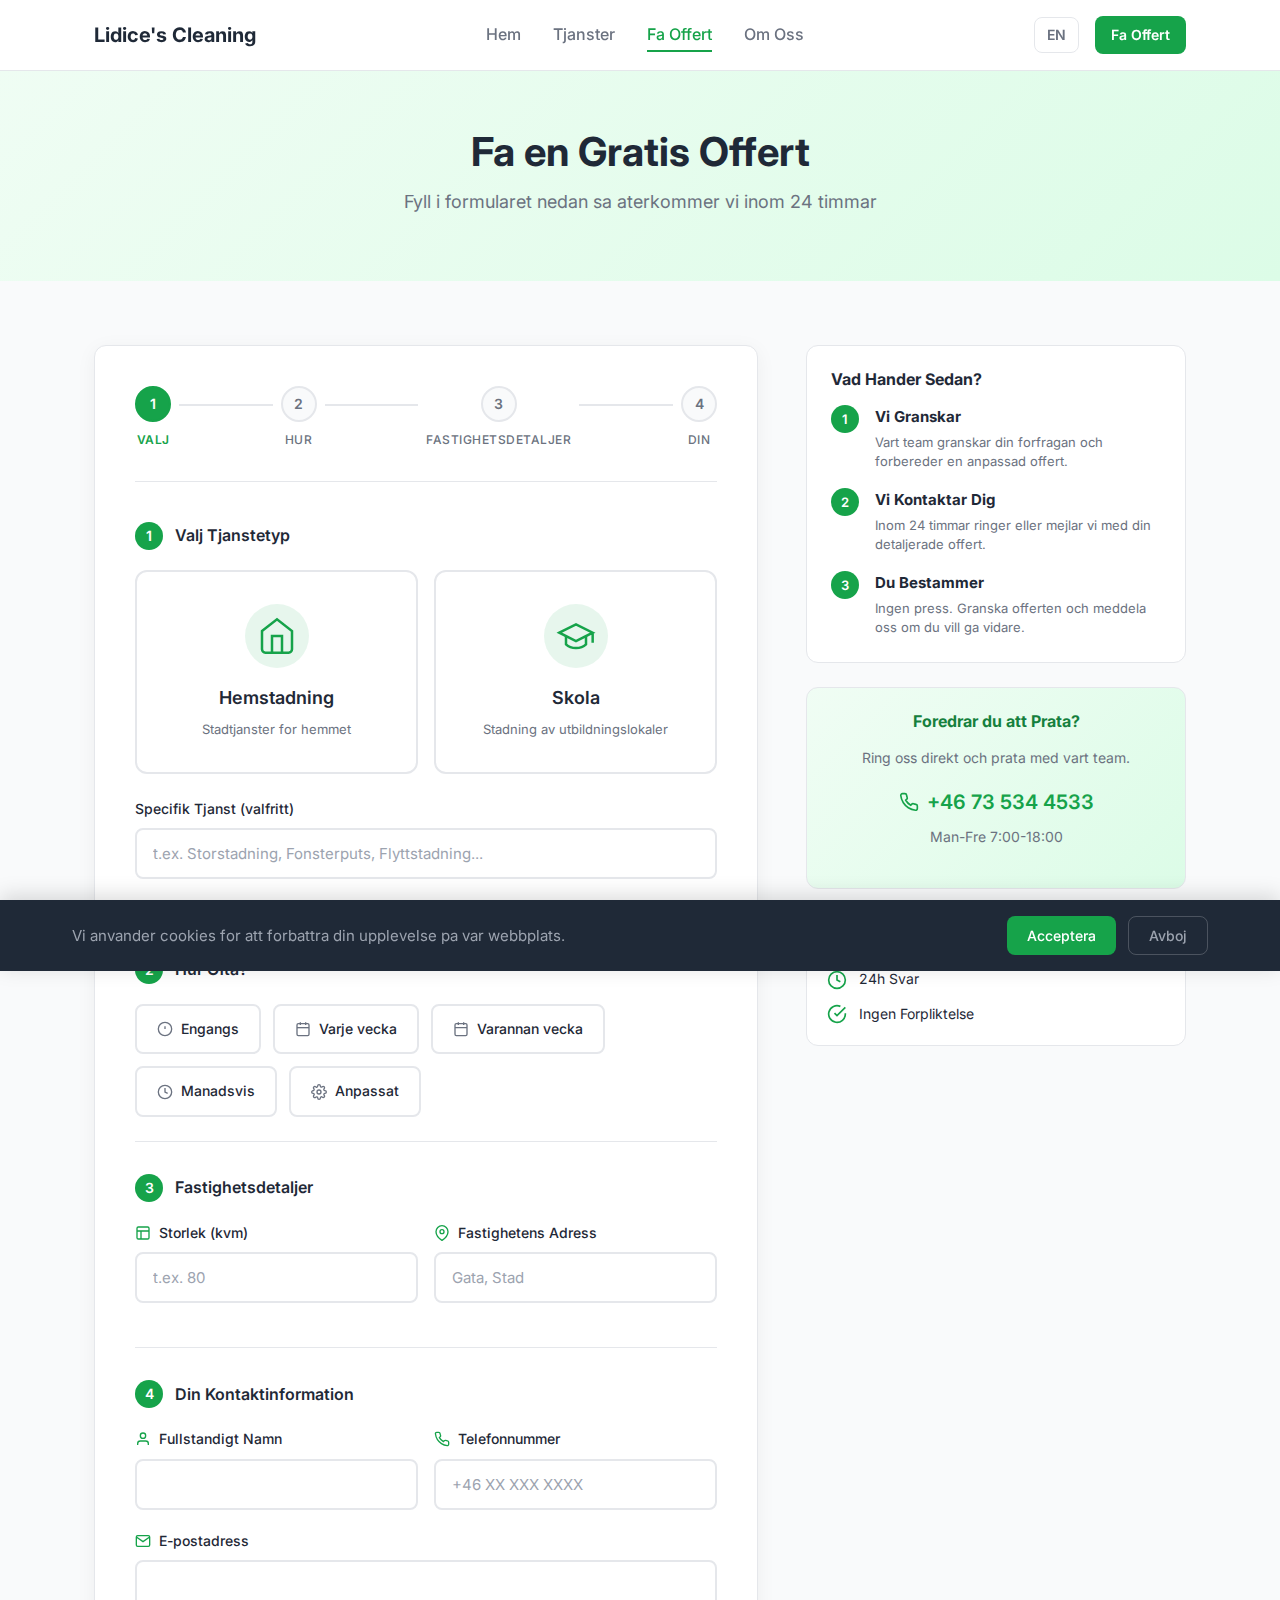
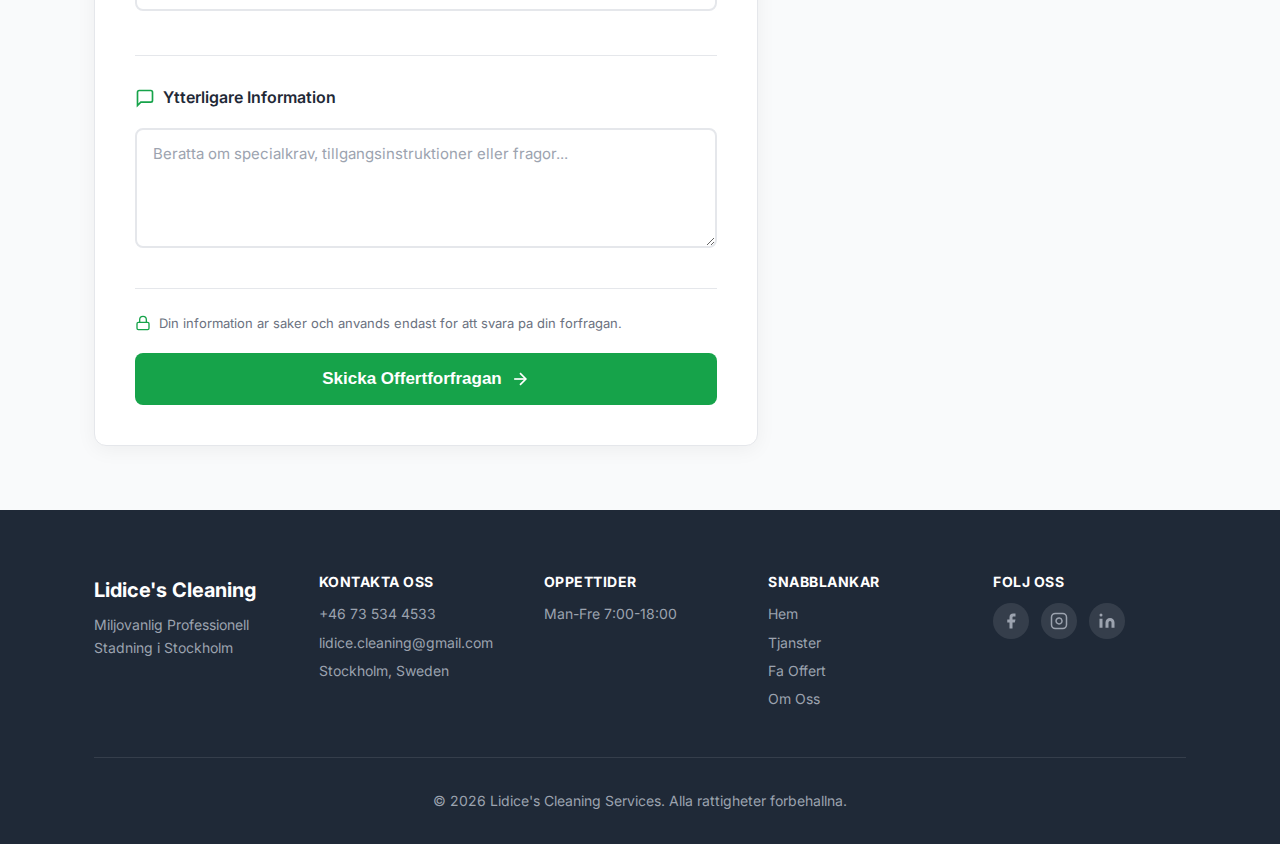
<file: docs/sv/offert.html>
<!DOCTYPE html>
<html lang="sv">
<head>
    <meta charset="UTF-8">
    <meta name="viewport" content="width=device-width, initial-scale=1.0">
    <meta name="description" content="Eco-friendly professional cleaning services in Stockholm. 100% green products. Residential and school cleaning.">
    <meta name="keywords" content="eco-friendly cleaning, green cleaning, Stockholm, hemstadning, skolstadning, miljovanlig stadning">
    <title>Fa en Gratis Offert | Lidice's Cleaning Services</title>

    <!-- Open Graph -->
    <meta property="og:title" content="Fa en Gratis Offert | Lidice's Cleaning Services">
    <meta property="og:description" content="Eco-friendly professional cleaning services in Stockholm using 100% green products.">
    <meta property="og:type" content="website">

    <!-- Favicon -->
    <link rel="icon" type="image/svg+xml" href="../images/favicon.svg">

    <!-- Fonts -->
    <link rel="preconnect" href="https://fonts.googleapis.com">
    <link rel="preconnect" href="https://fonts.gstatic.com" crossorigin>
    <link href="https://fonts.googleapis.com/css2?family=Inter:wght@400;500;600;700&display=swap" rel="stylesheet">

    <!-- Styles -->
    <link rel="stylesheet" href="../css/style.css">

    <!-- Schema.org LocalBusiness -->
    <script type="application/ld+json">
    {
        "@context": "https://schema.org",
        "@type": "LocalBusiness",
        "name": "Lidice's Cleaning Services",
        "description": "Eco-friendly professional cleaning services in Stockholm using 100% green products.",
        "url": "https://cubreto.github.io/lidice-cleaning/",
        "telephone": "+46 73 534 4533",
        "email": "lidice.cleaning@gmail.com",
        "address": {
            "@type": "PostalAddress",
            "addressLocality": "Stockholm",
            "addressCountry": "SE"
        },
        "openingHours": "Mo-Fr 07:00-18:00",
        "priceRange": "$$",
        "serviceArea": {
            "@type": "City",
            "name": "Stockholm"
        }
    }
    </script>
</head>
<body>
    <!-- Header -->
    <header class="header">
        <div class="container">
            <nav class="nav">
                <a href="index.html" class="logo">
                    <span class="logo-text">Lidice's Cleaning</span>
                </a>

                <ul class="nav-links">
                    <li><a href="index.html" class="">Hem</a></li>
                    <li><a href="tjanster.html" class="">Tjanster</a></li>
                    <li><a href="offert.html" class="active">Fa Offert</a></li>
                    <li><a href="om-oss.html" class="">Om Oss</a></li>
                </ul>

                <div class="nav-actions">
                    <a href="../en/quote.html" class="lang-switch" title="English">
                        EN
                    </a>
                    <a href="offert.html" class="btn btn-primary btn-sm">Fa Offert</a>
                    <button class="mobile-menu-btn" aria-label="Menu">
                        <span></span>
                        <span></span>
                        <span></span>
                    </button>
                </div>
            </nav>
        </div>
    </header>

    <!-- Mobile Menu -->
    <div class="mobile-menu">
        <ul class="mobile-nav-links">
            <li><a href="index.html">Hem</a></li>
            <li><a href="tjanster.html">Tjanster</a></li>
            <li><a href="offert.html">Fa Offert</a></li>
            <li><a href="om-oss.html">Om Oss</a></li>
            <li><a href="../en/quote.html">English</a></li>
        </ul>
    </div>

    <!-- Main Content -->
    <main>
        
        <!-- Page Header -->
        <section class="quote-hero">
            <div class="container">
                <div class="quote-hero-content">
                    <h1>Fa en Gratis Offert</h1>
                    <p>Fyll i formularet nedan sa aterkommer vi inom 24 timmar</p>
                </div>
            </div>
        </section>

        <!-- Quote Form Section -->
        <section class="quote-section">
            <div class="container">
                <div class="quote-layout">
                    <!-- Form Column -->
                    <div class="quote-form-column">
                        <div class="form-container">
                            <!-- Progress Bar -->
                            <div class="form-progress">
                                <div class="progress-step active" data-step="1">
                                    <div class="progress-circle">1</div>
                                    <span class="progress-label">Valj</span>
                                </div>
                                <div class="progress-line"></div>
                                <div class="progress-step" data-step="2">
                                    <div class="progress-circle">2</div>
                                    <span class="progress-label">Hur</span>
                                </div>
                                <div class="progress-line"></div>
                                <div class="progress-step" data-step="3">
                                    <div class="progress-circle">3</div>
                                    <span class="progress-label">Fastighetsdetaljer</span>
                                </div>
                                <div class="progress-line"></div>
                                <div class="progress-step" data-step="4">
                                    <div class="progress-circle">4</div>
                                    <span class="progress-label">Din</span>
                                </div>
                            </div>

                            <form id="quote-form" action="https://formspree.io/f/xyzgkqwp" method="POST">
                                <input type="hidden" name="_language" value="sv">

                                <!-- Step 1: Service Type -->
                                <div class="form-section" data-section="1">
                                    <div class="form-step-header">
                                        <span class="form-step-number">1</span>
                                        <h3>Valj Tjanstetyp</h3>
                                    </div>
                                    <div class="service-type-cards">
                                        <label class="service-type-card">
                                            <input type="radio" name="service_category" value="residential" required>
                                            <div class="service-type-content">
                                                <div class="service-type-icon">
                                                    <svg width="40" height="40" viewBox="0 0 24 24" fill="none" stroke="currentColor" stroke-width="1.5"><path d="M3 9l9-7 9 7v11a2 2 0 0 1-2 2H5a2 2 0 0 1-2-2z"/><polyline points="9 22 9 12 15 12 15 22"/></svg>
                                                </div>
                                                <span class="service-type-title">Hemstadning</span>
                                                <span class="service-type-desc">Stadtjanster for hemmet</span>
                                                <div class="service-type-check">
                                                    <svg width="20" height="20" viewBox="0 0 24 24" fill="none" stroke="currentColor" stroke-width="3"><polyline points="20 6 9 17 4 12"/></svg>
                                                </div>
                                            </div>
                                        </label>
                                        <label class="service-type-card">
                                            <input type="radio" name="service_category" value="school">
                                            <div class="service-type-content">
                                                <div class="service-type-icon">
                                                    <svg width="40" height="40" viewBox="0 0 24 24" fill="none" stroke="currentColor" stroke-width="1.5"><path d="M22 10v6M2 10l10-5 10 5-10 5z"/><path d="M6 12v5c3 3 9 3 12 0v-5"/></svg>
                                                </div>
                                                <span class="service-type-title">Skola</span>
                                                <span class="service-type-desc">Stadning av utbildningslokaler</span>
                                                <div class="service-type-check">
                                                    <svg width="20" height="20" viewBox="0 0 24 24" fill="none" stroke="currentColor" stroke-width="3"><polyline points="20 6 9 17 4 12"/></svg>
                                                </div>
                                            </div>
                                        </label>
                                    </div>

                                    <div class="form-group" style="margin-top: 1.5rem;">
                                        <label for="service_detail">Specifik Tjanst (valfritt)</label>
                                        <input type="text" id="service_detail" name="service_detail" placeholder="t.ex. Storstadning, Fonsterputs, Flyttstadning...">
                                    </div>
                                </div>

                                <!-- Step 2: Frequency -->
                                <div class="form-section" data-section="2">
                                    <div class="form-step-header">
                                        <span class="form-step-number">2</span>
                                        <h3>Hur Ofta?</h3>
                                    </div>
                                    <div class="frequency-options">
                                        <label class="frequency-option">
                                            <input type="radio" name="frequency" value="one-time" required>
                                            <span class="frequency-label">
                                                <svg width="16" height="16" viewBox="0 0 24 24" fill="none" stroke="currentColor" stroke-width="2"><circle cx="12" cy="12" r="10"/><line x1="12" y1="8" x2="12" y2="12"/><line x1="12" y1="16" x2="12.01" y2="16"/></svg>
                                                Engangs
                                            </span>
                                        </label>
                                        <label class="frequency-option">
                                            <input type="radio" name="frequency" value="weekly">
                                            <span class="frequency-label">
                                                <svg width="16" height="16" viewBox="0 0 24 24" fill="none" stroke="currentColor" stroke-width="2"><rect x="3" y="4" width="18" height="18" rx="2" ry="2"/><line x1="16" y1="2" x2="16" y2="6"/><line x1="8" y1="2" x2="8" y2="6"/><line x1="3" y1="10" x2="21" y2="10"/></svg>
                                                Varje vecka
                                            </span>
                                        </label>
                                        <label class="frequency-option">
                                            <input type="radio" name="frequency" value="biweekly">
                                            <span class="frequency-label">
                                                <svg width="16" height="16" viewBox="0 0 24 24" fill="none" stroke="currentColor" stroke-width="2"><path d="M8 2v4M16 2v4M3 10h18M5 4h14a2 2 0 012 2v14a2 2 0 01-2 2H5a2 2 0 01-2-2V6a2 2 0 012-2z"/></svg>
                                                Varannan vecka
                                            </span>
                                        </label>
                                        <label class="frequency-option">
                                            <input type="radio" name="frequency" value="monthly">
                                            <span class="frequency-label">
                                                <svg width="16" height="16" viewBox="0 0 24 24" fill="none" stroke="currentColor" stroke-width="2"><circle cx="12" cy="12" r="10"/><polyline points="12 6 12 12 16 14"/></svg>
                                                Manadsvis
                                            </span>
                                        </label>
                                        <label class="frequency-option">
                                            <input type="radio" name="frequency" value="custom">
                                            <span class="frequency-label">
                                                <svg width="16" height="16" viewBox="0 0 24 24" fill="none" stroke="currentColor" stroke-width="2"><circle cx="12" cy="12" r="3"/><path d="M19.4 15a1.65 1.65 0 00.33 1.82l.06.06a2 2 0 010 2.83 2 2 0 01-2.83 0l-.06-.06a1.65 1.65 0 00-1.82-.33 1.65 1.65 0 00-1 1.51V21a2 2 0 01-2 2 2 2 0 01-2-2v-.09A1.65 1.65 0 009 19.4a1.65 1.65 0 00-1.82.33l-.06.06a2 2 0 01-2.83 0 2 2 0 010-2.83l.06-.06a1.65 1.65 0 00.33-1.82 1.65 1.65 0 00-1.51-1H3a2 2 0 01-2-2 2 2 0 012-2h.09A1.65 1.65 0 004.6 9a1.65 1.65 0 00-.33-1.82l-.06-.06a2 2 0 010-2.83 2 2 0 012.83 0l.06.06a1.65 1.65 0 001.82.33H9a1.65 1.65 0 001-1.51V3a2 2 0 012-2 2 2 0 012 2v.09a1.65 1.65 0 001 1.51 1.65 1.65 0 001.82-.33l.06-.06a2 2 0 012.83 0 2 2 0 010 2.83l-.06.06a1.65 1.65 0 00-.33 1.82V9a1.65 1.65 0 001.51 1H21a2 2 0 012 2 2 2 0 01-2 2h-.09a1.65 1.65 0 00-1.51 1z"/></svg>
                                                Anpassat
                                            </span>
                                        </label>
                                    </div>
                                </div>

                                <!-- Step 3: Property Details -->
                                <div class="form-section" data-section="3">
                                    <div class="form-step-header">
                                        <span class="form-step-number">3</span>
                                        <h3>Fastighetsdetaljer</h3>
                                    </div>
                                    <div class="form-row">
                                        <div class="form-group">
                                            <label for="size">
                                                <svg width="16" height="16" viewBox="0 0 24 24" fill="none" stroke="currentColor" stroke-width="2"><rect x="3" y="3" width="18" height="18" rx="2"/><path d="M3 9h18M9 21V9"/></svg>
                                                Storlek (kvm)
                                            </label>
                                            <input type="text" id="size" name="size" placeholder="t.ex. 80">
                                        </div>
                                        <div class="form-group">
                                            <label for="address">
                                                <svg width="16" height="16" viewBox="0 0 24 24" fill="none" stroke="currentColor" stroke-width="2"><path d="M21 10c0 7-9 13-9 13s-9-6-9-13a9 9 0 0 1 18 0z"/><circle cx="12" cy="10" r="3"/></svg>
                                                Fastighetens Adress
                                            </label>
                                            <input type="text" id="address" name="address" placeholder="Gata, Stad">
                                        </div>
                                    </div>
                                </div>

                                <!-- Step 4: Contact Details -->
                                <div class="form-section" data-section="4">
                                    <div class="form-step-header">
                                        <span class="form-step-number">4</span>
                                        <h3>Din Kontaktinformation</h3>
                                    </div>
                                    <div class="form-row">
                                        <div class="form-group">
                                            <label for="name">
                                                <svg width="16" height="16" viewBox="0 0 24 24" fill="none" stroke="currentColor" stroke-width="2"><path d="M20 21v-2a4 4 0 0 0-4-4H8a4 4 0 0 0-4 4v2"/><circle cx="12" cy="7" r="4"/></svg>
                                                Fullstandigt Namn
                                            </label>
                                            <input type="text" id="name" name="name" required>
                                        </div>
                                        <div class="form-group">
                                            <label for="phone">
                                                <svg width="16" height="16" viewBox="0 0 24 24" fill="none" stroke="currentColor" stroke-width="2"><path d="M22 16.92v3a2 2 0 0 1-2.18 2 19.79 19.79 0 0 1-8.63-3.07 19.5 19.5 0 0 1-6-6 19.79 19.79 0 0 1-3.07-8.67A2 2 0 0 1 4.11 2h3a2 2 0 0 1 2 1.72 12.84 12.84 0 0 0 .7 2.81 2 2 0 0 1-.45 2.11L8.09 9.91a16 16 0 0 0 6 6l1.27-1.27a2 2 0 0 1 2.11-.45 12.84 12.84 0 0 0 2.81.7A2 2 0 0 1 22 16.92z"/></svg>
                                                Telefonnummer
                                            </label>
                                            <input type="tel" id="phone" name="phone" placeholder="+46 XX XXX XXXX">
                                        </div>
                                    </div>
                                    <div class="form-group">
                                        <label for="email">
                                            <svg width="16" height="16" viewBox="0 0 24 24" fill="none" stroke="currentColor" stroke-width="2"><path d="M4 4h16c1.1 0 2 .9 2 2v12c0 1.1-.9 2-2 2H4c-1.1 0-2-.9-2-2V6c0-1.1.9-2 2-2z"/><polyline points="22,6 12,13 2,6"/></svg>
                                            E-postadress
                                        </label>
                                        <input type="email" id="email" name="email" required>
                                    </div>
                                </div>

                                <!-- Additional Info -->
                                <div class="form-section form-section-message">
                                    <h3 class="form-section-title">
                                        <svg width="20" height="20" viewBox="0 0 24 24" fill="none" stroke="currentColor" stroke-width="2"><path d="M21 15a2 2 0 0 1-2 2H7l-4 4V5a2 2 0 0 1 2-2h14a2 2 0 0 1 2 2z"/></svg>
                                        Ytterligare Information
                                    </h3>
                                    <div class="form-group">
                                        <textarea id="message" name="message" rows="4" placeholder="Beratta om specialkrav, tillgangsinstruktioner eller fragor..."></textarea>
                                    </div>
                                </div>

                                <div class="form-footer">
                                    <p class="form-privacy">
                                        <svg width="16" height="16" viewBox="0 0 24 24" fill="none" stroke="currentColor" stroke-width="2"><rect x="3" y="11" width="18" height="11" rx="2" ry="2"/><path d="M7 11V7a5 5 0 0 1 10 0v4"/></svg>
                                        Din information ar saker och anvands endast for att svara pa din forfragan.
                                    </p>

                                    <button type="submit" class="btn btn-primary btn-lg btn-full">
                                        <span>Skicka Offertforfragan</span>
                                        <svg width="20" height="20" viewBox="0 0 24 24" fill="none" stroke="currentColor" stroke-width="2"><line x1="5" y1="12" x2="19" y2="12"/><polyline points="12 5 19 12 12 19"/></svg>
                                    </button>
                                </div>
                            </form>

                            <div id="form-success" class="form-message success" style="display: none;">
                                <svg width="24" height="24" viewBox="0 0 24 24" fill="none" stroke="currentColor" stroke-width="2"><path d="M22 11.08V12a10 10 0 1 1-5.93-9.14"/><polyline points="22 4 12 14.01 9 11.01"/></svg>
                                <span>Tack! Vi kontaktar dig inom 24 timmar.</span>
                            </div>

                            <div id="form-error" class="form-message error" style="display: none;">
                                <svg width="24" height="24" viewBox="0 0 24 24" fill="none" stroke="currentColor" stroke-width="2"><circle cx="12" cy="12" r="10"/><line x1="15" y1="9" x2="9" y2="15"/><line x1="9" y1="9" x2="15" y2="15"/></svg>
                                <span>Nagot gick fel. Forsok igen eller ring oss direkt.</span>
                            </div>
                        </div>
                    </div>

                    <!-- Info Column -->
                    <div class="quote-info-column">
                        <!-- What Happens Next -->
                        <div class="quote-info-card">
                            <h3>Vad Hander Sedan?</h3>
                            <div class="next-steps">
                                <div class="next-step">
                                    <div class="next-step-number">1</div>
                                    <div class="next-step-content">
                                        <strong>Vi Granskar</strong>
                                        <p>Vart team granskar din forfragan och forbereder en anpassad offert.</p>
                                    </div>
                                </div>
                                <div class="next-step">
                                    <div class="next-step-number">2</div>
                                    <div class="next-step-content">
                                        <strong>Vi Kontaktar Dig</strong>
                                        <p>Inom 24 timmar ringer eller mejlar vi med din detaljerade offert.</p>
                                    </div>
                                </div>
                                <div class="next-step">
                                    <div class="next-step-number">3</div>
                                    <div class="next-step-content">
                                        <strong>Du Bestammer</strong>
                                        <p>Ingen press. Granska offerten och meddela oss om du vill ga vidare.</p>
                                    </div>
                                </div>
                            </div>
                        </div>

                        <!-- Contact Options -->
                        <div class="quote-info-card quote-contact-card">
                            <h3>Foredrar du att Prata?</h3>
                            <p>Ring oss direkt och prata med vart team.</p>
                            <a href="tel:+46 73 534 4533" class="quote-phone-link">
                                <svg width="20" height="20" viewBox="0 0 24 24" fill="none" stroke="currentColor" stroke-width="2"><path d="M22 16.92v3a2 2 0 0 1-2.18 2 19.79 19.79 0 0 1-8.63-3.07 19.5 19.5 0 0 1-6-6 19.79 19.79 0 0 1-3.07-8.67A2 2 0 0 1 4.11 2h3a2 2 0 0 1 2 1.72 12.84 12.84 0 0 0 .7 2.81 2 2 0 0 1-.45 2.11L8.09 9.91a16 16 0 0 0 6 6l1.27-1.27a2 2 0 0 1 2.11-.45 12.84 12.84 0 0 0 2.81.7A2 2 0 0 1 22 16.92z"/></svg>
                                +46 73 534 4533
                            </a>
                            <p class="quote-hours">Man-Fre 7:00-18:00</p>
                        </div>

                        <!-- Trust Indicators -->
                        <div class="quote-trust-badges">
                            <div class="quote-trust-item">
                                <svg width="20" height="20" viewBox="0 0 24 24" fill="none" stroke="currentColor" stroke-width="2"><path d="M12 22s8-4 8-10V5l-8-3-8 3v7c0 6 8 10 8 10z"/></svg>
                                <span>Gratis Offert</span>
                            </div>
                            <div class="quote-trust-item">
                                <svg width="20" height="20" viewBox="0 0 24 24" fill="none" stroke="currentColor" stroke-width="2"><circle cx="12" cy="12" r="10"/><polyline points="12 6 12 12 16 14"/></svg>
                                <span>24h Svar</span>
                            </div>
                            <div class="quote-trust-item">
                                <svg width="20" height="20" viewBox="0 0 24 24" fill="none" stroke="currentColor" stroke-width="2"><path d="M22 11.08V12a10 10 0 1 1-5.93-9.14"/><polyline points="22 4 12 14.01 9 11.01"/></svg>
                                <span>Ingen Forpliktelse</span>
                            </div>
                        </div>
                    </div>
                </div>
            </div>
        </section>
    
    </main>

    <!-- Footer -->
    <footer class="footer">
        <div class="container">
            <div class="footer-grid">
                <div class="footer-brand">
                    <a href="index.html" class="logo">
                        <span class="logo-text">Lidice's Cleaning</span>
                    </a>
                    <p>Miljovanlig Professionell Stadning i Stockholm</p>
                </div>

                <div class="footer-contact">
                    <h4>Kontakta Oss</h4>
                    <ul>
                        <li><a href="tel:+46 73 534 4533">+46 73 534 4533</a></li>
                        <li><a href="mailto:lidice.cleaning@gmail.com">lidice.cleaning@gmail.com</a></li>
                        <li>Stockholm, Sweden</li>
                    </ul>
                </div>

                <div class="footer-hours">
                    <h4>Oppettider</h4>
                    <p>Man-Fre 7:00-18:00</p>
                </div>

                <div class="footer-links">
                    <h4>Snabblankar</h4>
                    <ul>
                        <li><a href="index.html">Hem</a></li>
                        <li><a href="tjanster.html">Tjanster</a></li>
                        <li><a href="offert.html">Fa Offert</a></li>
                        <li><a href="om-oss.html">Om Oss</a></li>
                    </ul>
                </div>

                <div class="footer-social">
                    <h4>Folj Oss</h4>
                    <div class="social-links">
                        <a href="#" class="social-link" aria-label="Facebook" title="Facebook">
                            <svg width="20" height="20" viewBox="0 0 24 24" fill="currentColor"><path d="M18 2h-3a5 5 0 0 0-5 5v3H7v4h3v8h4v-8h3l1-4h-4V7a1 1 0 0 1 1-1h3z"/></svg>
                        </a>
                        <a href="#" class="social-link" aria-label="Instagram" title="Instagram">
                            <svg width="20" height="20" viewBox="0 0 24 24" fill="none" stroke="currentColor" stroke-width="2"><rect x="2" y="2" width="20" height="20" rx="5" ry="5"/><path d="M16 11.37A4 4 0 1 1 12.63 8 4 4 0 0 1 16 11.37z"/><line x1="17.5" y1="6.5" x2="17.51" y2="6.5"/></svg>
                        </a>
                        <a href="#" class="social-link" aria-label="LinkedIn" title="LinkedIn">
                            <svg width="20" height="20" viewBox="0 0 24 24" fill="currentColor"><path d="M16 8a6 6 0 0 1 6 6v7h-4v-7a2 2 0 0 0-2-2 2 2 0 0 0-2 2v7h-4v-7a6 6 0 0 1 6-6z"/><rect x="2" y="9" width="4" height="12"/><circle cx="4" cy="4" r="2"/></svg>
                        </a>
                    </div>
                </div>
            </div>

            <div class="footer-bottom">
                <p>© 2026 Lidice's Cleaning Services. Alla rattigheter forbehallna.</p>
            </div>
        </div>
    </footer>

    <!-- Cookie Consent Banner -->
    <div class="cookie-banner" id="cookie-banner">
        <div class="cookie-content">
            <p>Vi anvander cookies for att forbattra din upplevelse pa var webbplats.</p>
            <div class="cookie-actions">
                <button class="cookie-btn cookie-accept" id="cookie-accept">Acceptera</button>
                <button class="cookie-btn cookie-decline" id="cookie-decline">Avboj</button>
            </div>
        </div>
    </div>

    <!-- Back to Top Button -->
    <button class="back-to-top" aria-label="Back to top">
        <svg width="24" height="24" viewBox="0 0 24 24" fill="none" stroke="currentColor" stroke-width="2">
            <polyline points="18 15 12 9 6 15"></polyline>
        </svg>
    </button>

    <script src="../js/main.js"></script>
</body>
</html>
</file>
<file: docs/css/style.css>
/* =============================================================================
   Lidice's Cleaning Services - Stylesheet
   Professional, Clean Design with Green/Eco Focus
   ============================================================================= */

/* CSS Variables */
:root {
    --primary: #16a34a;
    --primary-dark: #15803d;
    --primary-light: #22c55e;
    --text: #1f2937;
    --text-light: #6b7280;
    --text-lighter: #9ca3af;
    --bg: #ffffff;
    --bg-alt: #f9fafb;
    --bg-green: #f0fdf4;
    --border: #e5e7eb;
    --shadow: rgba(0, 0, 0, 0.1);
    --shadow-lg: rgba(0, 0, 0, 0.15);
    --radius: 8px;
    --radius-lg: 12px;
    --transition: 0.2s ease;
}

/* Reset & Base */
*, *::before, *::after {
    margin: 0;
    padding: 0;
    box-sizing: border-box;
}

html {
    scroll-behavior: smooth;
}

body {
    font-family: 'Inter', -apple-system, BlinkMacSystemFont, 'Segoe UI', Roboto, sans-serif;
    font-size: 16px;
    line-height: 1.6;
    color: var(--text);
    background: var(--bg);
}

img {
    max-width: 100%;
    height: auto;
}

a {
    color: var(--primary);
    text-decoration: none;
    transition: color var(--transition);
}

a:hover {
    color: var(--primary-dark);
}

/* Container */
.container {
    width: 100%;
    max-width: 1140px;
    margin: 0 auto;
    padding: 0 1.5rem;
}

/* Typography */
h1, h2, h3, h4, h5, h6 {
    font-weight: 700;
    line-height: 1.2;
    color: var(--text);
}

h1 { font-size: 2.5rem; }
h2 { font-size: 1.875rem; }
h3 { font-size: 1.25rem; }
h4 { font-size: 1.125rem; }

@media (max-width: 768px) {
    h1 { font-size: 2rem; }
    h2 { font-size: 1.5rem; }
}

/* Buttons */
.btn {
    display: inline-flex;
    align-items: center;
    justify-content: center;
    padding: 0.75rem 1.5rem;
    font-size: 1rem;
    font-weight: 600;
    text-decoration: none;
    border: none;
    border-radius: var(--radius);
    cursor: pointer;
    transition: all var(--transition);
}

.btn-sm {
    padding: 0.5rem 1rem;
    font-size: 0.875rem;
}

.btn-lg {
    padding: 1rem 2rem;
    font-size: 1.0625rem;
}

.btn-full {
    width: 100%;
}

.btn-primary {
    background: var(--primary);
    color: white;
}

.btn-primary:hover {
    background: var(--primary-dark);
    color: white;
    transform: translateY(-2px);
    box-shadow: 0 8px 20px rgba(22, 163, 74, 0.3);
}

/* =============================================================================
   Header & Navigation
   ============================================================================= */

.header {
    position: fixed;
    top: 0;
    left: 0;
    right: 0;
    z-index: 1000;
    background: rgba(255, 255, 255, 0.98);
    backdrop-filter: blur(10px);
    border-bottom: 1px solid var(--border);
}

.nav {
    display: flex;
    align-items: center;
    justify-content: space-between;
    height: 70px;
}

.logo {
    display: flex;
    align-items: center;
    font-weight: 700;
    font-size: 1.25rem;
    color: var(--text);
}

.logo:hover {
    color: var(--text);
}

.nav-links {
    display: flex;
    list-style: none;
    gap: 2rem;
}

.nav-links a {
    font-weight: 500;
    color: var(--text-light);
    padding: 0.5rem 0;
    position: relative;
}

.nav-links a:hover,
.nav-links a.active {
    color: var(--primary);
}

.nav-links a.active::after {
    content: '';
    position: absolute;
    bottom: 0;
    left: 0;
    right: 0;
    height: 2px;
    background: var(--primary);
}

.nav-actions {
    display: flex;
    align-items: center;
    gap: 1rem;
}

.lang-switch {
    font-size: 0.875rem;
    font-weight: 600;
    padding: 0.375rem 0.75rem;
    border: 1px solid var(--border);
    border-radius: var(--radius);
    color: var(--text-light);
    transition: all var(--transition);
}

.lang-switch:hover {
    border-color: var(--primary);
    color: var(--primary);
}

/* Mobile Menu Button */
.mobile-menu-btn {
    display: none;
    flex-direction: column;
    justify-content: center;
    gap: 5px;
    width: 28px;
    height: 28px;
    background: none;
    border: none;
    cursor: pointer;
}

.mobile-menu-btn span {
    display: block;
    width: 100%;
    height: 2px;
    background: var(--text);
    border-radius: 2px;
    transition: all var(--transition);
}

/* Mobile Menu */
.mobile-menu {
    display: none;
    position: fixed;
    top: 70px;
    left: 0;
    right: 0;
    background: white;
    border-bottom: 1px solid var(--border);
    padding: 1rem;
    z-index: 999;
}

.mobile-menu.active {
    display: block;
}

.mobile-nav-links {
    list-style: none;
}

.mobile-nav-links li {
    border-bottom: 1px solid var(--border);
}

.mobile-nav-links li:last-child {
    border-bottom: none;
}

.mobile-nav-links a {
    display: block;
    padding: 1rem;
    color: var(--text);
    font-weight: 500;
}

@media (max-width: 768px) {
    .nav-links,
    .nav-actions .btn {
        display: none;
    }

    .mobile-menu-btn {
        display: flex;
    }
}

/* =============================================================================
   Sections
   ============================================================================= */

.section {
    padding: 5rem 0;
}

.section-alt {
    background: var(--bg-alt);
}

.section-green {
    background: var(--bg-green);
}

.section-title {
    text-align: center;
    margin-bottom: 1rem;
}

.section-subtitle {
    text-align: center;
    color: var(--text-light);
    margin-bottom: 2.5rem;
}

.page-header {
    padding: 8rem 0 4rem;
    background: linear-gradient(135deg, #f0fdf4 0%, #dcfce7 100%);
    text-align: center;
}

.page-header h1 {
    margin-bottom: 0.5rem;
}

.page-header p {
    color: var(--text-light);
    font-size: 1.0625rem;
}

.green-badge {
    display: inline-block;
    margin-top: 1rem;
    padding: 0.5rem 1rem;
    background: var(--primary);
    color: white;
    font-size: 0.875rem;
    font-weight: 500;
    border-radius: 20px;
}

/* =============================================================================
   Hero Section
   ============================================================================= */

.hero {
    padding: 10rem 0 6rem;
    background: linear-gradient(135deg, #f0fdf4 0%, #dcfce7 100%);
    overflow: hidden;
}

.hero-grid {
    display: grid;
    grid-template-columns: 1fr 1fr;
    gap: 4rem;
    align-items: center;
}

.hero-content {
    max-width: 600px;
}

.hero-illustration {
    display: flex;
    justify-content: center;
}

.hero-illustration svg {
    width: 100%;
    max-width: 400px;
    height: auto;
}

.hero h1 {
    font-size: 2.75rem;
    margin-bottom: 1rem;
}

.hero-subtitle {
    font-size: 1.25rem;
    color: var(--text-light);
    margin-bottom: 2rem;
}

@media (max-width: 992px) {
    .hero-grid {
        grid-template-columns: 1fr;
        text-align: center;
    }

    .hero-content {
        max-width: 600px;
        margin: 0 auto;
    }

    .hero-illustration {
        order: -1;
        margin-bottom: 2rem;
    }

    .hero-illustration svg {
        max-width: 300px;
    }
}

@media (max-width: 768px) {
    .hero {
        padding: 8rem 0 4rem;
    }

    .hero h1 {
        font-size: 2rem;
    }

    .hero-subtitle {
        font-size: 1rem;
    }

    .hero-illustration svg {
        max-width: 250px;
    }
}

.hero-actions {
    display: flex;
    flex-direction: column;
    align-items: center;
    gap: 1rem;
}

.hero-phone {
    font-size: 0.9375rem;
    color: var(--text-light);
}

.hero-phone a {
    font-weight: 600;
    color: var(--primary);
}

.hero-phone a:hover {
    color: var(--primary-dark);
}

/* =============================================================================
   Stats Bar
   ============================================================================= */

.stats-bar {
    background: var(--text);
    padding: 2rem 0;
}

.stats-grid {
    display: grid;
    grid-template-columns: repeat(4, 1fr);
    gap: 2rem;
}

.stat-item {
    text-align: center;
    color: white;
}

.stat-number {
    display: block;
    font-size: 2.25rem;
    font-weight: 700;
    color: var(--primary-light);
    line-height: 1.2;
}

.stat-label {
    display: block;
    font-size: 0.875rem;
    color: var(--text-lighter);
    margin-top: 0.25rem;
}

@media (max-width: 768px) {
    .stats-grid {
        grid-template-columns: repeat(2, 1fr);
        gap: 1.5rem;
    }

    .stat-number {
        font-size: 1.75rem;
    }
}

/* =============================================================================
   How It Works
   ============================================================================= */

.how-it-works {
    background: var(--bg-alt);
}

.steps-grid {
    display: grid;
    grid-template-columns: repeat(3, 1fr);
    gap: 2rem;
    max-width: 900px;
    margin: 0 auto;
}

.step-card {
    text-align: center;
    padding: 2rem 1.5rem;
    background: white;
    border-radius: var(--radius-lg);
    border: 1px solid var(--border);
}

.step-number {
    display: inline-flex;
    align-items: center;
    justify-content: center;
    width: 48px;
    height: 48px;
    background: var(--primary);
    color: white;
    font-size: 1.25rem;
    font-weight: 700;
    border-radius: 50%;
    margin-bottom: 1rem;
}

.step-card h3 {
    margin-bottom: 0.75rem;
    font-size: 1.125rem;
}

.step-card p {
    color: var(--text-light);
    font-size: 0.9375rem;
    line-height: 1.6;
}

@media (max-width: 768px) {
    .steps-grid {
        grid-template-columns: 1fr;
        gap: 1.5rem;
    }

    .step-card {
        padding: 1.5rem;
    }
}

/* =============================================================================
   Services Overview
   ============================================================================= */

.services-grid {
    display: grid;
    grid-template-columns: repeat(auto-fit, minmax(320px, 1fr));
    gap: 2rem;
}

.service-card {
    display: block;
    background: white;
    padding: 2rem;
    border-radius: var(--radius-lg);
    border: 1px solid var(--border);
    transition: all var(--transition);
    color: var(--text);
}

.service-card:hover {
    border-color: var(--primary);
    box-shadow: 0 8px 30px var(--shadow);
    color: var(--text);
}

.service-card h3 {
    margin-bottom: 0.75rem;
}

.service-card p {
    color: var(--text-light);
    margin-bottom: 1rem;
}

.card-link {
    font-size: 0.875rem;
    font-weight: 600;
    color: var(--primary);
}

/* =============================================================================
   Green Commitment Section
   ============================================================================= */

.green-section {
    text-align: center;
}

.green-intro {
    max-width: 700px;
    margin: 0 auto 3rem;
    color: var(--text-light);
    font-size: 1.0625rem;
}

.green-points-grid {
    display: grid;
    grid-template-columns: repeat(auto-fit, minmax(240px, 1fr));
    gap: 1.5rem;
    text-align: left;
}

.green-point {
    background: white;
    padding: 1.5rem;
    border-radius: var(--radius);
    border-left: 4px solid var(--primary);
}

.green-point h3 {
    margin-bottom: 0.5rem;
    font-size: 1.0625rem;
}

.green-point p {
    color: var(--text-light);
    font-size: 0.9375rem;
}

/* =============================================================================
   Testimonials
   ============================================================================= */

.testimonials-grid {
    display: grid;
    grid-template-columns: repeat(auto-fit, minmax(280px, 1fr));
    gap: 1.5rem;
}

.testimonial-card {
    background: white;
    padding: 1.75rem;
    border-radius: var(--radius-lg);
    border: 1px solid var(--border);
}

.testimonial-text {
    font-size: 1rem;
    color: var(--text);
    margin-bottom: 1.25rem;
    line-height: 1.7;
}

.testimonial-author {
    display: flex;
    flex-direction: column;
    gap: 0.125rem;
}

.testimonial-author strong {
    color: var(--text);
    font-size: 0.9375rem;
}

.testimonial-role {
    color: var(--primary);
    font-size: 0.8125rem;
    font-weight: 500;
}

.testimonial-location {
    color: var(--text-light);
    font-size: 0.8125rem;
}

/* =============================================================================
   Trust Badges
   ============================================================================= */

.trust-grid {
    display: grid;
    grid-template-columns: repeat(4, 1fr);
    gap: 1.5rem;
}

.trust-badge {
    text-align: center;
    padding: 1.5rem 1rem;
}

.trust-badge h3 {
    font-size: 1rem;
    margin-bottom: 0.5rem;
    color: var(--text);
}

.trust-badge p {
    font-size: 0.875rem;
    color: var(--text-light);
    line-height: 1.5;
}

@media (max-width: 992px) {
    .trust-grid {
        grid-template-columns: repeat(2, 1fr);
    }
}

@media (max-width: 576px) {
    .trust-grid {
        grid-template-columns: 1fr;
    }
}

/* =============================================================================
   FAQ Section
   ============================================================================= */

.faq-container {
    max-width: 800px;
    margin: 0 auto;
}

.faq-item {
    border-bottom: 1px solid var(--border);
}

.faq-item:last-child {
    border-bottom: none;
}

.faq-question {
    width: 100%;
    display: flex;
    justify-content: space-between;
    align-items: center;
    padding: 1.25rem 0;
    background: none;
    border: none;
    cursor: pointer;
    text-align: left;
    font-family: inherit;
    font-size: 1rem;
    font-weight: 600;
    color: var(--text);
    transition: color var(--transition);
}

.faq-question:hover {
    color: var(--primary);
}

.faq-question span:first-child {
    flex: 1;
    padding-right: 1rem;
}

.faq-icon {
    font-size: 1.5rem;
    font-weight: 300;
    color: var(--primary);
    transition: transform var(--transition);
}

.faq-item.active .faq-icon {
    transform: rotate(45deg);
}

.faq-answer {
    max-height: 0;
    overflow: hidden;
    transition: max-height 0.3s ease, padding 0.3s ease;
}

.faq-item.active .faq-answer {
    max-height: 300px;
    padding-bottom: 1.25rem;
}

.faq-answer p {
    color: var(--text-light);
    line-height: 1.7;
}

/* =============================================================================
   CTA Section
   ============================================================================= */

.cta-section {
    background: var(--primary);
    color: white;
}

.cta-content {
    text-align: center;
    max-width: 600px;
    margin: 0 auto;
}

.cta-content h2 {
    color: white;
    margin-bottom: 0.75rem;
}

.cta-content p {
    opacity: 0.9;
    margin-bottom: 2rem;
}

.cta-section .btn-primary {
    background: white;
    color: var(--primary);
}

.cta-section .btn-primary:hover {
    background: #f0fdf4;
    box-shadow: 0 8px 20px rgba(0, 0, 0, 0.15);
}

/* =============================================================================
   Services Page
   ============================================================================= */

.services-section {
    max-width: 900px;
    margin: 0 auto;
}

.services-header {
    margin-bottom: 2rem;
}

.services-header h2 {
    margin-bottom: 0.75rem;
}

.services-header p {
    color: var(--text-light);
}

.services-detail-grid {
    display: grid;
    grid-template-columns: repeat(auto-fit, minmax(280px, 1fr));
    gap: 1.25rem;
}

.service-detail-card {
    background: white;
    padding: 1.5rem;
    border-radius: var(--radius);
    border: 1px solid var(--border);
    transition: all var(--transition);
}

.section-alt .service-detail-card {
    background: var(--bg);
}

.service-detail-card:hover {
    border-color: var(--primary);
}

.service-detail-card h4 {
    margin-bottom: 0.5rem;
    color: var(--text);
}

.service-detail-card p {
    color: var(--text-light);
    font-size: 0.9375rem;
}

/* =============================================================================
   Quote Page - Redesigned
   ============================================================================= */

.quote-hero {
    background: linear-gradient(135deg, #f0fdf4 0%, #dcfce7 100%);
    padding: 8rem 0 4rem;
    text-align: center;
}

.quote-hero h1 {
    font-size: 2.5rem;
    color: var(--text);
    margin-bottom: 0.75rem;
}

.quote-hero p {
    color: var(--text-light);
    font-size: 1.125rem;
}

.quote-section {
    padding: 4rem 0;
    background: var(--bg-alt);
}

.quote-layout {
    display: grid;
    grid-template-columns: 1fr 380px;
    gap: 3rem;
    align-items: start;
}

.quote-form-column .form-container {
    background: white;
    padding: 2.5rem;
    border-radius: var(--radius-lg);
    border: 1px solid var(--border);
    box-shadow: 0 4px 20px rgba(0, 0, 0, 0.05);
}

/* Progress Bar */
.form-progress {
    display: flex;
    align-items: center;
    justify-content: space-between;
    margin-bottom: 2.5rem;
    padding-bottom: 2rem;
    border-bottom: 1px solid var(--border);
}

.progress-step {
    display: flex;
    flex-direction: column;
    align-items: center;
    gap: 0.5rem;
    flex-shrink: 0;
}

.progress-circle {
    width: 36px;
    height: 36px;
    display: flex;
    align-items: center;
    justify-content: center;
    border-radius: 50%;
    background: var(--bg-alt);
    border: 2px solid var(--border);
    color: var(--text-light);
    font-weight: 600;
    font-size: 0.875rem;
    transition: all var(--transition);
}

.progress-step.active .progress-circle,
.progress-step.completed .progress-circle {
    background: var(--primary);
    border-color: var(--primary);
    color: white;
}

.progress-label {
    font-size: 0.75rem;
    font-weight: 500;
    color: var(--text-light);
    text-transform: uppercase;
    letter-spacing: 0.5px;
}

.progress-step.active .progress-label {
    color: var(--primary);
    font-weight: 600;
}

.progress-line {
    flex: 1;
    height: 2px;
    background: var(--border);
    margin: 0 0.5rem;
    margin-bottom: 1.5rem;
}

.form-section {
    margin-bottom: 2rem;
    padding-bottom: 1.5rem;
    border-bottom: 1px solid var(--border);
}

.form-section:last-of-type {
    border-bottom: none;
    padding-bottom: 0;
    margin-bottom: 1.5rem;
}

.form-section-title {
    display: flex;
    align-items: center;
    gap: 0.5rem;
    font-size: 1rem;
    font-weight: 600;
    color: var(--text);
    margin-bottom: 1.25rem;
}

.form-section-title svg {
    color: var(--primary);
}

/* Step-based form headers */
.form-step-header {
    display: flex;
    align-items: center;
    gap: 0.75rem;
    margin-bottom: 1.25rem;
}

.form-step-header h3 {
    font-size: 1rem;
    font-weight: 600;
    color: var(--text);
    margin: 0;
}

.form-step-number {
    width: 28px;
    height: 28px;
    display: flex;
    align-items: center;
    justify-content: center;
    background: var(--primary);
    color: white;
    border-radius: 50%;
    font-size: 0.875rem;
    font-weight: 600;
    flex-shrink: 0;
}

/* Service Type Cards */
.service-type-cards {
    display: grid;
    grid-template-columns: repeat(2, 1fr);
    gap: 1rem;
}

.service-type-card {
    cursor: pointer;
    position: relative;
}

.service-type-card input {
    position: absolute;
    opacity: 0;
    pointer-events: none;
}

.service-type-content {
    display: flex;
    flex-direction: column;
    align-items: center;
    text-align: center;
    padding: 2rem 1.25rem;
    border: 2px solid var(--border);
    border-radius: var(--radius-lg);
    background: white;
    transition: all 0.25s ease;
    position: relative;
    overflow: hidden;
}

.service-type-card:hover .service-type-content {
    border-color: var(--primary);
    background: rgba(22, 163, 74, 0.02);
    transform: translateY(-2px);
    box-shadow: 0 8px 25px rgba(22, 163, 74, 0.1);
}

.service-type-card input:checked + .service-type-content {
    border-color: var(--primary);
    background: linear-gradient(135deg, rgba(22, 163, 74, 0.08) 0%, rgba(22, 163, 74, 0.03) 100%);
    box-shadow: 0 0 0 3px rgba(22, 163, 74, 0.15), 0 8px 25px rgba(22, 163, 74, 0.15);
}

.service-type-icon {
    width: 64px;
    height: 64px;
    display: flex;
    align-items: center;
    justify-content: center;
    background: rgba(22, 163, 74, 0.1);
    border-radius: 50%;
    margin-bottom: 1rem;
    transition: all 0.25s ease;
}

.service-type-card:hover .service-type-icon {
    background: rgba(22, 163, 74, 0.15);
    transform: scale(1.05);
}

.service-type-card input:checked + .service-type-content .service-type-icon {
    background: var(--primary);
}

.service-type-card input:checked + .service-type-content .service-type-icon svg {
    color: white;
}

.service-type-icon svg {
    color: var(--primary);
    transition: color 0.25s ease;
}

.service-type-check {
    position: absolute;
    top: 12px;
    right: 12px;
    width: 28px;
    height: 28px;
    display: flex;
    align-items: center;
    justify-content: center;
    background: var(--primary);
    border-radius: 50%;
    opacity: 0;
    transform: scale(0.5);
    transition: all 0.25s ease;
}

.service-type-check svg {
    color: white;
}

.service-type-card input:checked + .service-type-content .service-type-check {
    opacity: 1;
    transform: scale(1);
}

.service-type-title {
    font-weight: 600;
    color: var(--text);
    font-size: 1.125rem;
    margin-bottom: 0.375rem;
}

.service-type-desc {
    font-size: 0.8125rem;
    color: var(--text-light);
}

/* Frequency Options */
.frequency-options {
    display: flex;
    flex-wrap: wrap;
    gap: 0.75rem;
}

.frequency-option {
    cursor: pointer;
}

.frequency-option input {
    position: absolute;
    opacity: 0;
    pointer-events: none;
}

.frequency-label {
    display: inline-flex;
    align-items: center;
    gap: 0.5rem;
    padding: 0.75rem 1.25rem;
    border: 2px solid var(--border);
    border-radius: var(--radius);
    background: white;
    font-size: 0.875rem;
    font-weight: 500;
    color: var(--text);
    transition: all 0.2s ease;
}

.frequency-label svg {
    color: var(--text-light);
    transition: color 0.2s ease;
}

.frequency-option:hover .frequency-label {
    border-color: var(--primary);
    color: var(--primary);
    background: rgba(22, 163, 74, 0.02);
}

.frequency-option:hover .frequency-label svg {
    color: var(--primary);
}

.frequency-option input:checked + .frequency-label {
    background: var(--primary);
    border-color: var(--primary);
    color: white;
    box-shadow: 0 4px 12px rgba(22, 163, 74, 0.25);
}

.frequency-option input:checked + .frequency-label svg {
    color: white;
}

.form-row {
    display: grid;
    grid-template-columns: repeat(2, 1fr);
    gap: 1rem;
}

.form-group {
    margin-bottom: 1.25rem;
}

.form-group label {
    display: flex;
    align-items: center;
    gap: 0.5rem;
    font-weight: 500;
    margin-bottom: 0.5rem;
    color: var(--text);
    font-size: 0.875rem;
}

.form-group label svg {
    color: var(--primary);
    flex-shrink: 0;
}

.form-group input,
.form-group select,
.form-group textarea {
    width: 100%;
    padding: 0.875rem 1rem;
    font-size: 0.9375rem;
    font-family: inherit;
    border: 2px solid var(--border);
    border-radius: var(--radius);
    background: white;
    transition: all 0.2s ease;
}

.form-group input:hover,
.form-group textarea:hover {
    border-color: #d1d5db;
}

.form-group input:focus,
.form-group select:focus,
.form-group textarea:focus {
    outline: none;
    border-color: var(--primary);
    box-shadow: 0 0 0 3px rgba(22, 163, 74, 0.1);
    background: rgba(22, 163, 74, 0.01);
}

.form-group input::placeholder,
.form-group textarea::placeholder {
    color: #9ca3af;
}

.form-group textarea {
    resize: vertical;
    min-height: 120px;
}

.form-section-message {
    border-bottom: none;
    padding-bottom: 0;
}

.form-footer {
    margin-top: 1.5rem;
    padding-top: 1.5rem;
    border-top: 1px solid var(--border);
}

.form-privacy {
    display: flex;
    align-items: center;
    gap: 0.5rem;
    font-size: 0.8125rem;
    color: var(--text-light);
    margin-bottom: 1.25rem;
}

.form-privacy svg {
    color: var(--primary);
    flex-shrink: 0;
}

.btn-full {
    width: 100%;
    display: flex;
    align-items: center;
    justify-content: center;
    gap: 0.5rem;
}

.btn-full svg {
    transition: transform var(--transition);
}

.btn-full:hover svg {
    transform: translateX(4px);
}

.form-message {
    display: flex;
    align-items: center;
    justify-content: center;
    gap: 0.75rem;
    padding: 1.25rem;
    border-radius: var(--radius);
    margin-top: 1.25rem;
    font-weight: 500;
}

.form-message.success {
    background: #d1fae5;
    color: #065f46;
}

.form-message.error {
    background: #fee2e2;
    color: #991b1b;
}

/* Quote Info Column */
.quote-info-column {
    display: flex;
    flex-direction: column;
    gap: 1.5rem;
}

.quote-info-card {
    background: white;
    padding: 1.5rem;
    border-radius: var(--radius-lg);
    border: 1px solid var(--border);
}

.quote-info-card h3 {
    font-size: 1rem;
    margin-bottom: 1rem;
    color: var(--text);
}

.next-steps {
    display: flex;
    flex-direction: column;
    gap: 1rem;
}

.next-step {
    display: flex;
    gap: 1rem;
    align-items: flex-start;
}

.next-step-number {
    width: 28px;
    height: 28px;
    background: var(--primary);
    color: white;
    border-radius: 50%;
    display: flex;
    align-items: center;
    justify-content: center;
    font-size: 0.8125rem;
    font-weight: 600;
    flex-shrink: 0;
}

.next-step-content strong {
    display: block;
    font-size: 0.9375rem;
    margin-bottom: 0.25rem;
}

.next-step-content p {
    font-size: 0.8125rem;
    color: var(--text-light);
    line-height: 1.5;
}

.quote-contact-card {
    background: linear-gradient(135deg, #f0fdf4 0%, #dcfce7 100%);
    text-align: center;
}

.quote-contact-card h3 {
    color: var(--primary-dark);
}

.quote-contact-card > p {
    font-size: 0.875rem;
    color: var(--text-light);
    margin-bottom: 1rem;
}

.quote-phone-link {
    display: inline-flex;
    align-items: center;
    gap: 0.5rem;
    font-size: 1.25rem;
    font-weight: 600;
    color: var(--primary);
    margin-bottom: 0.5rem;
}

.quote-phone-link:hover {
    color: var(--primary-dark);
}

.quote-hours {
    font-size: 0.8125rem;
    color: var(--text-light);
}

.quote-trust-badges {
    display: flex;
    flex-direction: column;
    gap: 0.75rem;
    background: white;
    padding: 1.25rem;
    border-radius: var(--radius-lg);
    border: 1px solid var(--border);
}

.quote-trust-item {
    display: flex;
    align-items: center;
    gap: 0.75rem;
    font-size: 0.875rem;
    color: var(--text);
}

.quote-trust-item svg {
    color: var(--primary);
    flex-shrink: 0;
}

@media (max-width: 992px) {
    .quote-layout {
        grid-template-columns: 1fr;
    }

    .quote-info-column {
        order: -1;
        flex-direction: row;
        flex-wrap: wrap;
    }

    .quote-info-card {
        flex: 1;
        min-width: 280px;
    }

    .quote-trust-badges {
        flex-direction: row;
        justify-content: center;
        width: 100%;
    }
}

@media (max-width: 768px) {
    .quote-hero {
        padding: 6rem 0 3rem;
    }

    .quote-hero h1 {
        font-size: 1.75rem;
    }

    .quote-section {
        padding: 2rem 0;
    }

    .quote-form-column .form-container {
        padding: 1.5rem;
    }

    .form-progress {
        overflow-x: auto;
        padding-bottom: 1rem;
        margin-bottom: 1.5rem;
    }

    .progress-label {
        display: none;
    }

    .progress-circle {
        width: 32px;
        height: 32px;
        font-size: 0.75rem;
    }

    .progress-line {
        margin-bottom: 0;
        min-width: 20px;
    }

    .form-row {
        grid-template-columns: 1fr;
    }

    .service-type-cards {
        grid-template-columns: 1fr;
    }

    .service-type-content {
        padding: 1.5rem 1rem;
    }

    .service-type-icon {
        width: 56px;
        height: 56px;
    }

    .service-type-icon svg {
        width: 32px;
        height: 32px;
    }

    .frequency-options {
        gap: 0.5rem;
    }

    .frequency-label {
        padding: 0.625rem 1rem;
        font-size: 0.8125rem;
    }

    .frequency-label svg {
        width: 14px;
        height: 14px;
    }

    .quote-info-column {
        flex-direction: column;
    }

    .quote-trust-badges {
        flex-direction: column;
    }
}

/* Contact Cards - Legacy */
.contact-cards {
    display: grid;
    grid-template-columns: repeat(auto-fit, minmax(180px, 1fr));
    gap: 1.5rem;
    max-width: 700px;
    margin: 0 auto;
}

.contact-card {
    text-align: center;
    padding: 1.5rem;
    background: white;
    border-radius: var(--radius);
    border: 1px solid var(--border);
}

.contact-card h3 {
    font-size: 0.875rem;
    font-weight: 600;
    color: var(--text-light);
    text-transform: uppercase;
    letter-spacing: 0.5px;
    margin-bottom: 0.5rem;
}

.contact-card a,
.contact-card p {
    color: var(--text);
    font-weight: 500;
}

.contact-card a:hover {
    color: var(--primary);
}

/* =============================================================================
   About Page
   ============================================================================= */

.about-story {
    max-width: 700px;
    margin: 0 auto;
}

.about-story h2 {
    margin-bottom: 1.5rem;
}

.about-story p {
    color: var(--text-light);
    margin-bottom: 1rem;
    line-height: 1.8;
}

.values-grid {
    display: grid;
    grid-template-columns: repeat(auto-fit, minmax(240px, 1fr));
    gap: 1.5rem;
}

.value-card {
    padding: 1.5rem;
    background: white;
    border-radius: var(--radius);
    border: 1px solid var(--border);
}

.value-card h3 {
    margin-bottom: 0.5rem;
    font-size: 1.0625rem;
}

.value-card p {
    color: var(--text-light);
    font-size: 0.9375rem;
}

.service-area {
    text-align: center;
    max-width: 700px;
    margin: 0 auto;
}

.service-area h2 {
    margin-bottom: 0.75rem;
}

.service-area > p {
    color: var(--text-light);
    margin-bottom: 1.5rem;
}

.areas-list {
    display: flex;
    flex-wrap: wrap;
    justify-content: center;
    gap: 0.5rem;
    list-style: none;
}

.areas-list li {
    background: var(--bg-alt);
    padding: 0.375rem 0.875rem;
    border-radius: 20px;
    font-size: 0.875rem;
    color: var(--text-light);
}

/* =============================================================================
   Footer
   ============================================================================= */

.footer {
    background: var(--text);
    color: white;
    padding: 4rem 0 2rem;
}

.footer-grid {
    display: grid;
    grid-template-columns: repeat(auto-fit, minmax(180px, 1fr));
    gap: 2rem;
    margin-bottom: 2.5rem;
}

.footer-brand .logo {
    color: white;
    margin-bottom: 0.5rem;
}

.footer-brand p {
    color: var(--text-lighter);
    font-size: 0.875rem;
}

.footer h4 {
    color: white;
    font-size: 0.875rem;
    text-transform: uppercase;
    letter-spacing: 0.5px;
    margin-bottom: 0.75rem;
}

.footer ul {
    list-style: none;
}

.footer ul li {
    margin-bottom: 0.375rem;
}

.footer ul a,
.footer ul li,
.footer p:not(.footer-brand p) {
    color: var(--text-lighter);
    font-size: 0.875rem;
}

.footer ul a:hover {
    color: white;
}

.footer-bottom {
    text-align: center;
    padding-top: 2rem;
    border-top: 1px solid rgba(255, 255, 255, 0.1);
}

.footer-bottom p {
    color: var(--text-lighter);
    font-size: 0.8125rem;
}

@media (max-width: 768px) {
    .footer {
        padding: 3rem 0 1.5rem;
    }

    .footer-grid {
        text-align: center;
    }
}

/* =============================================================================
   Back to Top Button
   ============================================================================= */

.back-to-top {
    position: fixed;
    bottom: 2rem;
    right: 2rem;
    width: 48px;
    height: 48px;
    background: var(--primary);
    color: white;
    border: none;
    border-radius: 50%;
    cursor: pointer;
    display: flex;
    align-items: center;
    justify-content: center;
    opacity: 0;
    visibility: hidden;
    transition: all var(--transition);
    box-shadow: 0 4px 12px rgba(22, 163, 74, 0.3);
    z-index: 100;
}

.back-to-top:hover {
    background: var(--primary-dark);
    transform: translateY(-3px);
    box-shadow: 0 6px 16px rgba(22, 163, 74, 0.4);
}

.back-to-top.visible {
    opacity: 1;
    visibility: visible;
}

@media (max-width: 768px) {
    .back-to-top {
        bottom: 1.5rem;
        right: 1.5rem;
        width: 44px;
        height: 44px;
    }
}

/* =============================================================================
   Social Links
   ============================================================================= */

.social-links {
    display: flex;
    gap: 0.75rem;
}

.social-link {
    display: flex;
    align-items: center;
    justify-content: center;
    width: 36px;
    height: 36px;
    background: rgba(255, 255, 255, 0.1);
    border-radius: 50%;
    color: var(--text-lighter);
    transition: all var(--transition);
}

.social-link:hover {
    background: var(--primary);
    color: white;
    transform: translateY(-2px);
}

.social-link svg {
    width: 18px;
    height: 18px;
}

/* =============================================================================
   Cookie Consent Banner
   ============================================================================= */

.cookie-banner {
    position: fixed;
    bottom: 0;
    left: 0;
    right: 0;
    background: var(--text);
    color: white;
    padding: 1rem 0;
    z-index: 1000;
    transform: translateY(100%);
    transition: transform 0.3s ease;
    box-shadow: 0 -4px 20px rgba(0, 0, 0, 0.15);
}

.cookie-banner.visible {
    transform: translateY(0);
}

.cookie-content {
    max-width: 1200px;
    margin: 0 auto;
    padding: 0 2rem;
    display: flex;
    align-items: center;
    justify-content: space-between;
    gap: 2rem;
}

.cookie-content p {
    font-size: 0.9375rem;
    color: var(--text-lighter);
    margin: 0;
}

.cookie-actions {
    display: flex;
    gap: 0.75rem;
    flex-shrink: 0;
}

.cookie-btn {
    padding: 0.625rem 1.25rem;
    font-size: 0.875rem;
    font-weight: 500;
    border-radius: var(--radius);
    cursor: pointer;
    transition: all var(--transition);
    border: none;
    font-family: inherit;
}

.cookie-accept {
    background: var(--primary);
    color: white;
}

.cookie-accept:hover {
    background: var(--primary-dark);
}

.cookie-decline {
    background: transparent;
    color: var(--text-lighter);
    border: 1px solid rgba(255, 255, 255, 0.2);
}

.cookie-decline:hover {
    background: rgba(255, 255, 255, 0.1);
    color: white;
}

@media (max-width: 768px) {
    .cookie-content {
        flex-direction: column;
        text-align: center;
        padding: 0 1rem;
    }

    .cookie-content p {
        font-size: 0.875rem;
    }

    .cookie-actions {
        width: 100%;
        justify-content: center;
    }
}
</file>
